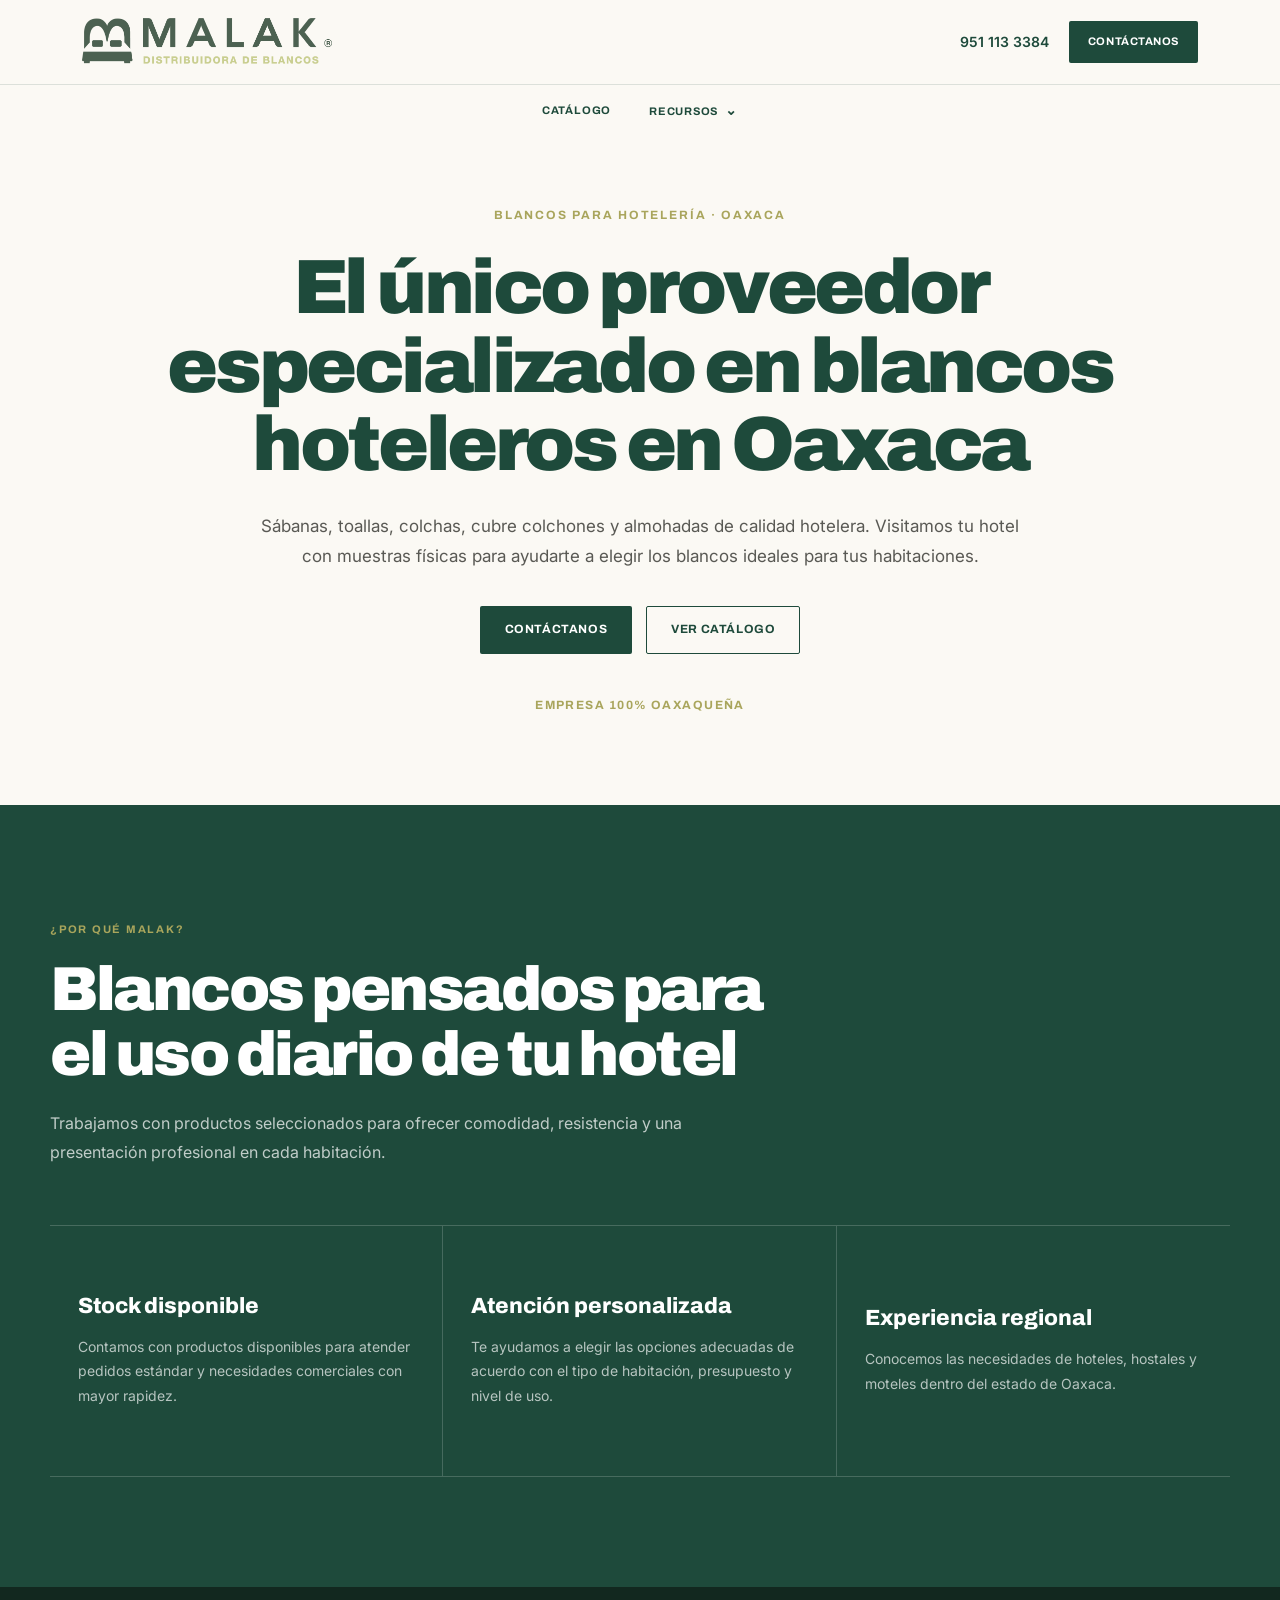
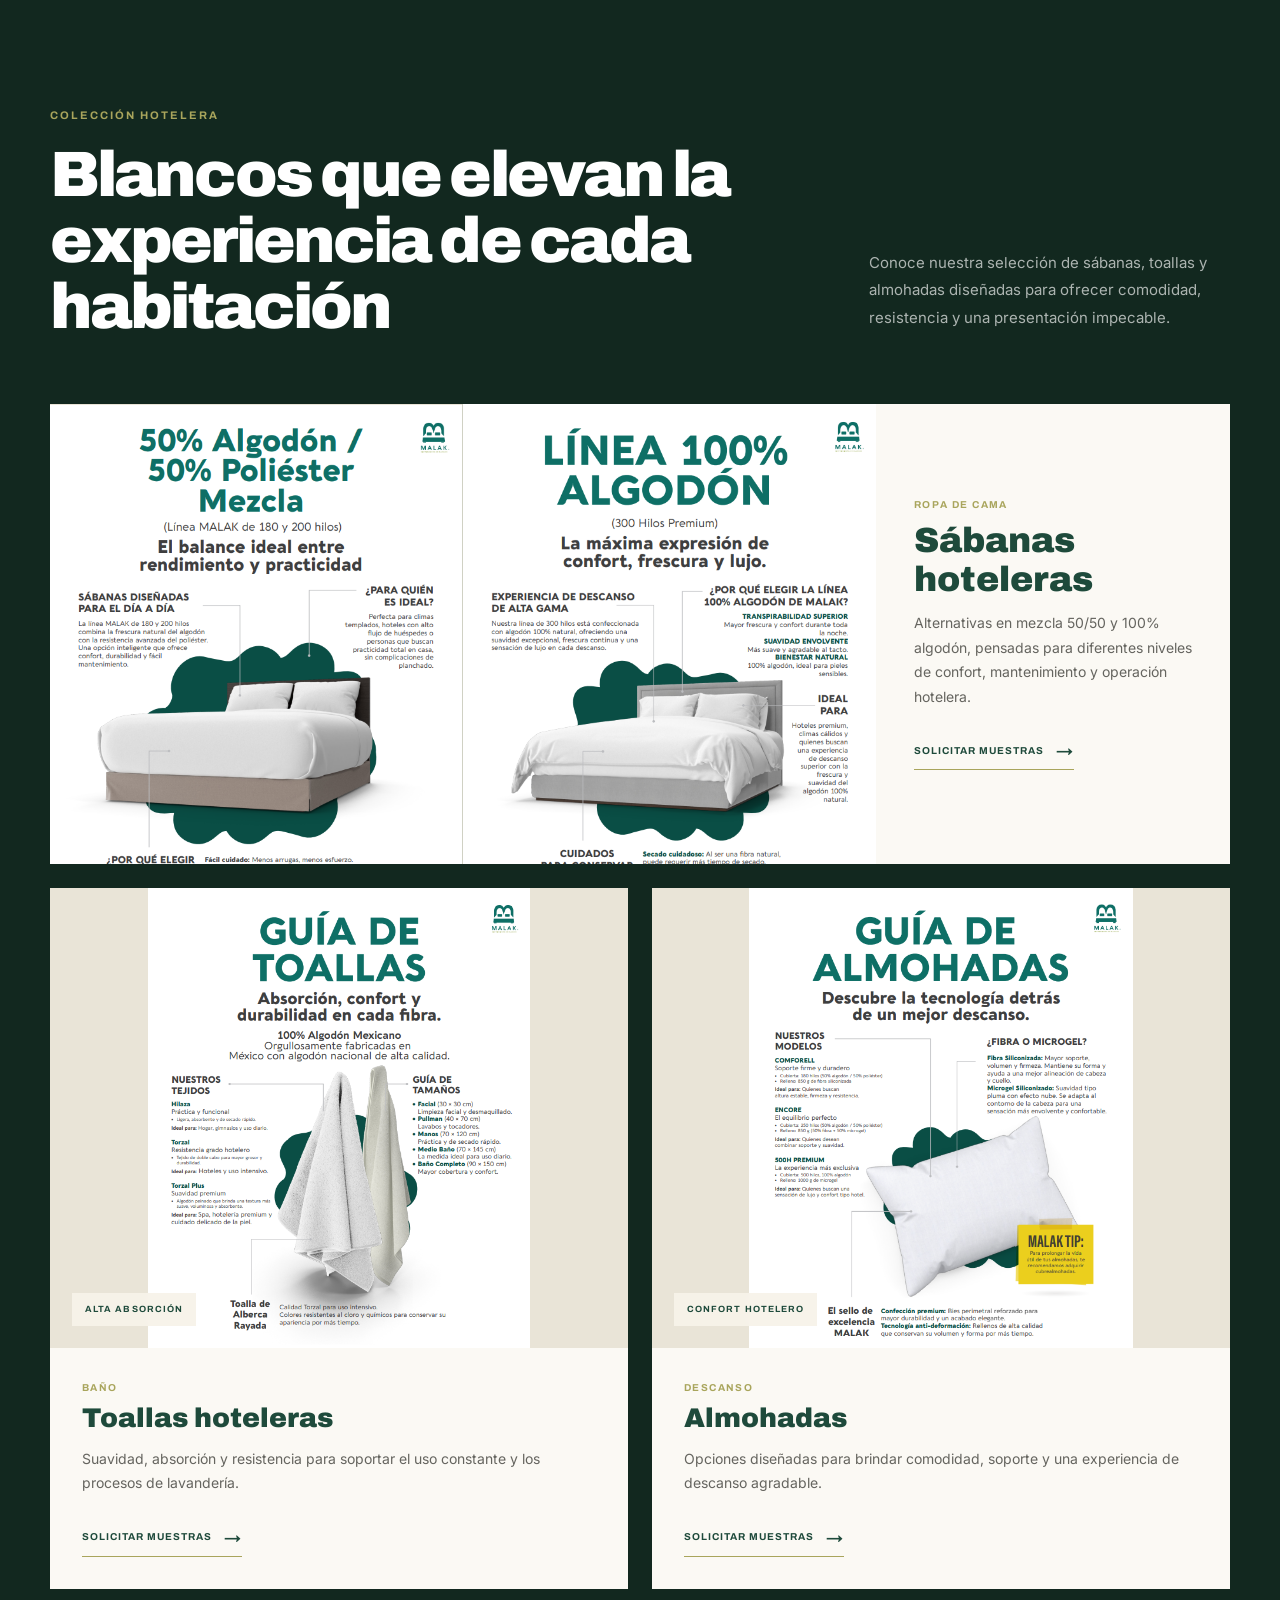
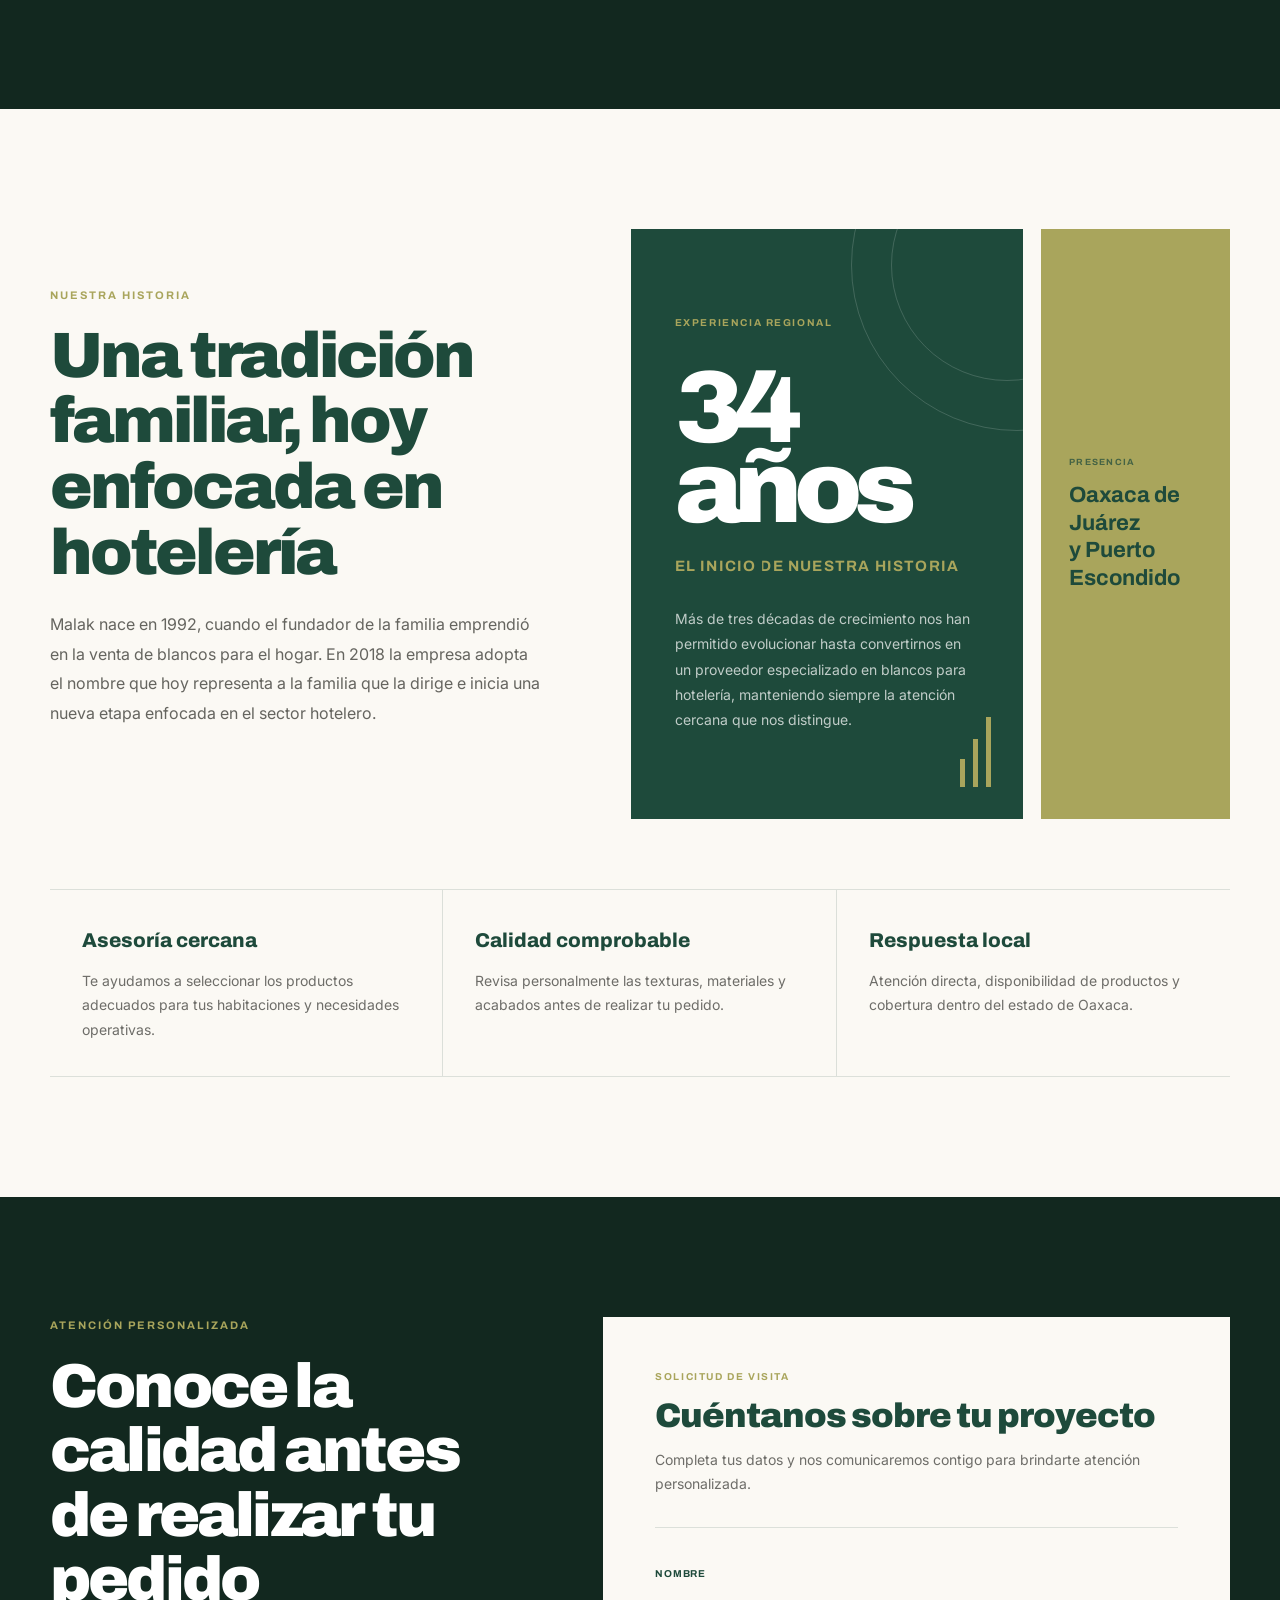
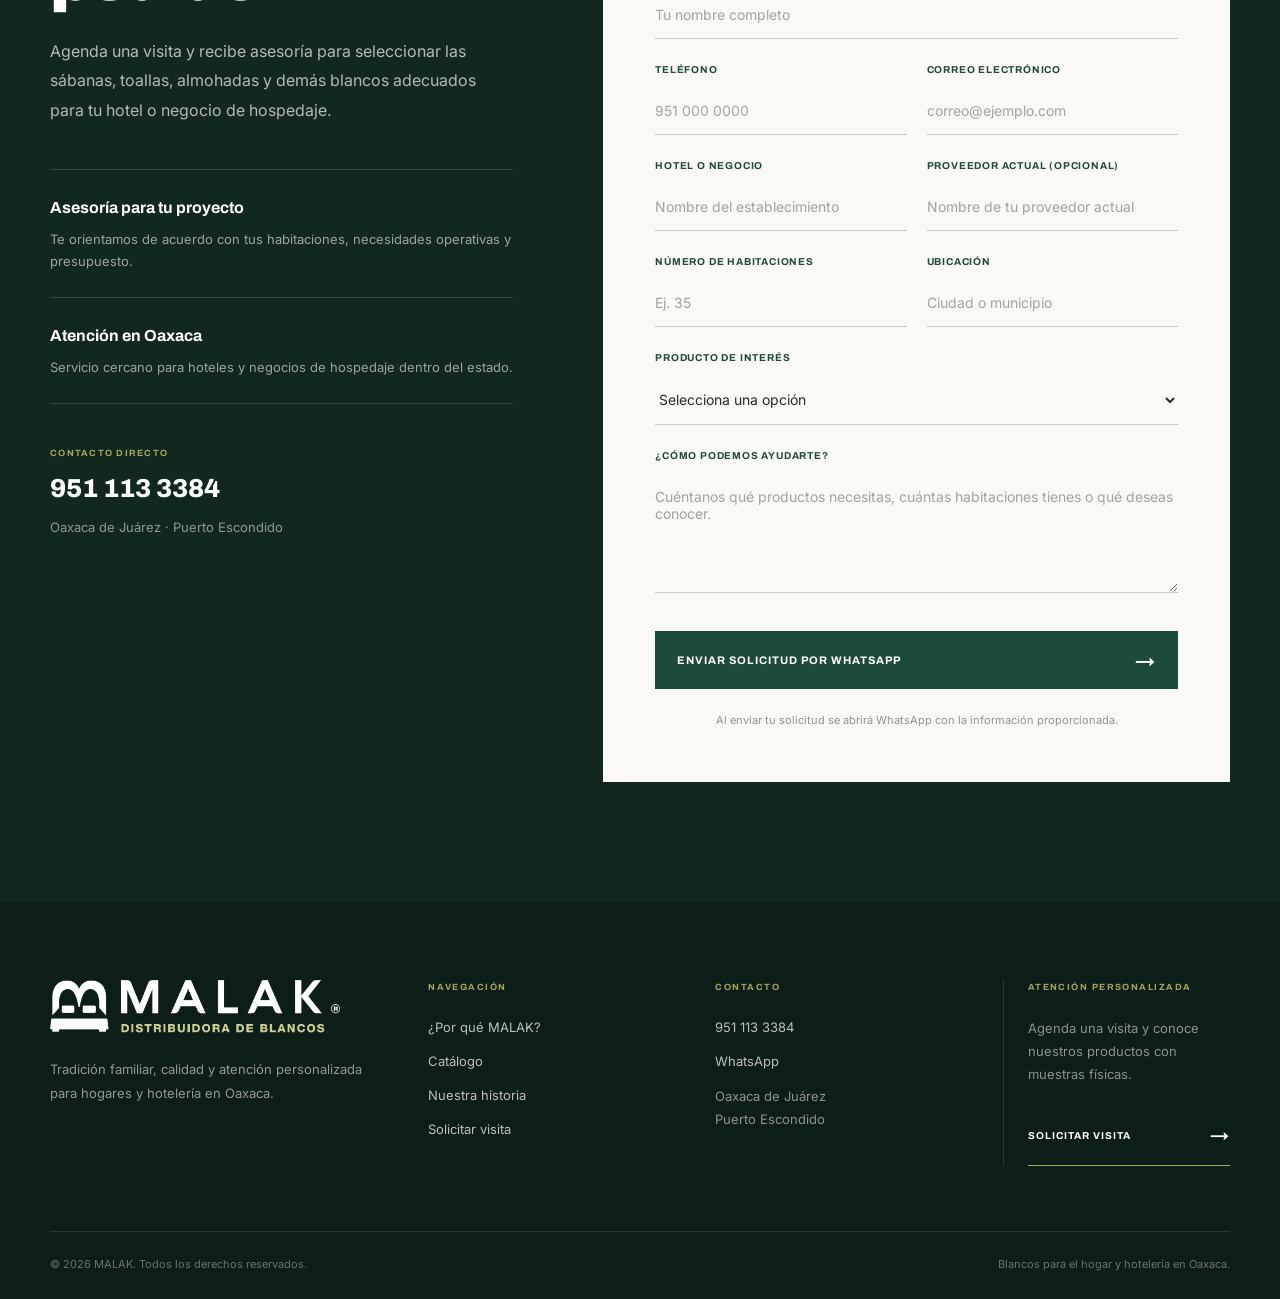
<file: index.html>
<!DOCTYPE html>
<html lang="es">
<head>
    <!-- Google Tag Manager -->
    <script>(function(w,d,s,l,i){w[l]=w[l]||[];w[l].push({'gtm.start':
    new Date().getTime(),event:'gtm.js'});var f=d.getElementsByTagName(s)[0],
    j=d.createElement(s),dl=l!='dataLayer'?'&l='+l:'';j.async=true;j.src=
    'https://www.googletagmanager.com/gtm.js?id='+i+dl;f.parentNode.insertBefore(j,f);
    })(window,document,'script','dataLayer','GTM-TBZ4X2PN');</script>
    <!-- End Google Tag Manager -->

    <!-- Facebook Pixel Code -->
    <script>
    !function(f,b,e,v,n,t,s)
    {if(f.fbq)return;n=f.fbq=function(){n.callMethod?
    n.callMethod.apply(n,arguments):n.queue.push(arguments)};
    if(!f._fbq)f._fbq=n;n.push=n;n.loaded=!0;n.version='2.0';
    n.queue=[];t=b.createElement(e);t.async=!0;
    t.src=v;s=b.getElementsByTagName(e)[0];
    s.parentNode.insertBefore(t,s)}(window,document,'script',
    'https://connect.facebook.net/en_US/fbevents.js');
    
    fbq('init', '1031245929754037');
    fbq('track', 'PageView');
    </script>
    <!-- End Facebook Pixel Code -->

    <meta charset="UTF-8">
    <meta name="viewport" content="width=device-width, initial-scale=1.0">

    <title>MALAK | Blancos para Hotelería</title>

    <link rel="preconnect" href="https://fonts.googleapis.com">

    <link
        href="https://fonts.googleapis.com/css2?family=Archivo:wght@400;600;700;900&family=Inter:wght@400;500;600;700&display=swap"
        rel="stylesheet"
    >

    <link rel="stylesheet" href="./css/styles.css?v=2">
</head>

<body>
    <!-- Google Tag Manager (noscript) -->
    <noscript><iframe src="https://www.googletagmanager.com/ns.html?id=GTM-TBZ4X2PN"
    height="0" width="0" style="display:none;visibility:hidden"></iframe></noscript>
    <!-- End Google Tag Manager (noscript) -->

    <!-- Facebook Pixel Code (noscript) -->
    <noscript>
         <img
             height="1"
             width="1"
             style="display:none"
             src="https://www.facebook.com/tr?id=1031245929754037&ev=PageView&noscript=1"
             alt=""
    >
</noscript>
<!-- End Facebook Pixel Code (noscript) -->

<header>
    <div class="header-inner">

        <div class="logo">
            <img
                src="./img/logo.png"
                alt="MALAK Distribuidora de Blancos"
                class="logo-image"
            >
        </div>

        <div class="header-cta">

            <a
    class="phone-link"
    href="https://wa.me/529511133384"
    target="_blank"
    rel="noopener noreferrer"
>
    951 113 3384
</a>

<button
    class="mobile-menu-toggle"
    type="button"
    aria-label="Abrir menú"
    aria-expanded="false"
    aria-controls="main-navigation"
>
    <span></span>
    <span></span>
    <span></span>
</button>

<a class="btn btn-primary btn-header" href="#solicitud">
    Contáctanos
</a>

        </div>

    </div>
</header>

<nav
    class="main-nav"
    id="main-navigation"
    aria-label="Navegación principal"
>

<a href="./catalogo.html" class="nav-link">
    Catálogo
</a>

    <div class="nav-dropdown">

        <button
            class="nav-dropdown-toggle"
            type="button"
            aria-expanded="false"
        >
            Recursos
            <span aria-hidden="true">⌄</span>
        </button>

        <div class="nav-dropdown-menu">

            <a
            href="./capacitacion.html"
            class="nav-dropdown-item"
        >
                <strong>Capacitación para hoteles</strong>
                <span>Guía de lavandería y cuidado de blancos</span>
            </a>

            <a
            href="calculadora-costos-malak_1.html"
            class="nav-dropdown-item"
        >
            <strong>Calculadora de costos</strong>
            <span>Calcula el costo de tus procesos de lavandería</span>
        </a>

            <a
            href="./costo-por-habitacion.html"
            class="nav-dropdown-item"
        >
            <strong>Costo por habitación</strong>
            <span>Calcula cuánto te cuesta operar cada habitación vendida</span>
        </a>

        </div>

    </div>

</nav>

<main>

        <section class="hero">
            <div class="hero-inner">

                <span class="hero-label">
                    Blancos para hotelería · Oaxaca
                </span>

                <h1>
                    El único proveedor especializado en blancos hoteleros en Oaxaca
                </h1>

                <p class="hero-description">
                    Sábanas, toallas, colchas, cubre colchones y almohadas de
                    calidad hotelera. Visitamos tu hotel con muestras físicas
                    para ayudarte a elegir los blancos ideales para tus habitaciones.
                </p>

                <div class="hero-buttons">
                    <a href="#solicitud" class="btn btn-primary">
                        Contáctanos
                    </a>

                    <a href="#catalogo" class="btn btn-secondary">
                        Ver catálogo
                    </a>
                </div>

                <p class="hero-origin">
                    Empresa 100% oaxaqueña
                </p>

            </div>
        </section>

        <section class="why-malak" id="por-que-malak">
            <div class="why-inner">
        
                <div class="section-heading reveal">
                    <span class="section-label">
                        ¿Por qué MALAK?
                    </span>
        
                    <h2>
                        Blancos pensados para el uso diario de tu hotel
                    </h2>
        
                    <p>
                        Trabajamos con productos seleccionados para ofrecer comodidad,
                        resistencia y una presentación profesional en cada habitación.
                    </p>
                </div>
        
                <div class="benefits-grid">
        
                    <article class="benefit-card reveal">
        
                        <h3>Stock disponible</h3>
        
                        <p>
                            Contamos con productos disponibles para atender pedidos
                            estándar y necesidades comerciales con mayor rapidez.
                        </p>
                    </article>
        
                    <article class="benefit-card reveal reveal-delay-1">
        
                        <h3>Atención personalizada</h3>
        
                        <p>
                            Te ayudamos a elegir las opciones adecuadas de acuerdo con
                            el tipo de habitación, presupuesto y nivel de uso.
                        </p>
                    </article>
        
                    <article class="benefit-card reveal reveal-delay-2">
        
                        <h3>Experiencia regional</h3>
        
                        <p>
                            Conocemos las necesidades de hoteles, hostales y moteles
                            dentro del estado de Oaxaca.
                        </p>
                    </article>
        
                </div>
        
            </div>
        </section>

        <section class="catalog-section" id="catalogo">

            <div class="catalog-container">
        
                <div class="catalog-heading reveal">
        
                    <div>
                        <span class="catalog-eyebrow">
                            Colección hotelera
                        </span>
        
                        <h2>
                            Blancos que elevan la experiencia de cada habitación
                        </h2>
                    </div>
        
                    <p>
                        Conoce nuestra selección de sábanas, toallas y almohadas
                        diseñadas para ofrecer comodidad, resistencia y una
                        presentación impecable.
                    </p>
        
                </div>
        
                <div class="catalog-layout">
        
                    <!-- Producto principal -->
                    <article class="product-card product-card-featured reveal">
        
                        <div class="product-images product-images-double">
        
                            <img
                                src="img/image-4.png"
                                alt="Sábanas hoteleras mezcla 50/50"
                            >
        
                            <img
                                src="img/image-3.png"
                                alt="Sábanas hoteleras de algodón"
                            >
        
                        </div>
        
                        <div class="product-content">
        
                            <div>
                                <span class="product-category">
                                    Ropa de cama
                                </span>
        
                                <h3>Sábanas hoteleras</h3>
        
                                <p>
                                    Alternativas en mezcla 50/50 y 100% algodón,
                                    pensadas para diferentes niveles de confort,
                                    mantenimiento y operación hotelera.
                                </p>
                            </div>
        
                            <a href="#solicitud" class="product-link">
                                Solicitar muestras
                                <span aria-hidden="true">→</span>
                            </a>
        
                        </div>
        
                    </article>
        
                    <!-- Toallas -->
                    <article class="product-card reveal reveal-delay-1">
        
                        <div class="product-image">
        
                            <img
                                src="img/image-2.png"
                                alt="Guía de toallas hoteleras"
                            >
        
                            <span class="product-badge">
                                Alta absorción
                            </span>
        
                        </div>
        
                        <div class="product-content">
        
                            <div>
                                <span class="product-category">
                                    Baño
                                </span>
        
                                <h3>Toallas hoteleras</h3>
        
                                <p>
                                    Suavidad, absorción y resistencia para soportar
                                    el uso constante y los procesos de lavandería.
                                </p>
                            </div>
        
                            <a href="#solicitud" class="product-link">
                                Solicitar muestras
                                <span aria-hidden="true">→</span>
                            </a>
        
                        </div>
        
                    </article>
        
                    <!-- Almohadas -->
                    <article class="product-card reveal reveal-delay-2">
        
                        <div class="product-image">
        
                            <img
                                src="img/image.png"
                                alt="Guía de almohadas hoteleras"
                            >
        
                            <span class="product-badge">
                                Confort hotelero
                            </span>
        
                        </div>
        
                        <div class="product-content">
        
                            <div>
                                <span class="product-category">
                                    Descanso
                                </span>
        
                                <h3>Almohadas</h3>
        
                                <p>
                                    Opciones diseñadas para brindar comodidad,
                                    soporte y una experiencia de descanso agradable.
                                </p>
                            </div>
        
                            <a href="#solicitud" class="product-link">
                                Solicitar muestras
                                <span aria-hidden="true">→</span>
                            </a>
        
                        </div>
        
                    </article>
        
                </div>
        
            </div>
        
        </section>

        <section class="story-section" id="historia">

            <div class="story-container">
        
                <div class="story-intro reveal">
        
                    <span class="story-eyebrow">
                        Nuestra historia
                    </span>
        
                    <h2>
                        Una tradición familiar, hoy enfocada en hotelería
                    </h2>
        
                    <p>
                        Malak nace en 1992, cuando el fundador de la familia emprendió
                        en la venta de blancos para el hogar. En 2018 la empresa adopta
                        el nombre que hoy representa a la familia que la dirige e inicia
                        una nueva etapa enfocada en el sector hotelero.
                    </p>
        
                </div>
        
                <div class="story-visual reveal reveal-delay-1">
        
                    <div class="story-main-card">
        
                        <span class="story-card-label">
                            Experiencia regional
                        </span>
        
                        <strong>34 años</strong>
        
                        <span class="story-years">
                            El inicio de nuestra historia
                        </span>
        
                        <p>
                            Más de tres décadas de crecimiento nos han permitido evolucionar
                            hasta convertirnos en un proveedor especializado en blancos para
                            hotelería, manteniendo siempre la atención cercana que nos distingue.
                        </p>
        
                        <div class="story-lines">
                            <span></span>
                            <span></span>
                            <span></span>
                        </div>
        
                    </div>
        
                    <div class="story-small-card story-location">
        
                        <span>Presencia</span>
        
                        <strong>
                            Oaxaca de Juárez<br>
                            y Puerto Escondido
                        </strong>
        
                    </div>
        
                </div>
        
            </div>
        
            <div class="story-values">

                <article class="reveal">
                    <h3>Asesoría cercana</h3>
                    <p>
                        Te ayudamos a seleccionar los productos adecuados para
                        tus habitaciones y necesidades operativas.
                    </p>
                </article>
            
                <article class="reveal reveal-delay-1">
                    <h3>Calidad comprobable</h3>
                    <p>
                        Revisa personalmente las texturas, materiales y acabados
                        antes de realizar tu pedido.
                    </p>
                </article>
            
                <article class="reveal reveal-delay-2">
                    <h3>Respuesta local</h3>
                    <p>
                        Atención directa, disponibilidad de productos y cobertura
                        dentro del estado de Oaxaca.
                    </p>
                </article>
            
            </div>
        
        </section>

        <section class="contact-section" id="solicitud">

            <div class="contact-container">
        
                <div class="contact-information reveal">
        
                    <span class="contact-eyebrow">
                        Atención personalizada
                    </span>
        
                    <h2>
                        Conoce la calidad antes de realizar tu pedido
                    </h2>
        
                    <p class="contact-description">
                        Agenda una visita y recibe asesoría para seleccionar las
                        sábanas, toallas, almohadas y demás blancos adecuados para
                        tu hotel o negocio de hospedaje.
                    </p>
        
                    <div class="contact-benefits">
        
                        <article class="contact-benefit">
        
                            <div>
                                <strong>Asesoría para tu proyecto</strong>
        
                                <p>
                                    Te orientamos de acuerdo con tus habitaciones,
                                    necesidades operativas y presupuesto.
                                </p>
                            </div>
                        </article>
        
                        <article class="contact-benefit">
        
                            <div>
                                <strong>Atención en Oaxaca</strong>
        
                                <p>
                                    Servicio cercano para hoteles y negocios de
                                    hospedaje dentro del estado.
                                </p>
                            </div>
                        </article>
        
                    </div>
        
                    <div class="contact-direct">
        
                        <span>Contacto directo</span>
        
                        <a
                        href="https://wa.me/529511133384"
                        target="_blank"
                        rel="noopener noreferrer"
                    >
                        951 113 3384
                    </a>
        
                        <p>
                            Oaxaca de Juárez · Puerto Escondido
                        </p>
        
                    </div>
        
                </div>
        
                <div class="contact-form-wrapper reveal reveal-delay-1">
        
                    <div class="form-heading">
        
                        <span>Solicitud de visita</span>
        
                        <h3>
                            Cuéntanos sobre tu proyecto
                        </h3>
        
                        <p>
                            Completa tus datos y nos comunicaremos contigo para
                            brindarte atención personalizada.
                        </p>
        
                    </div>
        
                    <form class="contact-form" id="contact-form">
        
                        <div class="form-group form-group-full">
                            <label for="nombre">
                                Nombre
                            </label>
        
                            <input
                                type="text"
                                id="nombre"
                                name="nombre"
                                placeholder="Tu nombre completo"
                                required
                            >
                        </div>
        
                        <div class="form-grid">
        
                            <div class="form-group">
                                <label for="telefono">
                                    Teléfono
                                </label>
        
                                <input
                                    type="tel"
                                    id="telefono"
                                    name="telefono"
                                    placeholder="951 000 0000"
                                    required
                                >
                            </div>
        
                            <div class="form-group">
                                <label for="correo">
                                    Correo electrónico
                                </label>
        
                                <input
                                    type="email"
                                    id="correo"
                                    name="correo"
                                    placeholder="correo@ejemplo.com"
                                >
                            </div>
        
                        </div>
        
                        <div class="form-grid">

                            <div class="form-group">
                                <label for="negocio">
                                    Hotel o negocio
                                </label>
                        
                                <input
                                    type="text"
                                    id="negocio"
                                    name="negocio"
                                    placeholder="Nombre del establecimiento"
                                >
                            </div>
                        
                            <div class="form-group">
                                <label for="proveedor">
                                    Proveedor actual (opcional)
                                </label>
                        
                                <input
                                    type="text"
                                    id="proveedor"
                                    name="proveedor"
                                    placeholder="Nombre de tu proveedor actual"
                                >
                            </div>
                        
                        </div>
                        
                        <div class="form-grid">
                        
                            <div class="form-group">
                                <label for="habitaciones">
                                    Número de habitaciones
                                </label>
                        
                                <input
                                    type="number"
                                    id="habitaciones"
                                    name="habitaciones"
                                    placeholder="Ej. 35"
                                    min="1"
                                >
                            </div>
                        
                            <div class="form-group">
                                <label for="ubicacion">
                                    Ubicación
                                </label>
                        
                                <input
                                    type="text"
                                    id="ubicacion"
                                    name="ubicacion"
                                    placeholder="Ciudad o municipio"
                                >
                            </div>
                        
                        </div>
        
                        <div class="form-group form-group-full">
                            <label for="interes">
                                Producto de interés
                            </label>
        
                            <select id="interes" name="interes" required>
                                <option value="" selected disabled>
                                    Selecciona una opción
                                </option>
        
                                <option value="Sábanas hoteleras">
                                    Sábanas hoteleras
                                </option>
        
                                <option value="Toallas hoteleras">
                                    Toallas hoteleras
                                </option>
        
                                <option value="Almohadas">
                                    Almohadas
                                </option>
        
                                <option value="Blancos para habitación">
                                    Blancos para habitación
                                </option>
        
                                <option value="Proyecto completo">
                                    Proyecto completo
                                </option>
        
                                <option value="Otros productos">
                                    Otros productos
                                </option>
                            </select>
                        </div>
        
                        <div class="form-group form-group-full">
                            <label for="mensaje">
                                ¿Cómo podemos ayudarte?
                            </label>
        
                            <textarea
                                id="mensaje"
                                name="mensaje"
                                rows="5"
                                placeholder="Cuéntanos qué productos necesitas, cuántas habitaciones tienes o qué deseas conocer."
                            ></textarea>
                        </div>
        
                        <button type="submit" class="form-submit">
                            <span>Enviar solicitud por WhatsApp</span>
                            <span aria-hidden="true">→</span>
                        </button>
        
                        <p class="form-notice">
                            Al enviar tu solicitud se abrirá WhatsApp con la
                            información proporcionada.
                        </p>
        
                    </form>
        
                </div>
        
            </div>
        
        </section>

    </main>

    <footer class="site-footer">

        <div class="footer-container reveal">
    
            <div class="footer-brand">
    
                <div class="footer-logo">
                    <img
                        src="./img/MALAK3.png"
                        alt="MALAK Distribuidora de Blancos"
                        class="footer-logo-image"
                    >
                </div>
    
                <p>
                    Tradición familiar, calidad y atención personalizada
                    para hogares y hotelería en Oaxaca.
                </p>
    
            </div>
    
            <div class="footer-column">
    
                <span class="footer-title">Navegación</span>
    
                <a href="#por-que-malak">¿Por qué MALAK?</a>
                <a href="./catalogo.html">Catálogo</a>
                <a href="#historia">Nuestra historia</a>
                <a href="#solicitud">Solicitar visita</a>
    
            </div>
    
            <div class="footer-column">
    
                <span class="footer-title">Contacto</span>
    
                <a
                href="https://wa.me/529511133384"
                target="_blank"
                rel="noopener noreferrer"
            >
                951 113 3384
            </a>
    
                <a
                    href="https://wa.me/529511133384"
                    target="_blank"
                    rel="noopener noreferrer"
                >
                    WhatsApp
                </a>
    
                <p>
                    Oaxaca de Juárez<br>
                    Puerto Escondido
                </p>
    
            </div>
    
            <div class="footer-column footer-cta-column">
    
                <span class="footer-title">
                    Atención personalizada
                </span>
    
                <p>
                    Agenda una visita y conoce nuestros productos con
                    muestras físicas.
                </p>
    
                <a href="#solicitud" class="footer-button">
                    Solicitar visita
                    <span aria-hidden="true">→</span>
                </a>
    
            </div>
    
        </div>
    
        <div class="footer-bottom">
    
            <p>
                © <span id="current-year"></span> MALAK. Todos los derechos reservados.
            </p>
    
            <p>
                Blancos para el hogar y hotelería en Oaxaca.
            </p>
    
        </div>
    
    </footer>

    <div class="image-modal" id="imageModal">

        <span class="image-modal-close">&times;</span>
    
        <img
            class="image-modal-content"
            id="modalImage"
            alt=""
        >
    
    </div>

    <script src="./js/main.js?v=3"></script>

</body>
</html>
</file>
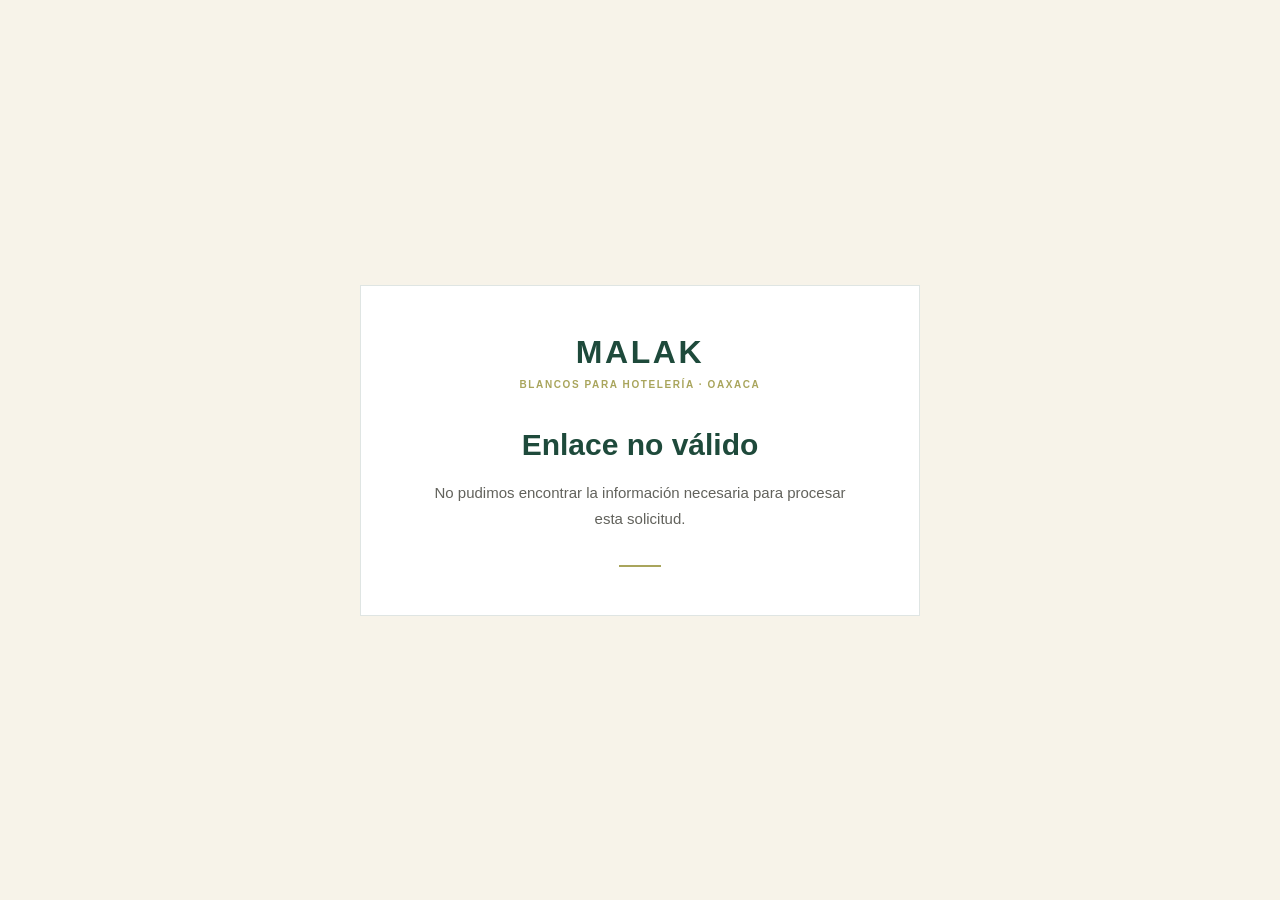
<file: baja-email.html>
<!DOCTYPE html>
<html lang="es">
<head>
  <meta charset="UTF-8">

  <meta
    name="viewport"
    content="width=device-width, initial-scale=1.0"
  >

  <title>Baja de correo | MALAK</title>

  <style>
    :root {
      --green: #1e4a3b;
      --green-dark: #12281f;
      --gold: #a9a55c;
      --cream: #f7f3e9;
      --cream-light: #fbf9f4;
      --charcoal: #2b2b26;
      --white: #ffffff;
      --line: rgba(30, 74, 59, .14);
    }

    * {
      box-sizing: border-box;
    }

    body {
      margin: 0;
      min-height: 100vh;
      display: flex;
      align-items: center;
      justify-content: center;
      padding: 24px;
      background: var(--cream);
      font-family: Arial, Helvetica, sans-serif;
      color: var(--charcoal);
    }

    .card {
      width: 100%;
      max-width: 560px;
      background: var(--white);
      border: 1px solid var(--line);
      padding: 48px 36px;
      text-align: center;
    }

    .logo {
      margin-bottom: 8px;
      font-size: 32px;
      font-weight: 800;
      letter-spacing: .08em;
      color: var(--green);
    }

    .subtitle {
      margin-bottom: 38px;
      font-size: 10px;
      font-weight: 700;
      letter-spacing: .16em;
      text-transform: uppercase;
      color: var(--gold);
    }

    h1 {
      margin: 0 0 18px;
      font-size: 30px;
      line-height: 1.15;
      color: var(--green);
    }

    p {
      margin: 0 auto 28px;
      max-width: 430px;
      font-size: 15px;
      line-height: 1.75;
      color: #62625c;
    }

    button {
      border: 0;
      padding: 16px 24px;
      background: var(--green);
      color: var(--white);
      font-size: 12px;
      font-weight: 700;
      letter-spacing: .07em;
      text-transform: uppercase;
      cursor: pointer;
    }

    button:hover {
      background: var(--green-dark);
    }

    .line {
      width: 42px;
      height: 2px;
      margin: 32px auto 0;
      background: var(--gold);
    }

    .hidden {
      display: none;
    }
  </style>
</head>

<body>

  <main class="card">

    <div class="logo">
      MALAK
    </div>

    <div class="subtitle">
      Blancos para hotelería · Oaxaca
    </div>


    <section id="confirmar">

      <h1>
        ¿Deseas dejar de recibir nuestros correos?
      </h1>

      <p>
        Al confirmar, dejarás de recibir promociones y novedades
        de MALAK por correo electrónico.
        Tus preferencias de WhatsApp no cambiarán.
      </p>

      <form
        id="unsubscribe-form"
        method="POST"
      >

        <button type="submit">
          Confirmar baja
        </button>

      </form>

    </section>


    <section
      id="exito"
      class="hidden"
    >

      <h1>
        Baja confirmada
      </h1>

      <p>
        Ya no recibirás promociones por correo electrónico de MALAK.
        Tus demás preferencias permanecen sin cambios.
      </p>

    </section>


    <section
      id="ya-baja"
      class="hidden"
    >

      <h1>
        Ya estás dado de baja
      </h1>

      <p>
        Tu correo ya no se encuentra suscrito a las promociones
        y novedades de MALAK.
      </p>

    </section>


    <section
      id="error"
      class="hidden"
    >

      <h1>
        Enlace no válido
      </h1>

      <p>
        No pudimos encontrar la información necesaria para
        procesar esta solicitud.
      </p>

    </section>


    <div class="line"></div>

  </main>


  <script>

    const params =
      new URLSearchParams(
        window.location.search
      );


    const token =
      params.get("token");


    const estado =
      params.get("estado");


    const confirmar =
      document.getElementById("confirmar");

    const exito =
      document.getElementById("exito");

    const yaBaja =
      document.getElementById("ya-baja");

    const error =
      document.getElementById("error");

    const form =
      document.getElementById("unsubscribe-form");


    function ocultarTodo() {

      confirmar.classList.add("hidden");

      exito.classList.add("hidden");

      yaBaja.classList.add("hidden");

      error.classList.add("hidden");

    }


    if (estado === "ok") {

      ocultarTodo();

      exito.classList.remove("hidden");

    }

    else if (estado === "ya") {

      ocultarTodo();

      yaBaja.classList.remove("hidden");

    }

    else if (estado === "error") {

      ocultarTodo();

      error.classList.remove("hidden");

    }

    else if (!token) {

      ocultarTodo();

      error.classList.remove("hidden");

    }

    else {

      form.action =
        "https://xxeoeqxtkiorhzpgwmlr.supabase.co/functions/v1/baja-email-malak?token="
        + encodeURIComponent(token);

    }

  </script>

</body>
</html>
</file>
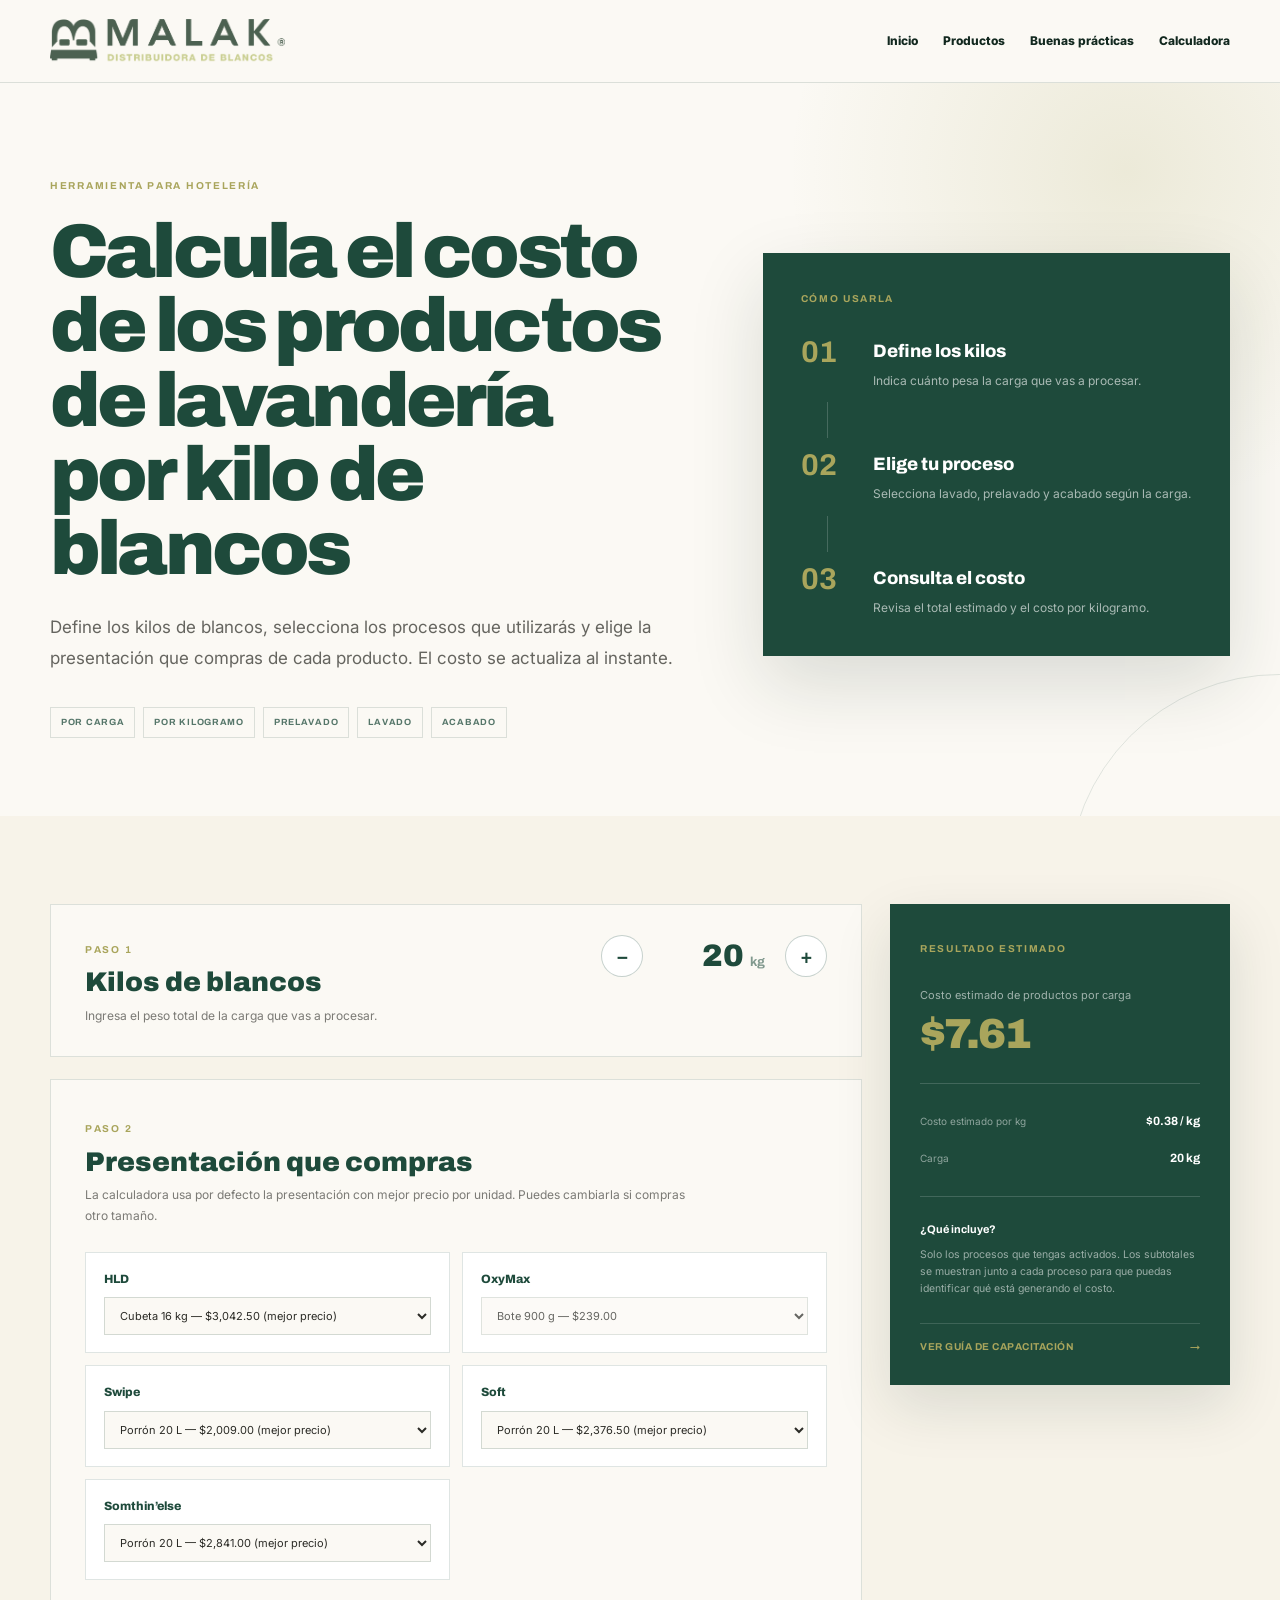
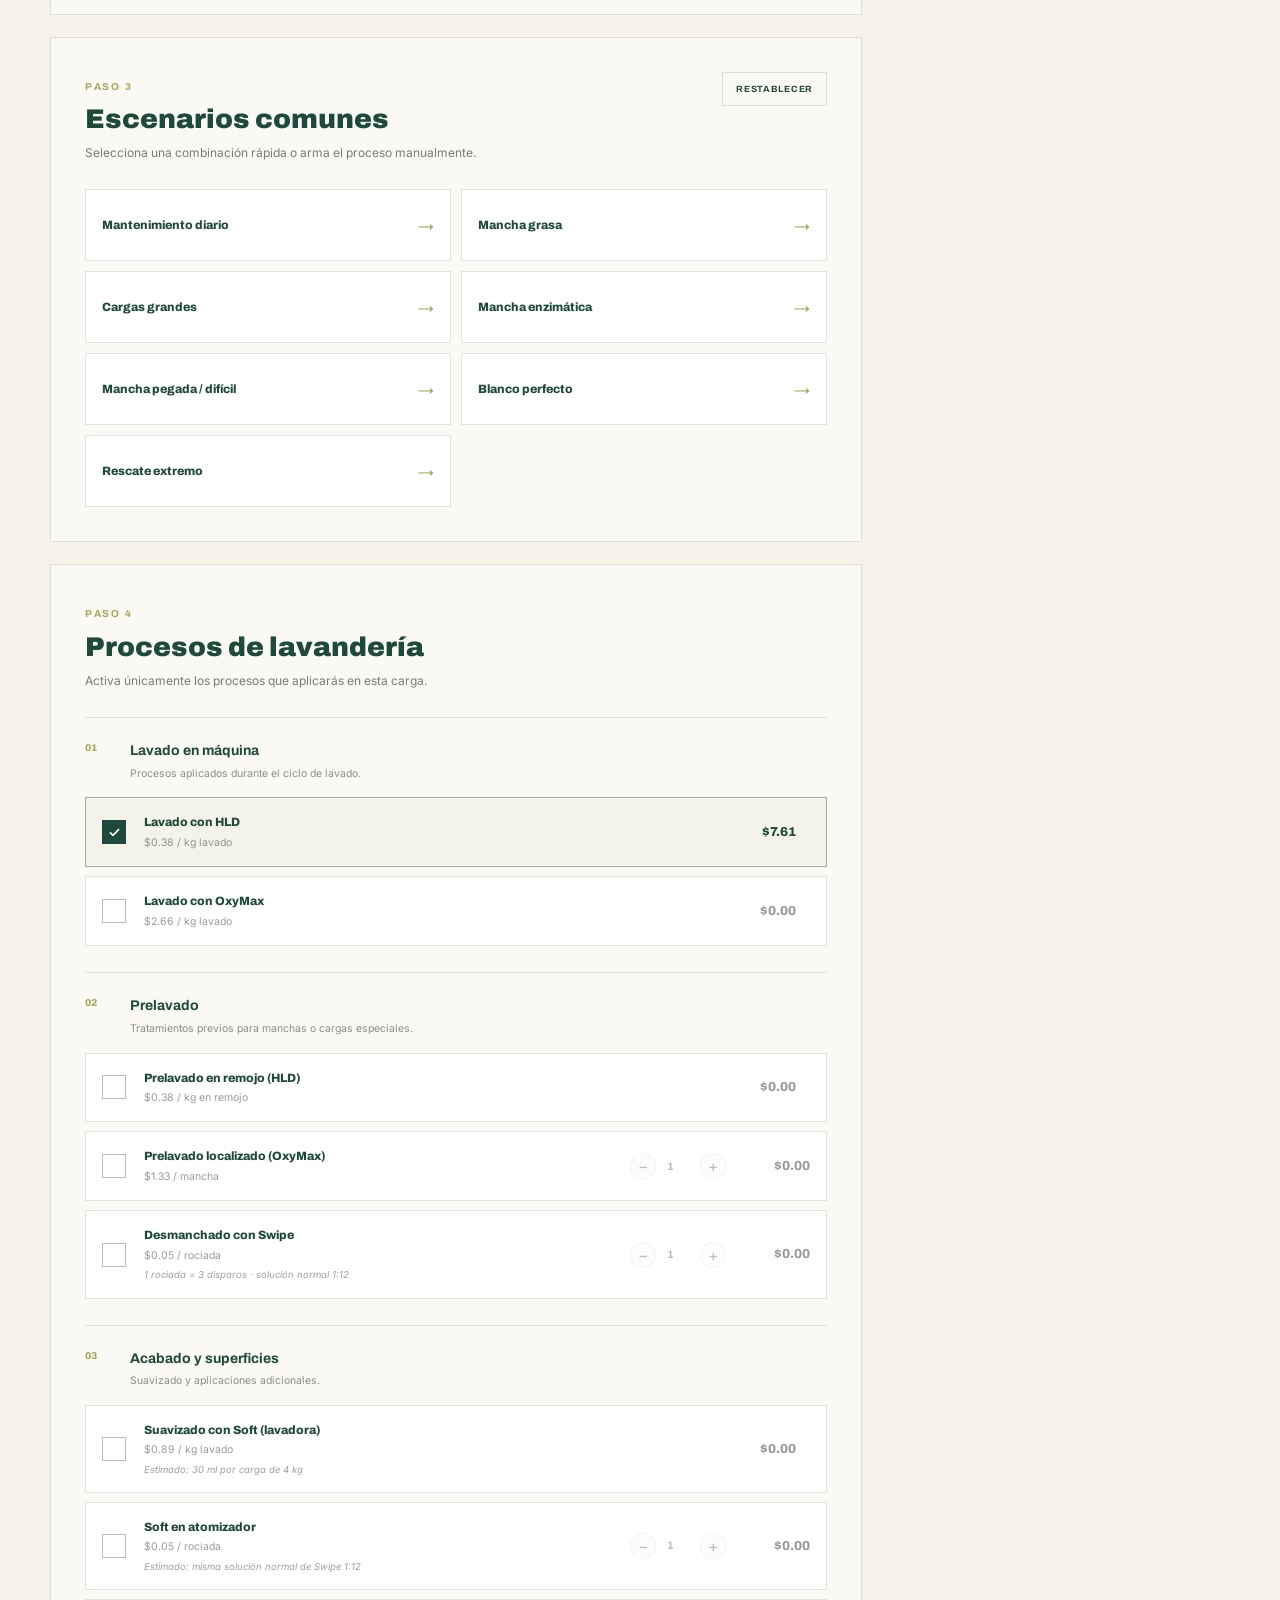
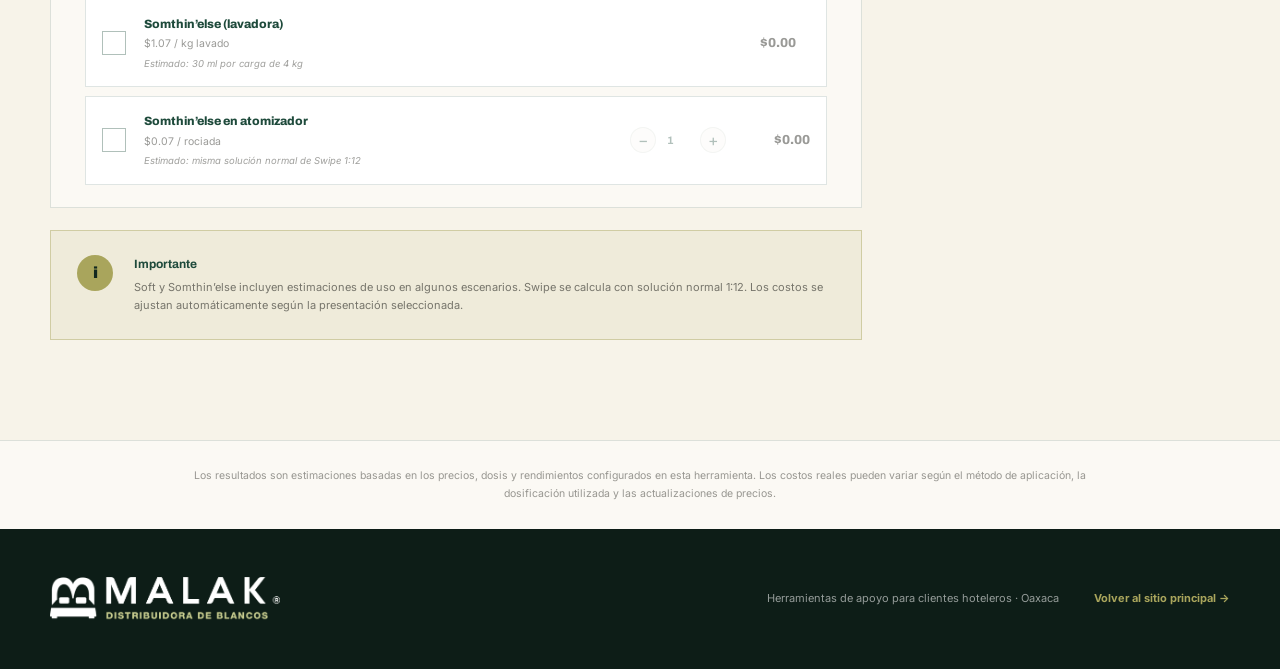
<file: calculadora-costos-malak_1.html>
<!DOCTYPE html>
<html lang="es">
<head>
    <meta charset="UTF-8">
    <meta name="viewport" content="width=device-width, initial-scale=1.0, viewport-fit=cover">
    <title>Calculadora de Costos de Lavandería | MALAK</title>

    <link rel="preconnect" href="https://fonts.googleapis.com">
    <link href="https://fonts.googleapis.com/css2?family=Archivo:wght@400;600;700;800;900&family=Inter:wght@400;500;600;700&display=swap" rel="stylesheet">
    <link rel="stylesheet" href="./css/calculadora.css">
</head>

<body>

    <header class="site-header">
    <div class="header-inner">
        <a aria-label="Ir al inicio" class="brand" href="./index.html">
            <img alt="MALAK Distribuidora de Blancos" src="./img/logo.png">
        </a>

        <nav class="main-nav" id="mainNav" aria-label="Navegación de recursos">
            <a href="./index.html">Inicio</a>
            <a href="./capacitacion.html#productos">Productos</a>
            <a href="./capacitacion.html#buenas-practicas">Buenas prácticas</a>
            <a href="./calculadora-costos-malak_1.html">Calculadora</a>
        </nav>

        <button aria-expanded="false" aria-label="Abrir menú" class="menu-toggle" type="button">
            <span></span><span></span><span></span>
        </button>
    </div>
</header>
<main>

<section class="calculator-hero">
    <div class="calculator-shell calculator-hero-grid">

        <div class="calculator-hero-copy">
            <span class="calculator-eyebrow">Herramienta para hotelería</span>

            <h1>Calcula el costo de los productos de lavandería por kilo de blancos</h1>

            <p class="calculator-hero-lead">
                Define los kilos de blancos, selecciona los procesos que utilizarás
                y elige la presentación que compras de cada producto.
                El costo se actualiza al instante.
            </p>

            <div class="calculator-hero-tags">
                <span>Por carga</span>
                <span>Por kilogramo</span>
                <span>Prelavado</span>
                <span>Lavado</span>
                <span>Acabado</span>
            </div>
        </div>

        <aside class="calculator-hero-card">
            <span class="calculator-panel-label">Cómo usarla</span>

            <div class="calculator-route-step">
                <strong>01</strong>
                <div>
                    <span>Define los kilos</span>
                    <p>Indica cuánto pesa la carga que vas a procesar.</p>
                </div>
            </div>

            <div class="calculator-route-line"></div>

            <div class="calculator-route-step">
                <strong>02</strong>
                <div>
                    <span>Elige tu proceso</span>
                    <p>Selecciona lavado, prelavado y acabado según la carga.</p>
                </div>
            </div>

            <div class="calculator-route-line"></div>

            <div class="calculator-route-step">
                <strong>03</strong>
                <div>
                    <span>Consulta el costo</span>
                    <p>Revisa el total estimado y el costo por kilogramo.</p>
                </div>
            </div>
        </aside>

    </div>
</section>

<section class="calculator-section" id="calculadora">
    <div class="calculator-shell calculator-layout">

        <div class="calculator-main">

            <section class="calculator-panel calculator-kilos-panel">
                <div class="panel-heading">
                    <div>
                        <span class="panel-kicker">Paso 1</span>
                        <h2>Kilos de blancos</h2>
                        <p>Ingresa el peso total de la carga que vas a procesar.</p>
                    </div>

                    <div class="kg-stepper">
                        <button type="button" id="kgMinus" aria-label="Restar kilos">−</button>

                        <div class="kg-input-wrap">
                            <input id="kgInput" type="number" min="0" step="any" value="20" inputmode="decimal" aria-label="Kilos de blancos">
                            <span>kg</span>
                        </div>

                        <button type="button" id="kgPlus" aria-label="Sumar kilos">+</button>
                    </div>
                </div>
            </section>

            <section class="calculator-panel">
                <div class="panel-heading">
                    <div>
                        <span class="panel-kicker">Paso 2</span>
                        <h2>Presentación que compras</h2>
                        <p>
                            La calculadora usa por defecto la presentación con mejor precio
                            por unidad. Puedes cambiarla si compras otro tamaño.
                        </p>
                    </div>
                </div>

                <div class="size-grid" id="sizeGrid"></div>
            </section>

            <section class="calculator-panel">
                <div class="panel-heading">
                    <div>
                        <span class="panel-kicker">Paso 3</span>
                        <h2>Escenarios comunes</h2>
                        <p>Selecciona una combinación rápida o arma el proceso manualmente.</p>
                    </div>

                    <button type="button" id="resetCalculator" class="reset-button">
                        Restablecer
                    </button>
                </div>

                <div class="preset-grid" id="presetRow"></div>
            </section>

            <section class="calculator-panel calculator-process-panel">
                <div class="panel-heading">
                    <div>
                        <span class="panel-kicker">Paso 4</span>
                        <h2>Procesos de lavandería</h2>
                        <p>Activa únicamente los procesos que aplicarás en esta carga.</p>
                    </div>
                </div>

                <div class="process-group">
                    <div class="process-group-heading">
                        <span>01</span>
                        <div>
                            <strong>Lavado en máquina</strong>
                            <p>Procesos aplicados durante el ciclo de lavado.</p>
                        </div>
                    </div>
                    <div id="rows-lavado" class="process-list"></div>
                </div>

                <div class="process-group">
                    <div class="process-group-heading">
                        <span>02</span>
                        <div>
                            <strong>Prelavado</strong>
                            <p>Tratamientos previos para manchas o cargas especiales.</p>
                        </div>
                    </div>
                    <div id="rows-prelavado" class="process-list"></div>
                </div>

                <div class="process-group">
                    <div class="process-group-heading">
                        <span>03</span>
                        <div>
                            <strong>Acabado y superficies</strong>
                            <p>Suavizado y aplicaciones adicionales.</p>
                        </div>
                    </div>
                    <div id="rows-acabado" class="process-list"></div>
                </div>
            </section>

            <aside class="calculator-note">
                <div class="calculator-note-icon">i</div>
                <div>
                    <strong>Importante</strong>
                    <p>
                        Soft y Somthin’else incluyen estimaciones de uso en algunos escenarios.
                        Swipe se calcula con solución normal 1:12. Los costos se ajustan
                        automáticamente según la presentación seleccionada.
                    </p>
                </div>
            </aside>

        </div>

        <aside class="calculator-summary">
            <div class="summary-card">

                <span class="summary-kicker">Resultado estimado</span>

                <div class="summary-main">
                    <span>Costo estimado de productos por carga</span>
                    <strong id="totalValue">$0.00</strong>
                </div>

                <div class="summary-divider"></div>

                <div class="summary-stats">
                    <div>
                        <span>Costo estimado por kg</span>
                        <strong id="perKgValue">$0.00 / kg</strong>
                    </div>

                    <div>
                        <span>Carga</span>
                        <strong id="kgEcho">0 kg</strong>
                    </div>
                </div>

                <div class="summary-help">
                    <strong>¿Qué incluye?</strong>
                    <p>
                        Solo los procesos que tengas activados. Los subtotales se muestran
                        junto a cada proceso para que puedas identificar qué está generando el costo.
                    </p>
                </div>

                <a href="./capacitacion.html" class="summary-link">
                    Ver guía de capacitación
                    <span aria-hidden="true">→</span>
                </a>

            </div>
        </aside>

    </div>
</section>

<section class="calculator-disclaimer">
    <div class="calculator-shell">
        <p>
            Los resultados son estimaciones basadas en los precios, dosis y rendimientos
            configurados en esta herramienta. Los costos reales pueden variar según el
            método de aplicación, la dosificación utilizada y las actualizaciones de precios.
        </p>
    </div>
</section>

</main>

<footer class="resource-footer">
    <div class="resource-footer-inner">
        <img src="./img/MALAK3.png"
             alt="MALAK Distribuidora de Blancos"
             class="resource-footer-logo">

        <p>Herramientas de apoyo para clientes hoteleros · Oaxaca</p>

        <a href="./index.html">Volver al sitio principal →</a>
    </div>
</footer>

<script src="./js/calculadora.js"></script>

</body>
</html>
</file>
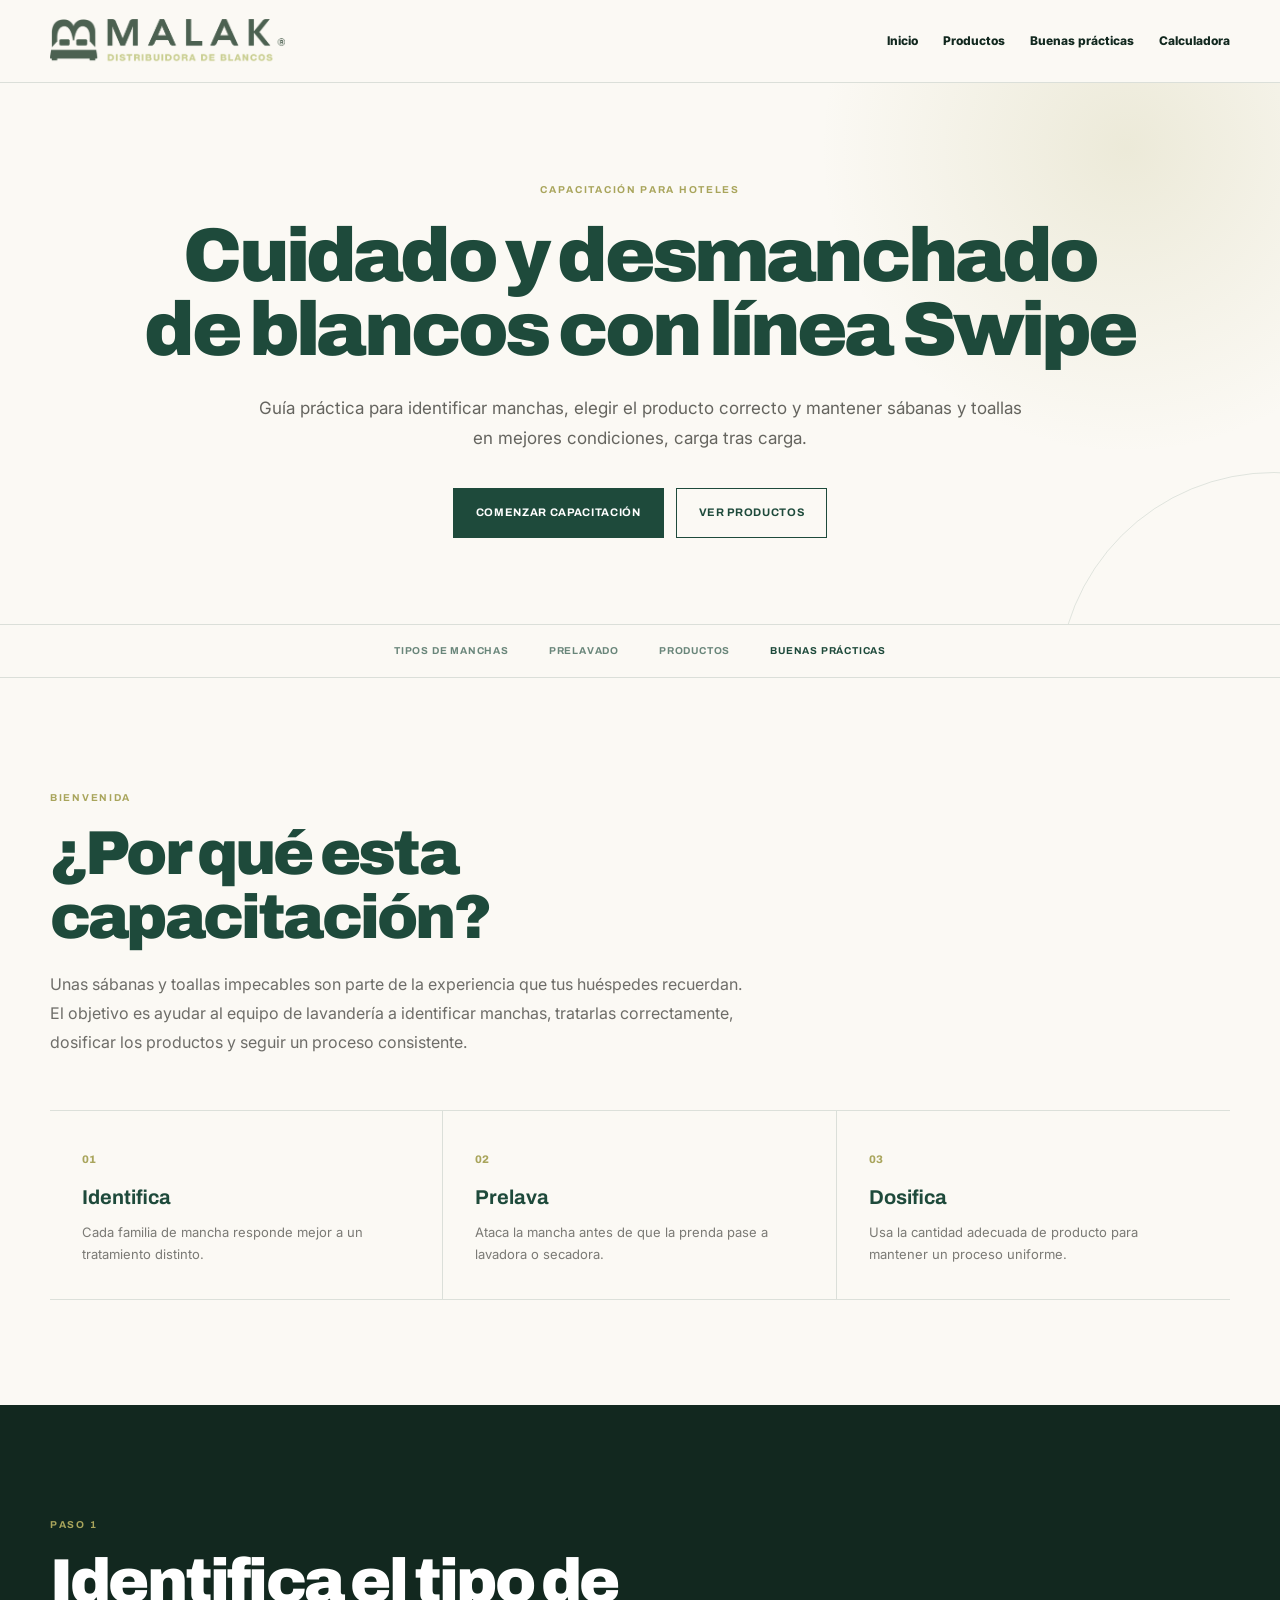
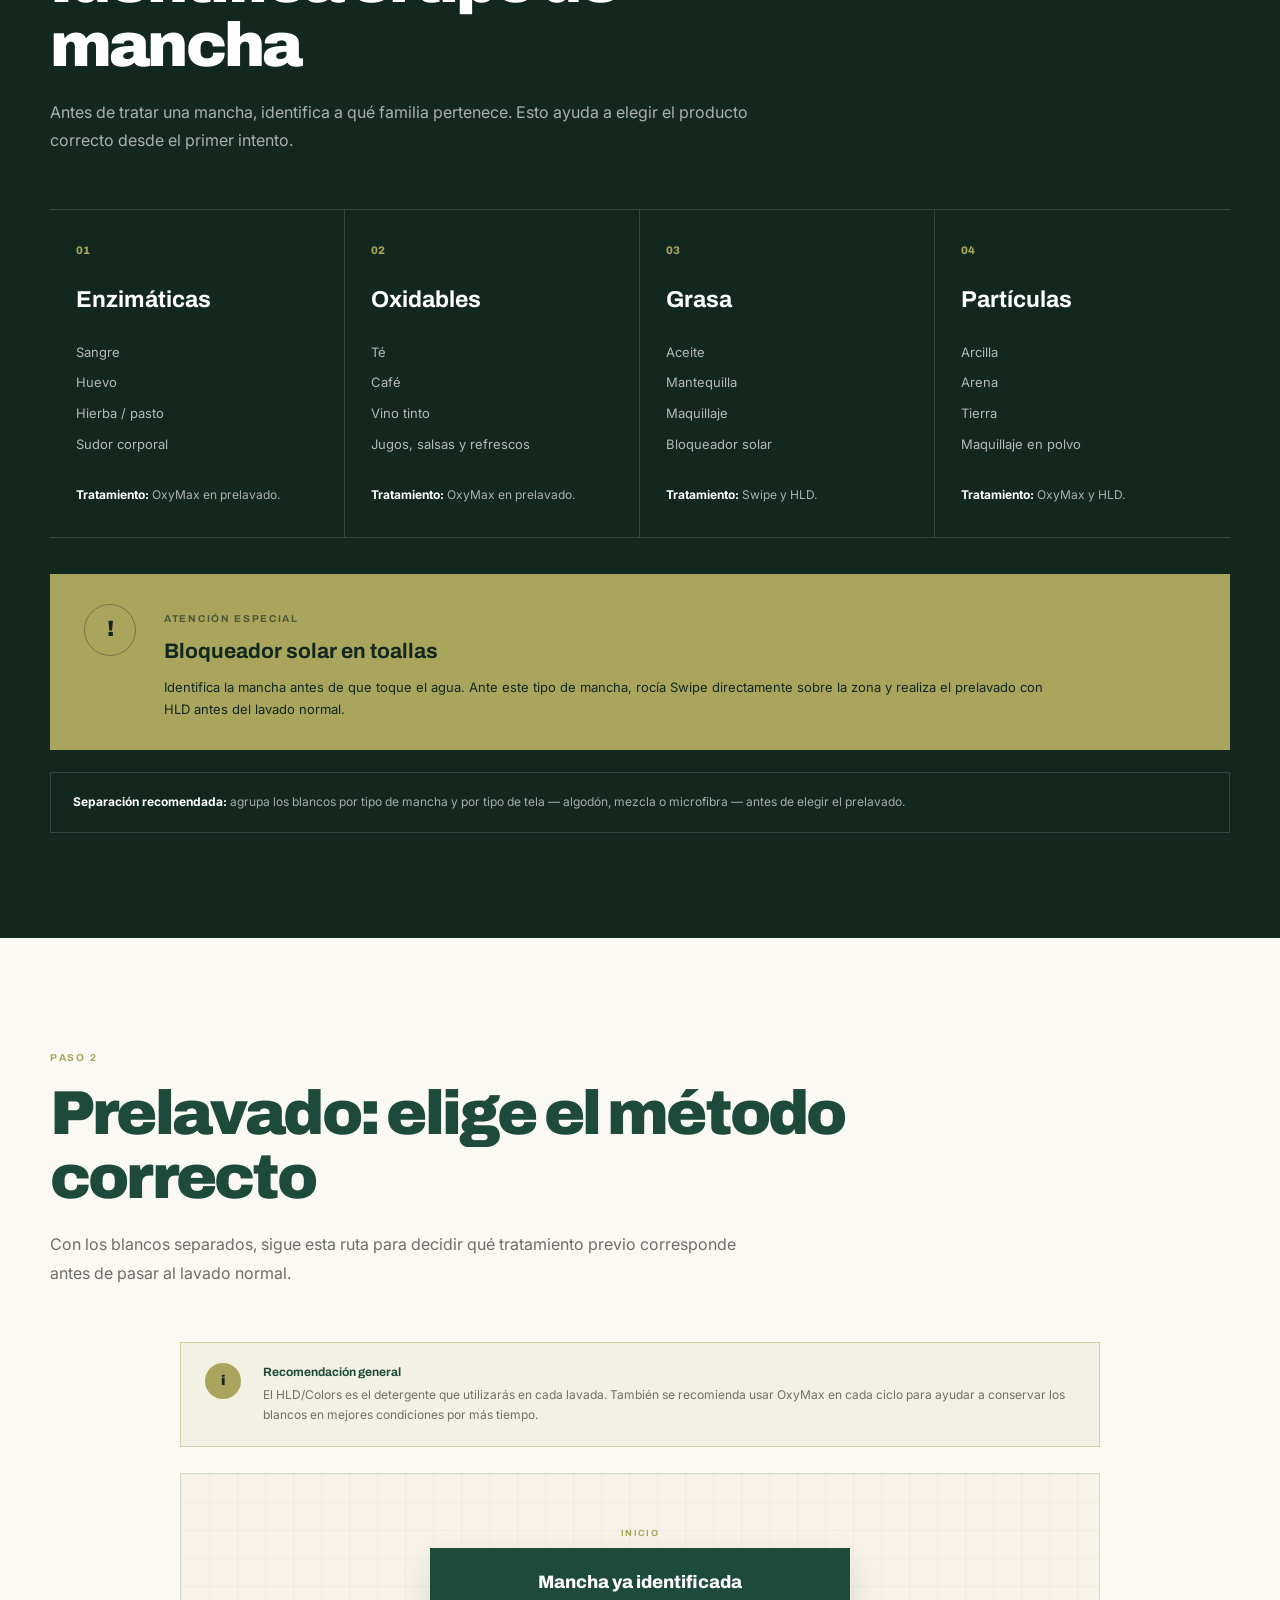
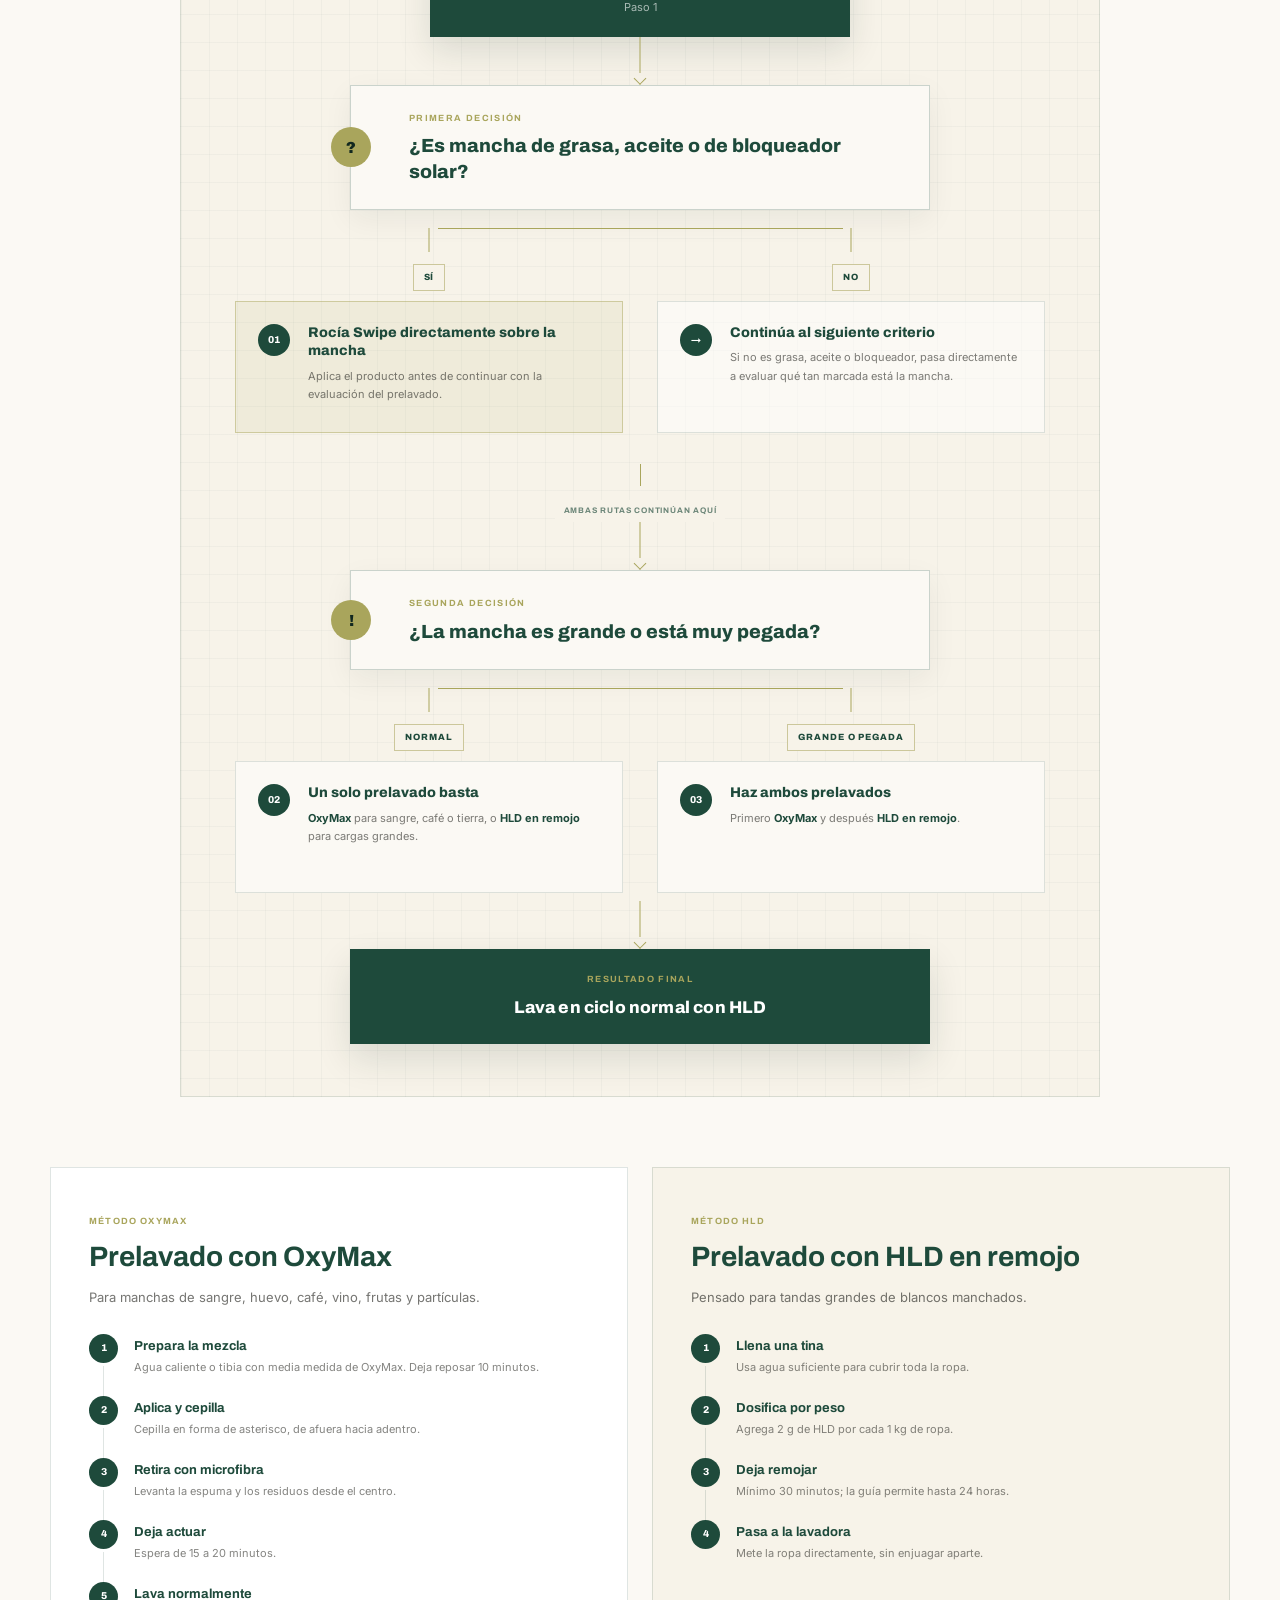
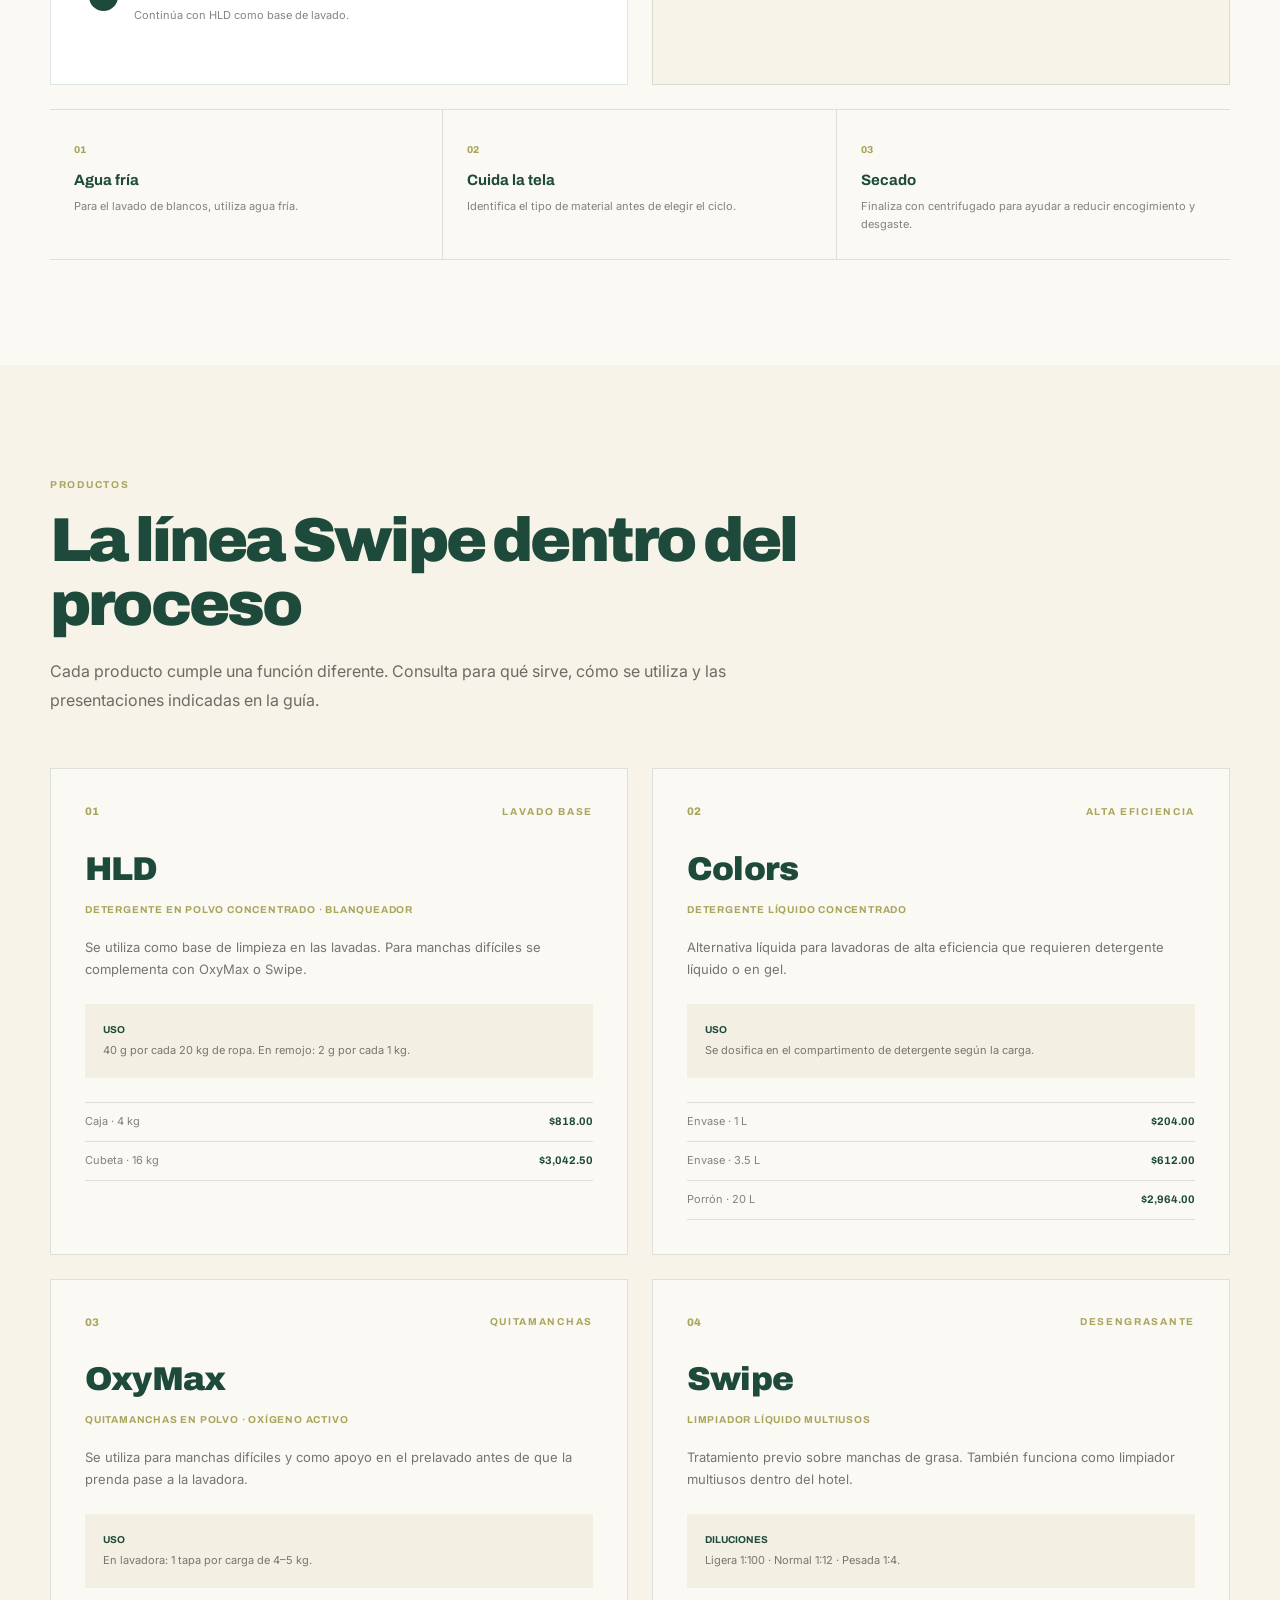
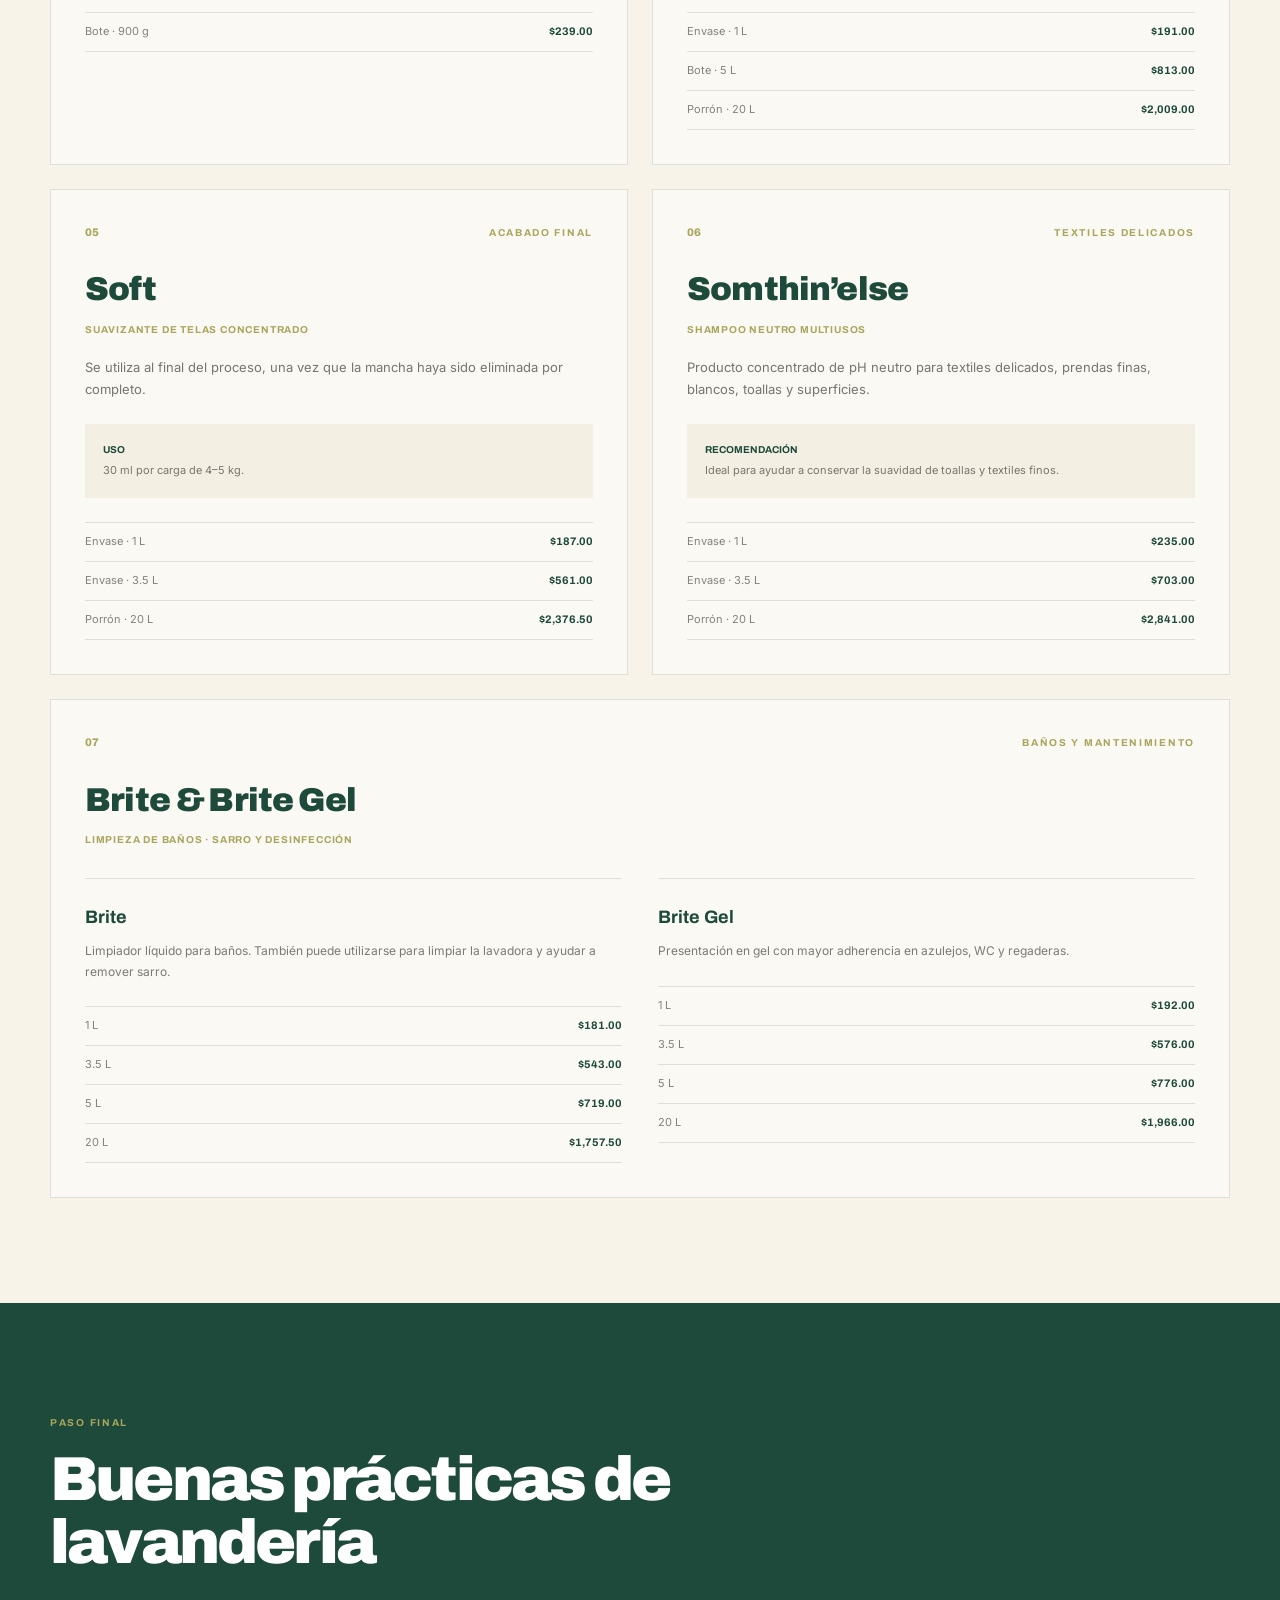
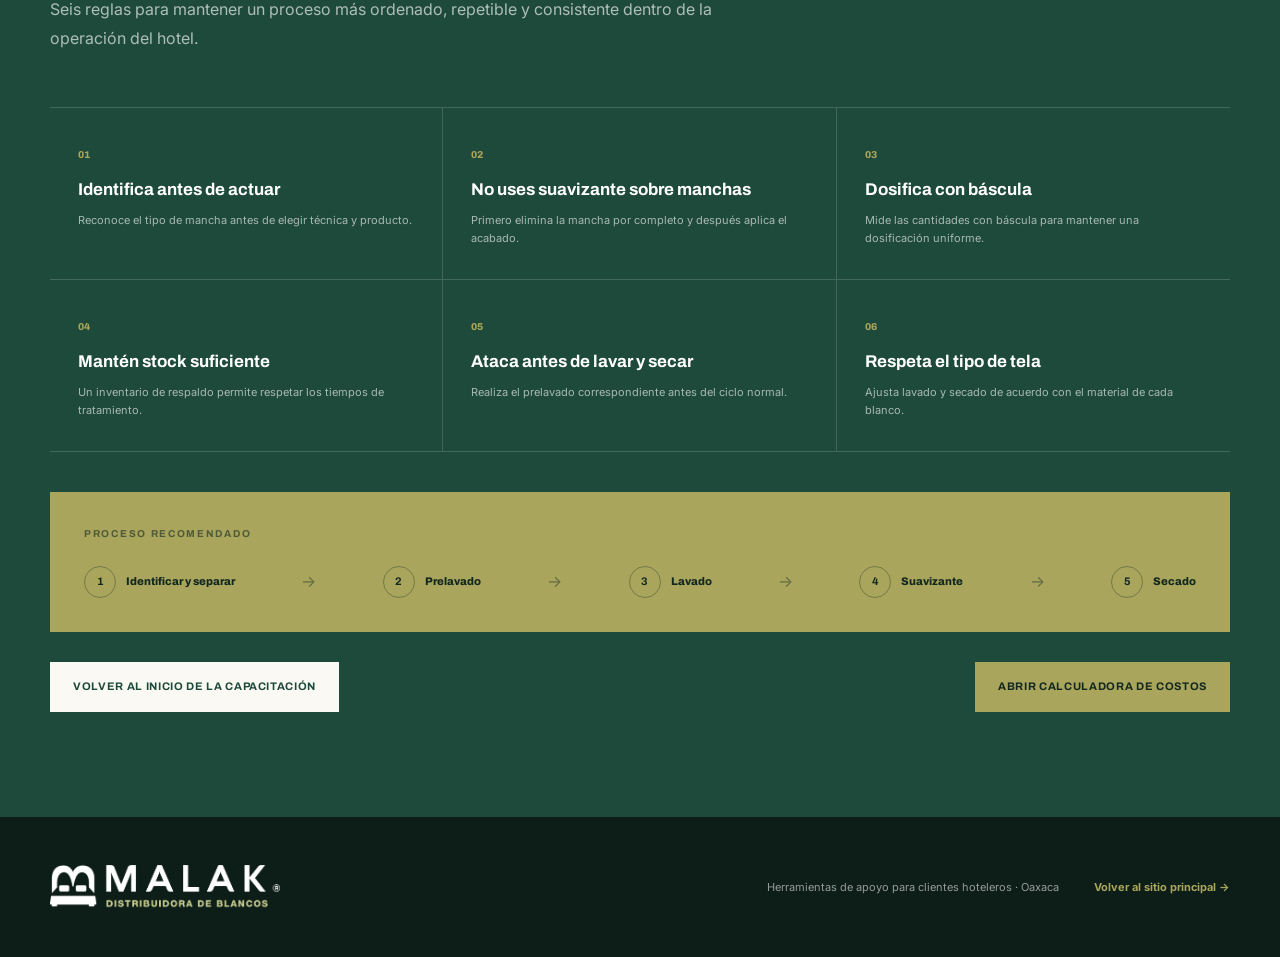
<file: capacitacion.html>
<!DOCTYPE html>
<html lang="es">
<head>
    <meta charset="UTF-8">
    <meta name="viewport" content="width=device-width, initial-scale=1.0">

    <title>Capacitación para Hoteles | MALAK</title>

    <link rel="preconnect" href="https://fonts.googleapis.com">
    <link
        href="https://fonts.googleapis.com/css2?family=Archivo:wght@400;600;700;800;900&family=Inter:wght@400;500;600;700&display=swap"
        rel="stylesheet"
    >

    <link rel="stylesheet" href="./css/capacitacion.css">
</head>

<body>

    <header class="site-header">
    <div class="header-inner">
        <a aria-label="Ir al inicio" class="brand" href="./index.html">
            <img alt="MALAK Distribuidora de Blancos" src="./img/logo.png">
        </a>

        <nav class="main-nav" id="mainNav" aria-label="Navegación de recursos">
            <a href="./index.html">Inicio</a>
            <a href="./capacitacion.html#productos">Productos</a>
            <a href="./capacitacion.html#buenas-practicas">Buenas prácticas</a>
            <a href="./calculadora-costos-malak_1.html">Calculadora</a>
        </nav>

        <button aria-expanded="false" aria-label="Abrir menú" class="menu-toggle" type="button">
            <span></span><span></span><span></span>
        </button>
    </div>
</header>

<main>

    <section class="training-hero">
        <div class="training-shell training-hero-grid">

            <div class="training-hero-copy">
                <span class="training-eyebrow">
                    Capacitación para hoteles
                </span>

                <h1>
                    Cuidado y desmanchado de blancos con línea Swipe
                </h1>

                <p class="training-hero-lead">
                    Guía práctica para identificar manchas, elegir el producto correcto
                    y mantener sábanas y toallas en mejores condiciones, carga tras carga.
                </p>

                <div class="training-hero-actions">
                    <a href="#manchas" class="training-btn training-btn-primary">
                        Comenzar capacitación
                    </a>

                    <a href="#productos" class="training-btn training-btn-secondary">
                        Ver productos
                    </a>
                </div>

                <div class="training-hero-meta">
                    <span>Identificación</span>
                    <span>Prelavado</span>
                    <span>Lavado</span>
                    <span>Acabado</span>
                </div>
            </div>

            <div class="training-hero-panel">
                <span class="training-panel-label">Ruta de aprendizaje</span>

                <div class="training-route-step">
                    <strong>01</strong>
                    <div>
                        <span>Identifica y separa</span>
                        <p>Reconoce la familia de la mancha y el tipo de tela.</p>
                    </div>
                </div>

                <div class="training-route-line"></div>

                <div class="training-route-step">
                    <strong>02</strong>
                    <div>
                        <span>Prelava correctamente</span>
                        <p>Elige OxyMax, HLD o Swipe según el caso.</p>
                    </div>
                </div>

                <div class="training-route-line"></div>

                <div class="training-route-step">
                    <strong>03</strong>
                    <div>
                        <span>Sigue el proceso</span>
                        <p>Respeta el orden para evitar fijar la mancha.</p>
                    </div>
                </div>
            </div>

        </div>
    </section>

    <nav class="training-section-nav" aria-label="Secciones de la capacitación">
        <div class="training-shell training-section-nav-inner">
            <a href="#manchas">Tipos de manchas</a>
            <a href="#prelavado">Prelavado</a>
            <a href="#productos">Productos</a>
            <a href="#buenas-practicas">Buenas prácticas</a>
        </div>
    </nav>

    <section class="training-intro">
        <div class="training-shell">

            <div class="training-section-heading">
                <span class="training-kicker">Bienvenida</span>
                <h2>¿Por qué esta capacitación?</h2>
                <p>
                    Unas sábanas y toallas impecables son parte de la experiencia
                    que tus huéspedes recuerdan. El objetivo es ayudar al equipo de
                    lavandería a identificar manchas, tratarlas correctamente,
                    dosificar los productos y seguir un proceso consistente.
                </p>
            </div>

            <div class="training-pillars">
                <article>
                    <span>01</span>
                    <h3>Identifica</h3>
                    <p>
                        Cada familia de mancha responde mejor a un tratamiento distinto.
                    </p>
                </article>

                <article>
                    <span>02</span>
                    <h3>Prelava</h3>
                    <p>
                        Ataca la mancha antes de que la prenda pase a lavadora o secadora.
                    </p>
                </article>

                <article>
                    <span>03</span>
                    <h3>Dosifica</h3>
                    <p>
                        Usa la cantidad adecuada de producto para mantener un proceso uniforme.
                    </p>
                </article>
            </div>

        </div>
    </section>

    <section class="training-section training-section-dark" id="manchas">
        <div class="training-shell">

            <div class="training-section-heading training-section-heading-light">
                <span class="training-kicker">Paso 1</span>
                <h2>Identifica el tipo de mancha</h2>
                <p>
                    Antes de tratar una mancha, identifica a qué familia pertenece.
                    Esto ayuda a elegir el producto correcto desde el primer intento.
                </p>
            </div>

            <div class="stain-grid">

                <article class="stain-card">
                    <span class="stain-number">01</span>
                    <h3>Enzimáticas</h3>
                    <ul>
                        <li>Sangre</li>
                        <li>Huevo</li>
                        <li>Hierba / pasto</li>
                        <li>Sudor corporal</li>
                    </ul>
                    <p>
                        <strong>Tratamiento:</strong> OxyMax en prelavado.
                    </p>
                </article>

                <article class="stain-card">
                    <span class="stain-number">02</span>
                    <h3>Oxidables</h3>
                    <ul>
                        <li>Té</li>
                        <li>Café</li>
                        <li>Vino tinto</li>
                        <li>Jugos, salsas y refrescos</li>
                    </ul>
                    <p>
                        <strong>Tratamiento:</strong> OxyMax en prelavado.
                    </p>
                </article>

                <article class="stain-card">
                    <span class="stain-number">03</span>
                    <h3>Grasa</h3>
                    <ul>
                        <li>Aceite</li>
                        <li>Mantequilla</li>
                        <li>Maquillaje</li>
                        <li>Bloqueador solar</li>
                    </ul>
                    <p>
                        <strong>Tratamiento:</strong> Swipe y HLD.
                    </p>
                </article>

                <article class="stain-card">
                    <span class="stain-number">04</span>
                    <h3>Partículas</h3>
                    <ul>
                        <li>Arcilla</li>
                        <li>Arena</li>
                        <li>Tierra</li>
                        <li>Maquillaje en polvo</li>
                    </ul>
                    <p>
                        <strong>Tratamiento:</strong> OxyMax y HLD.
                    </p>
                </article>

            </div>

            <aside class="training-alert">
                <div class="training-alert-icon">!</div>

                <div>
                    <span class="training-alert-label">
                        Atención especial
                    </span>

                    <h3>Bloqueador solar en toallas</h3>

                    <p>
                        Identifica la mancha antes de que toque el agua. Ante este tipo de mancha, rocía Swipe directamente sobre la zona
                        y realiza el prelavado con HLD antes del lavado normal.
                    </p>
                </div>
            </aside>

            <div class="training-note">
                <strong>Separación recomendada:</strong>
                agrupa los blancos por tipo de mancha y por tipo de tela
                — algodón, mezcla o microfibra — antes de elegir el prelavado.
            </div>

        </div>
    </section>

    <section class="training-section" id="prelavado">
        <div class="training-shell">

            <div class="training-section-heading">
                <span class="training-kicker">Paso 2</span>
                <h2>Prelavado: elige el método correcto</h2>
                <p>
                    Con los blancos separados, sigue esta ruta para decidir qué
                    tratamiento previo corresponde antes de pasar al lavado normal.
                </p>
            </div>

            <div class="prewash-advice">
                <div class="prewash-advice-mark">i</div>
                <div>
                    <strong>Recomendación general</strong>
                    <p>
                        El HLD/Colors es el detergente que utilizarás en cada lavada.
                        También se recomienda usar OxyMax en cada ciclo para ayudar a conservar
                        los blancos en mejores condiciones por más tiempo.
                    </p>
                </div>
            </div>

            <div class="prewash-flow" aria-label="Diagrama para elegir el prelavado correcto">

                <div class="flow-stage">
                    <span class="flow-stage-label">Inicio</span>
                    <div class="flow-start-card">
                        <strong>Mancha ya identificada</strong>
                        <span>Paso 1</span>
                    </div>
                </div>

                <div class="flow-down" aria-hidden="true"><span></span></div>

                <div class="flow-question-card">
                    <span class="flow-question-icon">?</span>
                    <div>
                        <span class="flow-question-kicker">Primera decisión</span>
                        <h3>¿Es mancha de grasa, aceite o de bloqueador solar?</h3>
                    </div>
                </div>

                <div class="flow-branch-grid flow-branch-grid-first">
                    <article class="flow-branch">
                        <span class="flow-branch-label">Sí</span>
                        <div class="flow-action-card flow-action-card-highlight">
                            <span class="flow-card-number">01</span>
                            <div>
                                <h4>Rocía Swipe directamente sobre la mancha</h4>
                                <p>
                                    Aplica el producto antes de continuar con la evaluación
                                    del prelavado.
                                </p>
                            </div>
                        </div>
                    </article>

                    <article class="flow-branch">
                        <span class="flow-branch-label">No</span>
                        <div class="flow-action-card flow-action-card-muted">
                            <span class="flow-card-number">→</span>
                            <div>
                                <h4>Continúa al siguiente criterio</h4>
                                <p>
                                    Si no es grasa, aceite o bloqueador, pasa directamente
                                    a evaluar qué tan marcada está la mancha.
                                </p>
                            </div>
                        </div>
                    </article>
                </div>

                <div class="flow-merge">
                    <span>Ambas rutas continúan aquí</span>
                </div>

                <div class="flow-down" aria-hidden="true"><span></span></div>

                <div class="flow-question-card flow-question-card-second">
                    <span class="flow-question-icon">!</span>
                    <div>
                        <span class="flow-question-kicker">Segunda decisión</span>
                        <h3>¿La mancha es grande o está muy pegada?</h3>
                    </div>
                </div>

                <div class="flow-branch-grid">
                    <article class="flow-branch">
                        <span class="flow-branch-label">Normal</span>
                        <div class="flow-result-card">
                            <span class="flow-card-number">02</span>
                            <div>
                                <h4>Un solo prelavado basta</h4>
                                <p>
                                    <strong>OxyMax</strong> para sangre, café o tierra,
                                    o <strong>HLD en remojo</strong> para cargas grandes.
                                </p>
                            </div>
                        </div>
                    </article>

                    <article class="flow-branch">
                        <span class="flow-branch-label">Grande o pegada</span>
                        <div class="flow-result-card">
                            <span class="flow-card-number">03</span>
                            <div>
                                <h4>Haz ambos prelavados</h4>
                                <p>
                                    Primero <strong>OxyMax</strong> y después
                                    <strong>HLD en remojo</strong>.
                                </p>
                            </div>
                        </div>
                    </article>
                </div>

                <div class="flow-down flow-down-final" aria-hidden="true"><span></span></div>

                <div class="flow-final-card">
                    <span class="flow-final-kicker">Resultado final</span>
                    <strong>Lava en ciclo normal con HLD</strong>
                </div>

            </div>

            <div class="method-grid">

                <article class="method-card">
                    <span class="method-tag">Método OxyMax</span>
                    <h3>Prelavado con OxyMax</h3>
                    <p>
                        Para manchas de sangre, huevo, café, vino, frutas y partículas.
                    </p>

                    <ol class="method-steps">
                        <li>
                            <strong>Prepara la mezcla</strong>
                            <span>
                                Agua caliente o tibia con media medida de OxyMax.
                                Deja reposar 10 minutos.
                            </span>
                        </li>

                        <li>
                            <strong>Aplica y cepilla</strong>
                            <span>
                                Cepilla en forma de asterisco, de afuera hacia adentro.
                            </span>
                        </li>

                        <li>
                            <strong>Retira con microfibra</strong>
                            <span>
                                Levanta la espuma y los residuos desde el centro.
                            </span>
                        </li>

                        <li>
                            <strong>Deja actuar</strong>
                            <span>Espera de 15 a 20 minutos.</span>
                        </li>

                        <li>
                            <strong>Lava normalmente</strong>
                            <span>Continúa con HLD como base de lavado.</span>
                        </li>
                    </ol>
                </article>

                <article class="method-card method-card-accent">
                    <span class="method-tag">Método HLD</span>
                    <h3>Prelavado con HLD en remojo</h3>
                    <p>
                        Pensado para tandas grandes de blancos manchados.
                    </p>

                    <ol class="method-steps">
                        <li>
                            <strong>Llena una tina</strong>
                            <span>Usa agua suficiente para cubrir toda la ropa.</span>
                        </li>

                        <li>
                            <strong>Dosifica por peso</strong>
                            <span>Agrega 2 g de HLD por cada 1 kg de ropa.</span>
                        </li>

                        <li>
                            <strong>Deja remojar</strong>
                            <span>Mínimo 30 minutos; la guía permite hasta 24 horas.</span>
                        </li>

                        <li>
                            <strong>Pasa a la lavadora</strong>
                            <span>Mete la ropa directamente, sin enjuagar aparte.</span>
                        </li>
                    </ol>
                </article>

            </div>

            <div class="fabric-rules">
                <article>
                    <span>01</span>
                    <strong>Agua fría</strong>
                    <p>Para el lavado de blancos, utiliza agua fría.</p>
                </article>

                <article>
                    <span>02</span>
                    <strong>Cuida la tela</strong>
                    <p>Identifica el tipo de material antes de elegir el ciclo.</p>
                </article>

                <article>
                    <span>03</span>
                    <strong>Secado</strong>
                    <p>Finaliza con centrifugado para ayudar a reducir encogimiento y desgaste.</p>
                </article>
            </div>

        </div>
    </section>

    <section class="training-section training-products" id="productos">
        <div class="training-shell">

            <div class="training-section-heading">
                <span class="training-kicker">Productos</span>
                <h2>La línea Swipe dentro del proceso</h2>
                <p>
                    Cada producto cumple una función diferente. Consulta para qué sirve,
                    cómo se utiliza y las presentaciones indicadas en la guía.
                </p>
            </div>

            <div class="product-training-grid">

                <article class="training-product-card">
                    <div class="training-product-top">
                        <span class="training-product-index">01</span>
                        <span class="training-product-type">Lavado base</span>
                    </div>

                    <h3>HLD</h3>
                    <p class="training-product-subtitle">
                        Detergente en polvo concentrado · blanqueador
                    </p>

                    <p>
                        Se utiliza como base de limpieza en las lavadas.
                        Para manchas difíciles se complementa con OxyMax o Swipe.
                    </p>

                    <div class="training-product-use">
                        <strong>Uso</strong>
                        <p>40 g por cada 20 kg de ropa. En remojo: 2 g por cada 1 kg.</p>
                    </div>

                    <div class="training-price-list">
                        <div><span>Caja · 4 kg</span><strong>$818.00</strong></div>
                        <div><span>Cubeta · 16 kg</span><strong>$3,042.50</strong></div>
                    </div>
                </article>

                <article class="training-product-card">
                    <div class="training-product-top">
                        <span class="training-product-index">02</span>
                        <span class="training-product-type">Alta eficiencia</span>
                    </div>

                    <h3>Colors</h3>
                    <p class="training-product-subtitle">
                        Detergente líquido concentrado
                    </p>

                    <p>
                        Alternativa líquida para lavadoras de alta eficiencia
                        que requieren detergente líquido o en gel.
                    </p>

                    <div class="training-product-use">
                        <strong>Uso</strong>
                        <p>Se dosifica en el compartimento de detergente según la carga.</p>
                    </div>

                    <div class="training-price-list">
                        <div><span>Envase · 1 L</span><strong>$204.00</strong></div>
                        <div><span>Envase · 3.5 L</span><strong>$612.00</strong></div>
                        <div><span>Porrón · 20 L</span><strong>$2,964.00</strong></div>
                    </div>
                </article>

                <article class="training-product-card">
                    <div class="training-product-top">
                        <span class="training-product-index">03</span>
                        <span class="training-product-type">Quitamanchas</span>
                    </div>

                    <h3>OxyMax</h3>
                    <p class="training-product-subtitle">
                        Quitamanchas en polvo · oxígeno activo
                    </p>

                    <p>
                        Se utiliza para manchas difíciles y como apoyo en el prelavado
                        antes de que la prenda pase a la lavadora.
                    </p>

                    <div class="training-product-use">
                        <strong>Uso</strong>
                        <p>En lavadora: 1 tapa por carga de 4–5 kg.</p>
                    </div>

                    <div class="training-price-list">
                        <div><span>Bote · 900 g</span><strong>$239.00</strong></div>
                    </div>
                </article>

                <article class="training-product-card">
                    <div class="training-product-top">
                        <span class="training-product-index">04</span>
                        <span class="training-product-type">Desengrasante</span>
                    </div>

                    <h3>Swipe</h3>
                    <p class="training-product-subtitle">
                        Limpiador líquido multiusos
                    </p>

                    <p>
                        Tratamiento previo sobre manchas de grasa.
                        También funciona como limpiador multiusos dentro del hotel.
                    </p>

                    <div class="training-product-use">
                        <strong>Diluciones</strong>
                        <p>Ligera 1:100 · Normal 1:12 · Pesada 1:4.</p>
                    </div>

                    <div class="training-price-list">
                        <div><span>Envase · 1 L</span><strong>$191.00</strong></div>
                        <div><span>Bote · 5 L</span><strong>$813.00</strong></div>
                        <div><span>Porrón · 20 L</span><strong>$2,009.00</strong></div>
                    </div>
                </article>

                <article class="training-product-card">
                    <div class="training-product-top">
                        <span class="training-product-index">05</span>
                        <span class="training-product-type">Acabado final</span>
                    </div>

                    <h3>Soft</h3>
                    <p class="training-product-subtitle">
                        Suavizante de telas concentrado
                    </p>

                    <p>
                        Se utiliza al final del proceso, una vez que la mancha
                        haya sido eliminada por completo.
                    </p>

                    <div class="training-product-use">
                        <strong>Uso</strong>
                        <p>30 ml por carga de 4–5 kg.</p>
                    </div>

                    <div class="training-price-list">
                        <div><span>Envase · 1 L</span><strong>$187.00</strong></div>
                        <div><span>Envase · 3.5 L</span><strong>$561.00</strong></div>
                        <div><span>Porrón · 20 L</span><strong>$2,376.50</strong></div>
                    </div>
                </article>

                <article class="training-product-card">
                    <div class="training-product-top">
                        <span class="training-product-index">06</span>
                        <span class="training-product-type">Textiles delicados</span>
                    </div>

                    <h3>Somthin’else</h3>
                    <p class="training-product-subtitle">
                        Shampoo neutro multiusos
                    </p>

                    <p>
                        Producto concentrado de pH neutro para textiles delicados,
                        prendas finas, blancos, toallas y superficies.
                    </p>

                    <div class="training-product-use">
                        <strong>Recomendación</strong>
                        <p>Ideal para ayudar a conservar la suavidad de toallas y textiles finos.</p>
                    </div>

                    <div class="training-price-list">
                        <div><span>Envase · 1 L</span><strong>$235.00</strong></div>
                        <div><span>Envase · 3.5 L</span><strong>$703.00</strong></div>
                        <div><span>Porrón · 20 L</span><strong>$2,841.00</strong></div>
                    </div>
                </article>

                <article class="training-product-card training-product-card-wide">
                    <div class="training-product-top">
                        <span class="training-product-index">07</span>
                        <span class="training-product-type">Baños y mantenimiento</span>
                    </div>

                    <h3>Brite &amp; Brite Gel</h3>
                    <p class="training-product-subtitle">
                        Limpieza de baños · sarro y desinfección
                    </p>

                    <div class="brite-grid">
                        <div>
                            <h4>Brite</h4>
                            <p>
                                Limpiador líquido para baños. También puede utilizarse
                                para limpiar la lavadora y ayudar a remover sarro.
                            </p>

                            <div class="training-price-list">
                                <div><span>1 L</span><strong>$181.00</strong></div>
                                <div><span>3.5 L</span><strong>$543.00</strong></div>
                                <div><span>5 L</span><strong>$719.00</strong></div>
                                <div><span>20 L</span><strong>$1,757.50</strong></div>
                            </div>
                        </div>

                        <div>
                            <h4>Brite Gel</h4>
                            <p>
                                Presentación en gel con mayor adherencia en azulejos,
                                WC y regaderas.
                            </p>

                            <div class="training-price-list">
                                <div><span>1 L</span><strong>$192.00</strong></div>
                                <div><span>3.5 L</span><strong>$576.00</strong></div>
                                <div><span>5 L</span><strong>$776.00</strong></div>
                                <div><span>20 L</span><strong>$1,966.00</strong></div>
                            </div>
                        </div>
                    </div>
                </article>

            </div>

        </div>
    </section>

    <section class="training-section training-final" id="buenas-practicas">
        <div class="training-shell">

            <div class="training-section-heading training-section-heading-light">
                <span class="training-kicker">Paso final</span>
                <h2>Buenas prácticas de lavandería</h2>
                <p>
                    Seis reglas para mantener un proceso más ordenado, repetible
                    y consistente dentro de la operación del hotel.
                </p>
            </div>

            <div class="best-practices-grid">

                <article>
                    <span>01</span>
                    <h3>Identifica antes de actuar</h3>
                    <p>Reconoce el tipo de mancha antes de elegir técnica y producto.</p>
                </article>

                <article>
                    <span>02</span>
                    <h3>No uses suavizante sobre manchas</h3>
                    <p>Primero elimina la mancha por completo y después aplica el acabado.</p>
                </article>

                <article>
                    <span>03</span>
                    <h3>Dosifica con báscula</h3>
                    <p>Mide las cantidades con báscula para mantener una dosificación uniforme.</p>
                </article>

                <article>
                    <span>04</span>
                    <h3>Mantén stock suficiente</h3>
                    <p>Un inventario de respaldo permite respetar los tiempos de tratamiento.</p>
                </article>

                <article>
                    <span>05</span>
                    <h3>Ataca antes de lavar y secar</h3>
                    <p>Realiza el prelavado correspondiente antes del ciclo normal.</p>
                </article>

                <article>
                    <span>06</span>
                    <h3>Respeta el tipo de tela</h3>
                    <p>Ajusta lavado y secado de acuerdo con el material de cada blanco.</p>
                </article>

            </div>

            <div class="process-summary">
                <span class="process-summary-label">Proceso recomendado</span>

                <div class="process-summary-steps">
                    <div><strong>1</strong><span>Identificar y separar</span></div>
                    <i>→</i>
                    <div><strong>2</strong><span>Prelavado</span></div>
                    <i>→</i>
                    <div><strong>3</strong><span>Lavado</span></div>
                    <i>→</i>
                    <div><strong>4</strong><span>Suavizante</span></div>
                    <i>→</i>
                    <div><strong>5</strong><span>Secado</span></div>
                </div>
            </div>

            <div class="training-end-actions">
                <a href="#manchas" class="training-btn training-btn-light">
                    Volver al inicio de la capacitación
                </a>

                <a
                    href="./calculadora-costos-malak_1.html"
                    class="training-btn training-btn-gold"
                >
                    Abrir calculadora de costos
                </a>
            </div>

        </div>
    </section>

</main>

<footer class="resource-footer">
    <div class="resource-footer-inner">
        <img src="./img/MALAK3.png"
             alt="MALAK Distribuidora de Blancos"
             class="resource-footer-logo">

        <p>Herramientas de apoyo para clientes hoteleros · Oaxaca</p>

        <a href="./index.html">Volver al sitio principal →</a>
    </div>
</footer>

<script src="./js/capacitacion.js"></script>

</body>
</html>
</file>
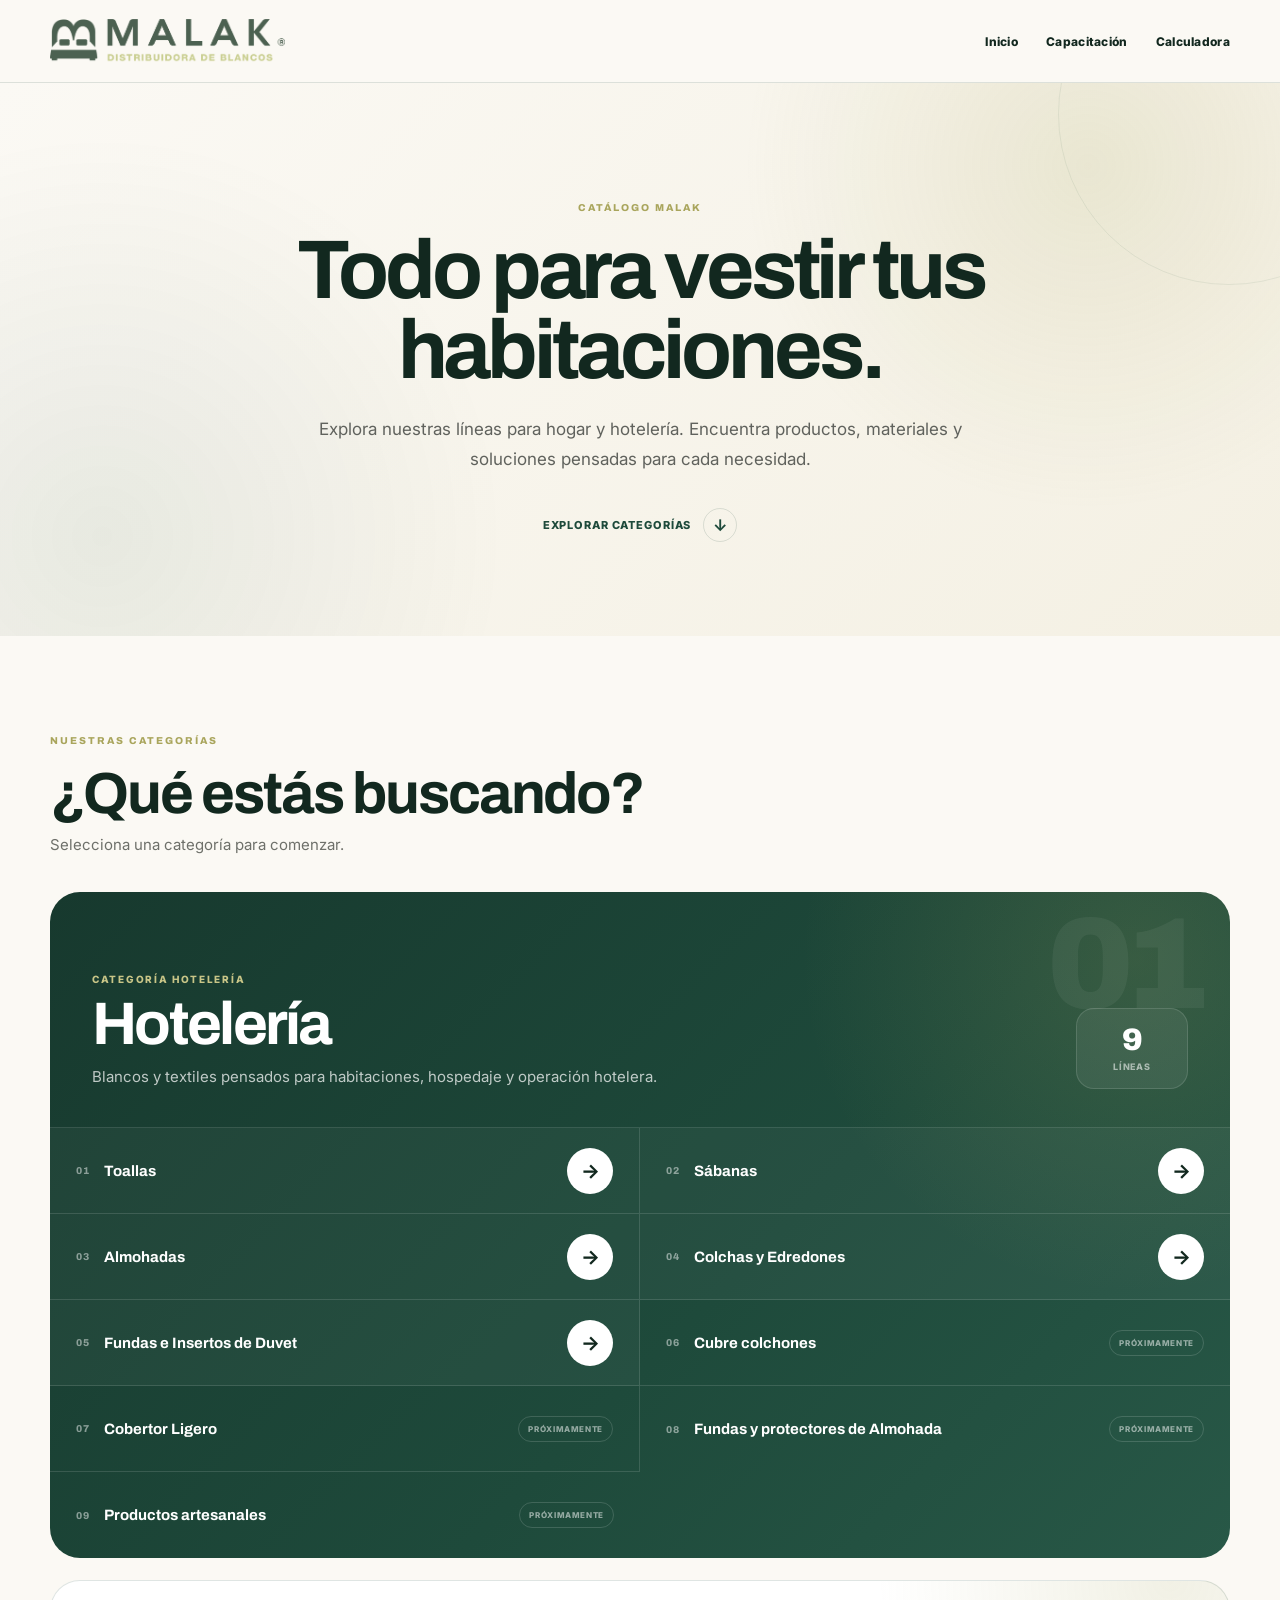
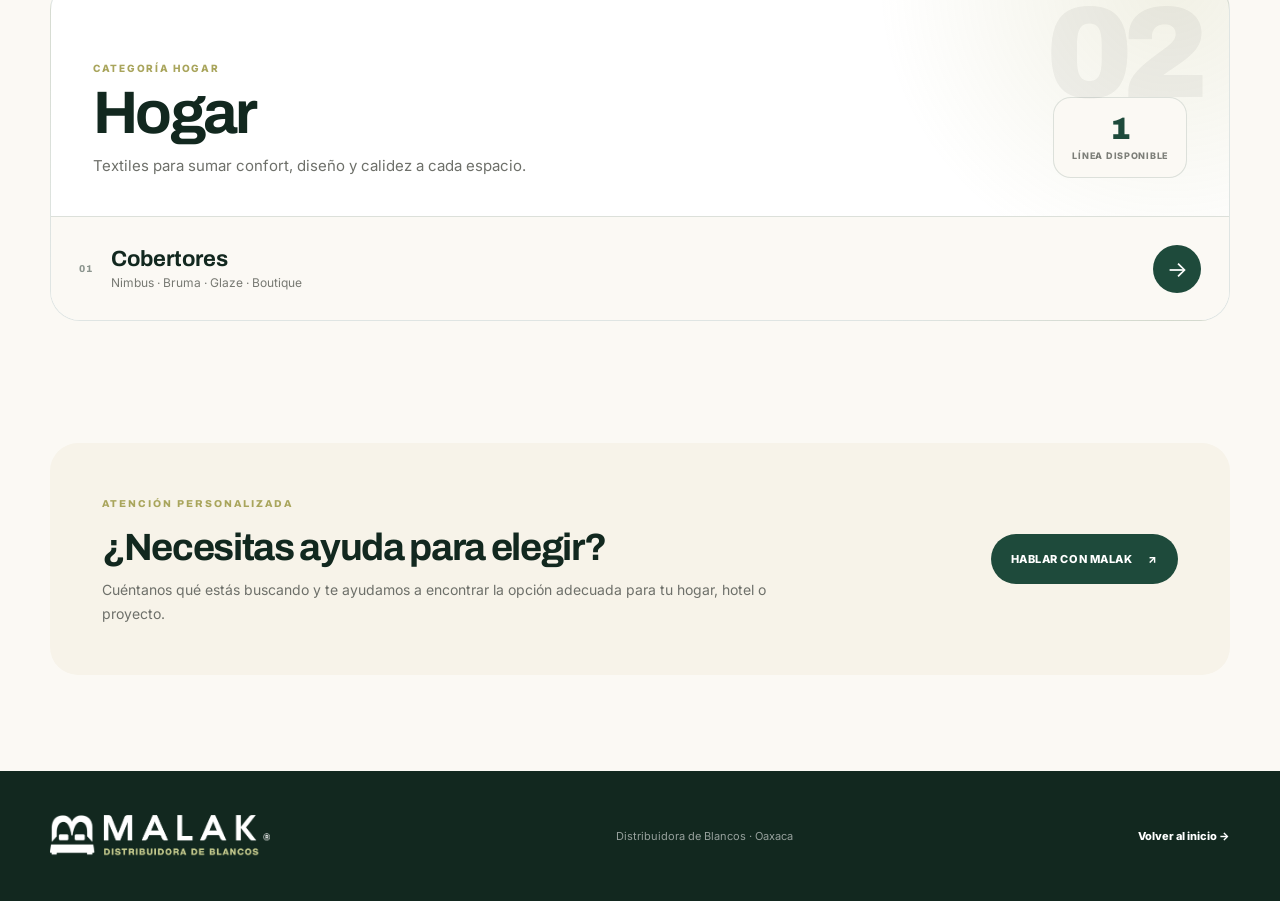
<file: catalogo.html>
<!DOCTYPE html>
<html lang="es">
<head>
  <meta charset="UTF-8">
  <meta name="viewport" content="width=device-width, initial-scale=1.0, viewport-fit=cover">
  <meta name="description" content="Explora el catálogo MALAK para hogar y hotelería. Cobertores y soluciones textiles para habitaciones, hospedaje y operación hotelera.">
  <title>Catálogo | MALAK</title>

  <link rel="preconnect" href="https://fonts.googleapis.com">
  <link href="https://fonts.googleapis.com/css2?family=Archivo:wght@400;600;700;800;900&family=Inter:wght@400;500;600;700&display=swap" rel="stylesheet">
  <link rel="stylesheet" href="./css/catalogo-home.css">
</head>

<body>

<header class="catalog-header">
  <div class="catalog-header-inner">

    <a href="./index.html" class="catalog-brand" aria-label="Ir al inicio de MALAK">
      <img src="./img/logo.png" alt="MALAK Distribuidora de Blancos" class="catalog-logo">
    </a>

    <nav class="catalog-nav" id="catalogNav" aria-label="Navegación principal">
      <a href="./index.html">Inicio</a>
      <a href="./capacitacion.html">Capacitación</a>
      <a href="./calculadora-costos-malak_1.html">Calculadora</a>
    </nav>

    <button class="catalog-menu-toggle" type="button" aria-label="Abrir menú" aria-expanded="false">
      <span></span>
      <span></span>
      <span></span>
    </button>

  </div>
</header>

<main>

<section class="catalog-hero">
  <div class="catalog-shell catalog-hero-inner">
    <span class="eyebrow">Catálogo MALAK</span>

    <h1>Todo para vestir tus habitaciones.</h1>

    <p>
      Explora nuestras líneas para hogar y hotelería.
      Encuentra productos, materiales y soluciones pensadas para cada necesidad.
    </p>

    <a href="#categorias" class="hero-arrow" aria-label="Ver categorías">
      <span>Explorar categorías</span>
      <strong aria-hidden="true">↓</strong>
    </a>
  </div>
</section>

<section class="catalog-categories" id="categorias">
  <div class="catalog-shell">

    <div class="section-heading">
      <span class="eyebrow">Nuestras categorías</span>
      <h2>¿Qué estás buscando?</h2>
      <p>
        Selecciona una categoría para comenzar.
      </p>
    </div>

    <article class="mega-category mega-category-hotel">
      <div class="mega-category-top">

        <div class="mega-number" aria-hidden="true">01</div>

        <div class="mega-copy">
          <span class="category-kicker">Categoría Hotelería</span>
          <h3>Hotelería</h3>
          <p>
            Blancos y textiles pensados para habitaciones, hospedaje
            y operación hotelera.
          </p>
        </div>

        <div class="mega-badge">
          <span>9</span>
          <small>líneas</small>
        </div>
      </div>

      <div class="hotel-products">

        <a href="./catalogo-toallas.html" class="hotel-item hotel-item-active">
          <div>
            <span class="item-index">01</span>
            <strong>Toallas</strong>
          </div>
        
          <span class="hotel-arrow">→</span>
        </a>

        <a href="./catalogo-sabanas.html" class="hotel-item hotel-item-active">
          <div>
            <span class="item-index">02</span>
            <strong>Sábanas</strong>
          </div>
        
          <span class="hotel-arrow">→</span>
        </a>

        <a href="./catalogo-almohadas.html" class="hotel-item hotel-item-active">
          <div>
            <span class="item-index">03</span>
            <strong>Almohadas</strong>
          </div>
        
          <span class="hotel-arrow">→</span>
        </a>

        <a href="./catalogo-colchas-edredones.html" class="hotel-item hotel-item-active">
          <div>
            <span class="item-index">04</span>
            <strong>Colchas y Edredones</strong>
          </div>
        
          <span class="hotel-arrow">→</span>
        </a>

        <a href="./catalogo-duvet.html" class="hotel-item hotel-item-active">
          <div>
            <span class="item-index">05</span>
            <strong>Fundas e Insertos de Duvet</strong>
          </div>
        
          <span class="hotel-arrow">→</span>
        </a>

        <div class="hotel-item">
          <div>
            <span class="item-index">06</span>
            <strong>Cubre colchones</strong>
          </div>
          <small>Próximamente</small>
        </div>

        <div class="hotel-item">
          <div>
            <span class="item-index">07</span>
            <strong>Cobertor Ligero</strong>
          </div>
          <small>Próximamente</small>
        </div>

        <div class="hotel-item">
          <div>
            <span class="item-index">08</span>
            <strong>Fundas y protectores de Almohada</strong>
          </div>
          <small>Próximamente</small>
        </div>

        <div class="hotel-item">
          <div>
            <span class="item-index">09</span>
            <strong>Productos artesanales</strong>
          </div>
          <small>Próximamente</small>
        </div>

      </div>
    </article>

    <article class="mega-category mega-category-home">
      <div class="mega-category-top">

        <div class="mega-number" aria-hidden="true">02</div>

        <div class="mega-copy">
          <span class="category-kicker">Categoría Hogar</span>
          <h3>Hogar</h3>
          <p>
            Textiles para sumar confort, diseño y calidez a cada espacio.
          </p>
        </div>

        <div class="mega-badge">
          <span>1</span>
          <small>línea disponible</small>
        </div>
      </div>

      <a href="./catalogo-cobertores.html" class="home-product-link">
        <div>
          <span class="item-index">01</span>
          <div>
            <strong>Cobertores</strong>
            <small>Nimbus · Bruma · Glaze · Boutique</small>
          </div>
        </div>

        <span class="home-arrow" aria-hidden="true">→</span>
      </a>
    </article>

  </div>
</section>

<section class="catalog-help">
  <div class="catalog-shell">
    <div class="help-card">

      <div>
        <span class="eyebrow">Atención personalizada</span>
        <h2>¿Necesitas ayuda para elegir?</h2>
        <p>
          Cuéntanos qué estás buscando y te ayudamos a encontrar la opción adecuada
          para tu hogar, hotel o proyecto.
        </p>
      </div>

      <a href="https://wa.me/529511133384" target="_blank" rel="noopener" class="whatsapp-button">
        Hablar con MALAK
        <span aria-hidden="true">↗</span>
      </a>

    </div>
  </div>
</section>

</main>

<footer class="catalog-footer">
  <div class="catalog-shell catalog-footer-inner">
    <img src="./img/MALAK3.png" alt="MALAK Distribuidora de Blancos" class="catalog-footer-logo">
    <p>Distribuidora de Blancos · Oaxaca</p>
    <a href="./index.html">Volver al inicio →</a>
  </div>
</footer>

<script src="./js/catalogo-home.js"></script>
</body>
</html>
</file>
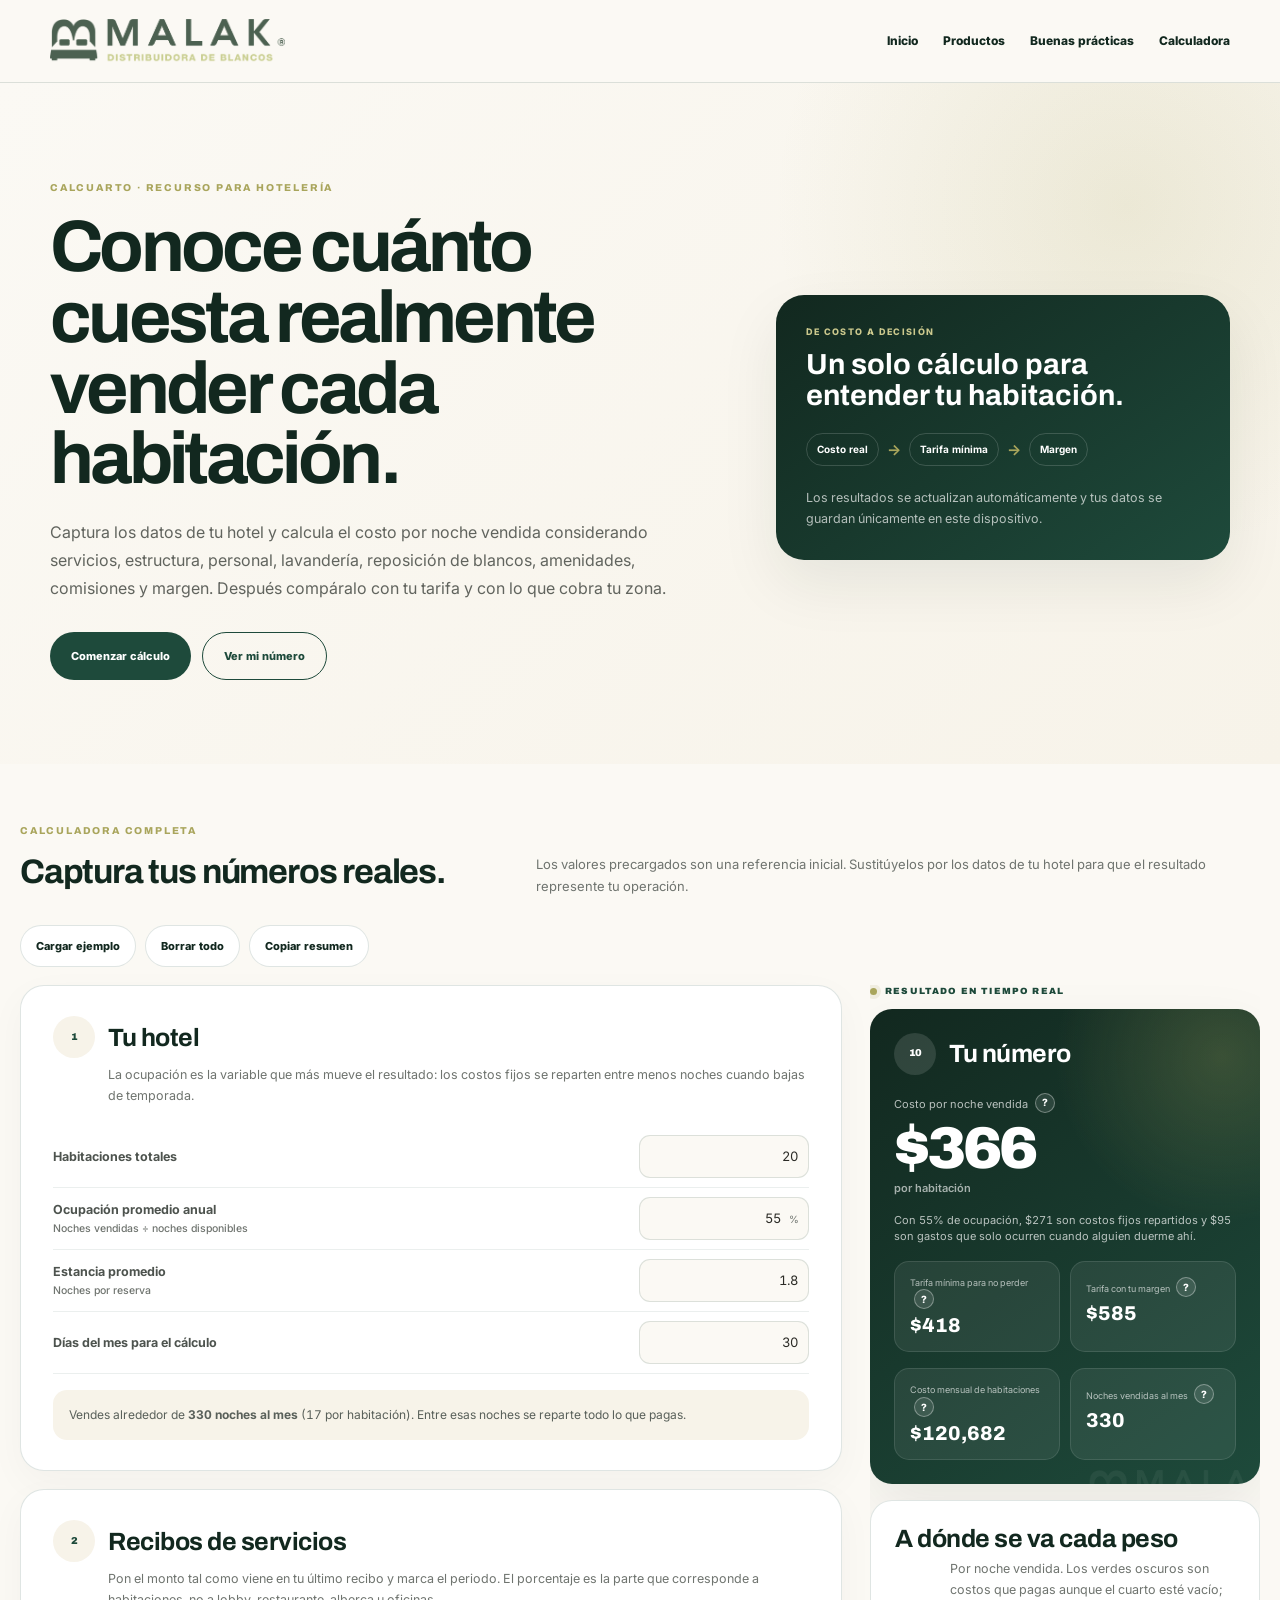
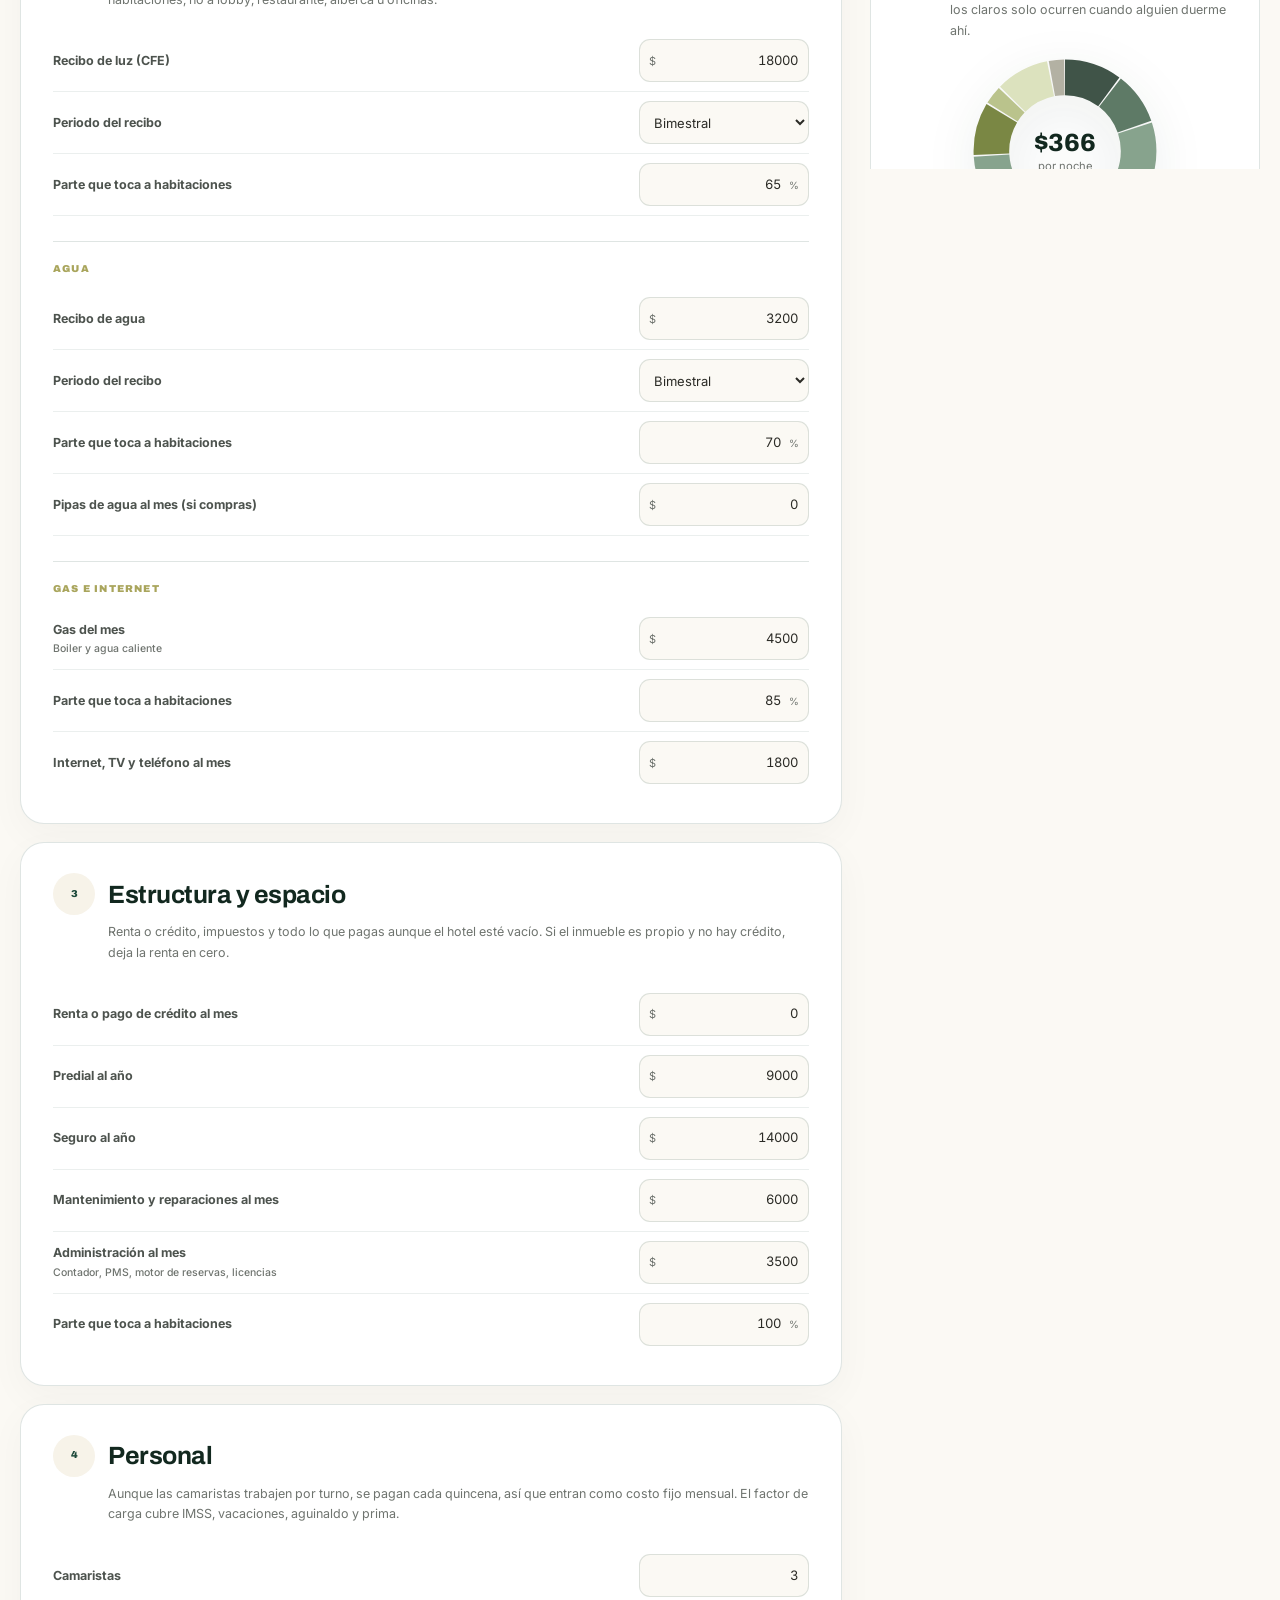
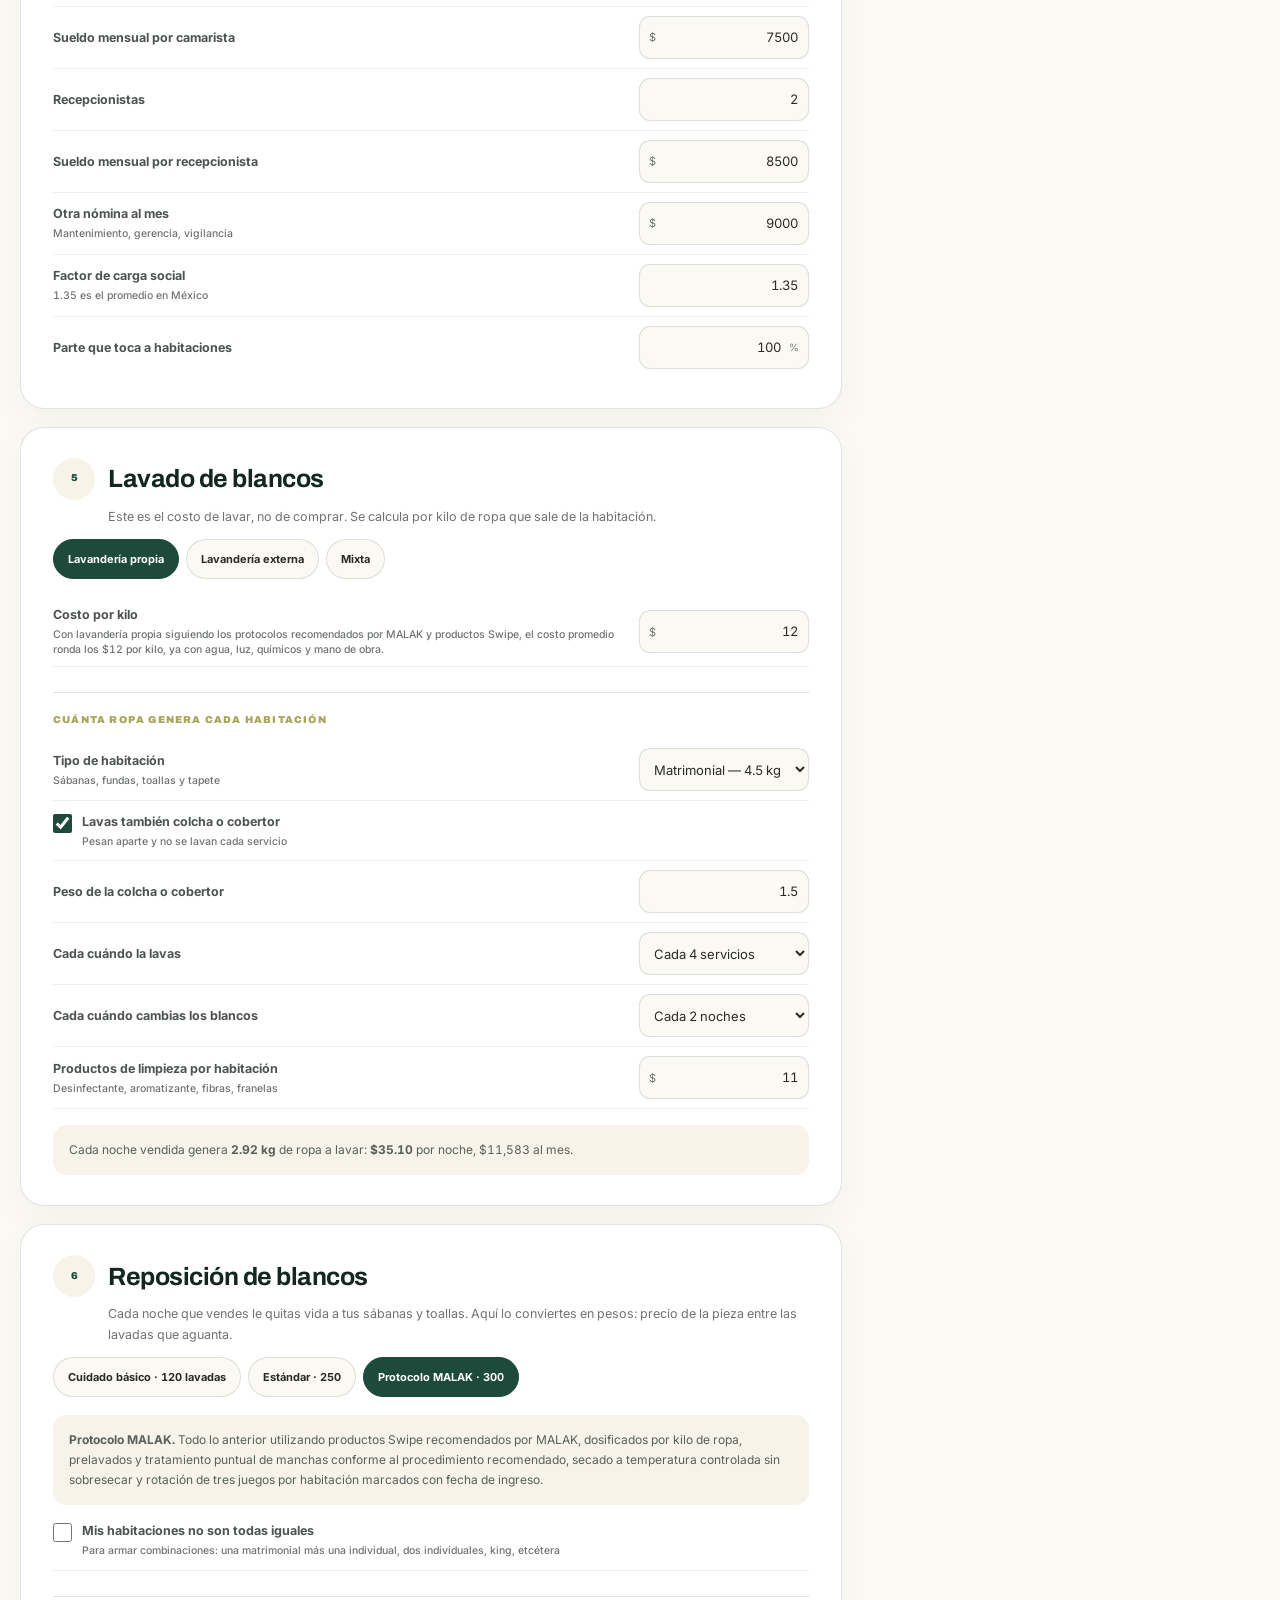
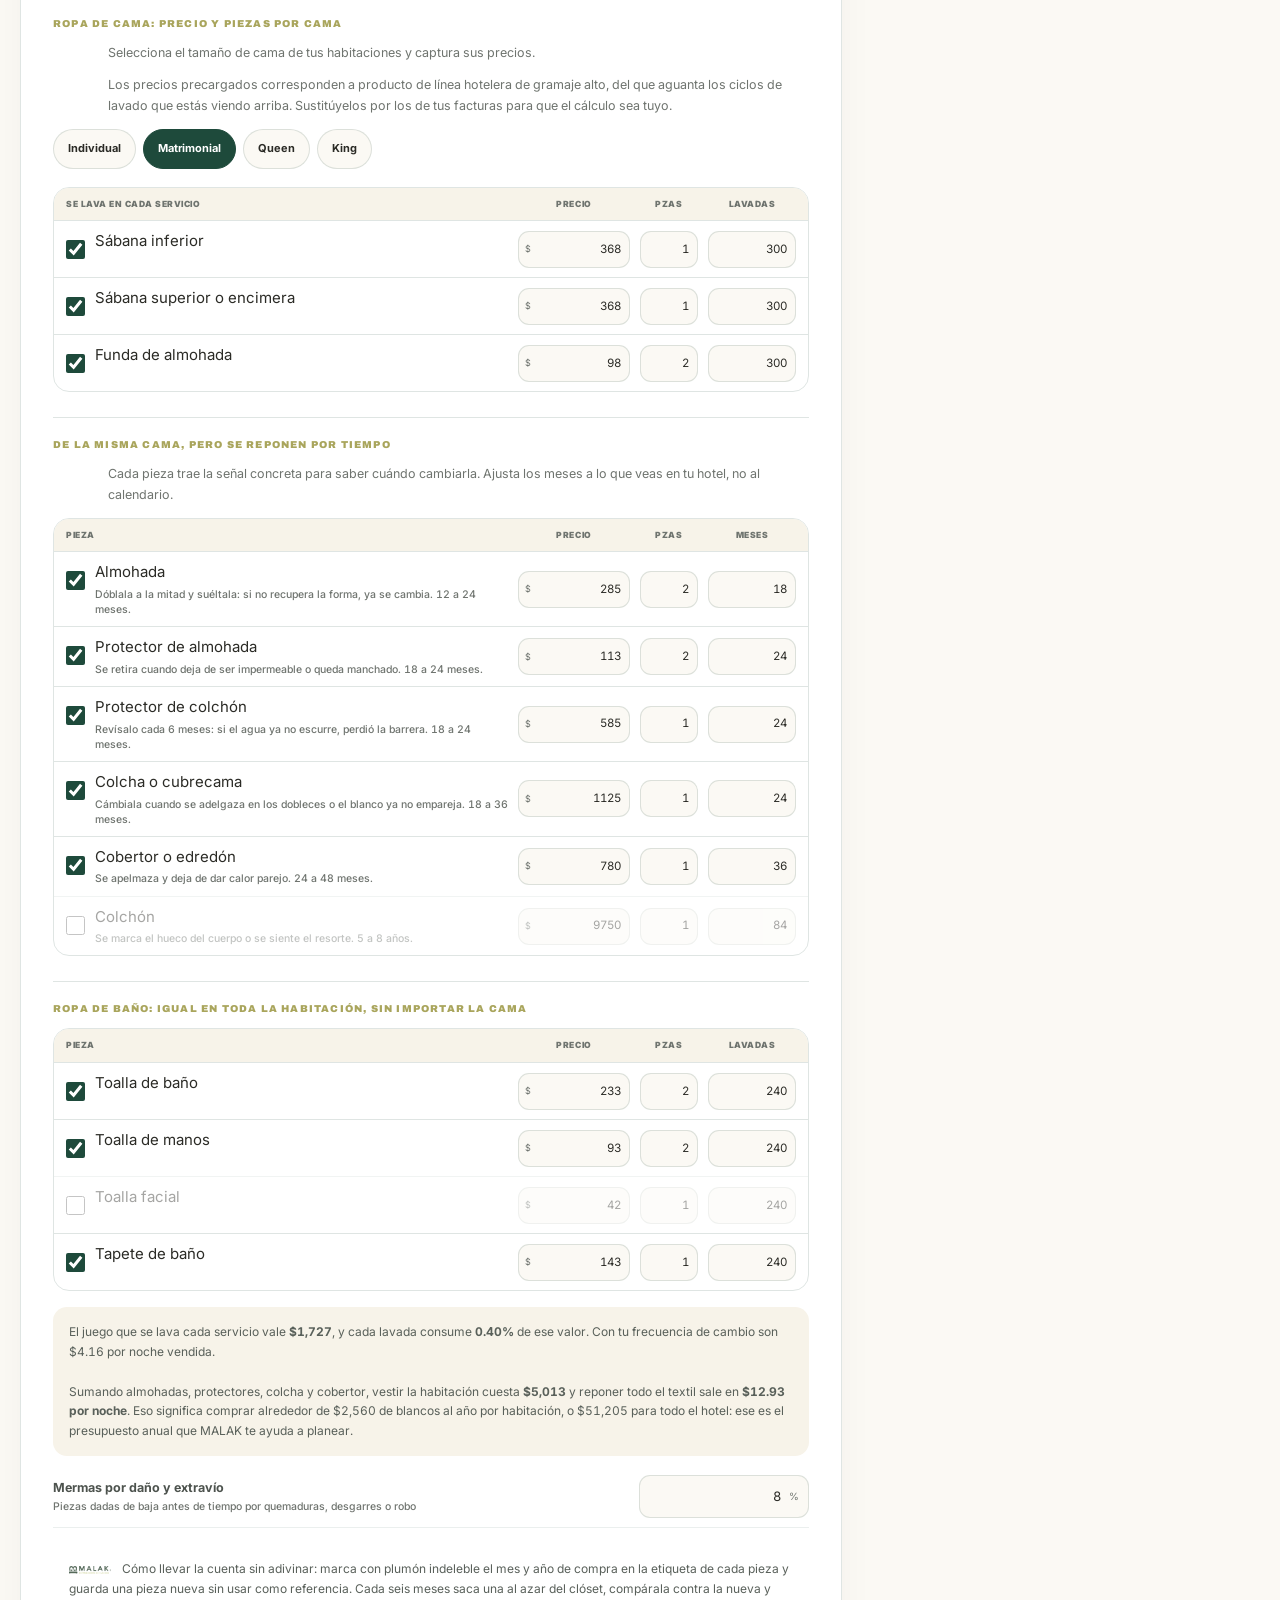
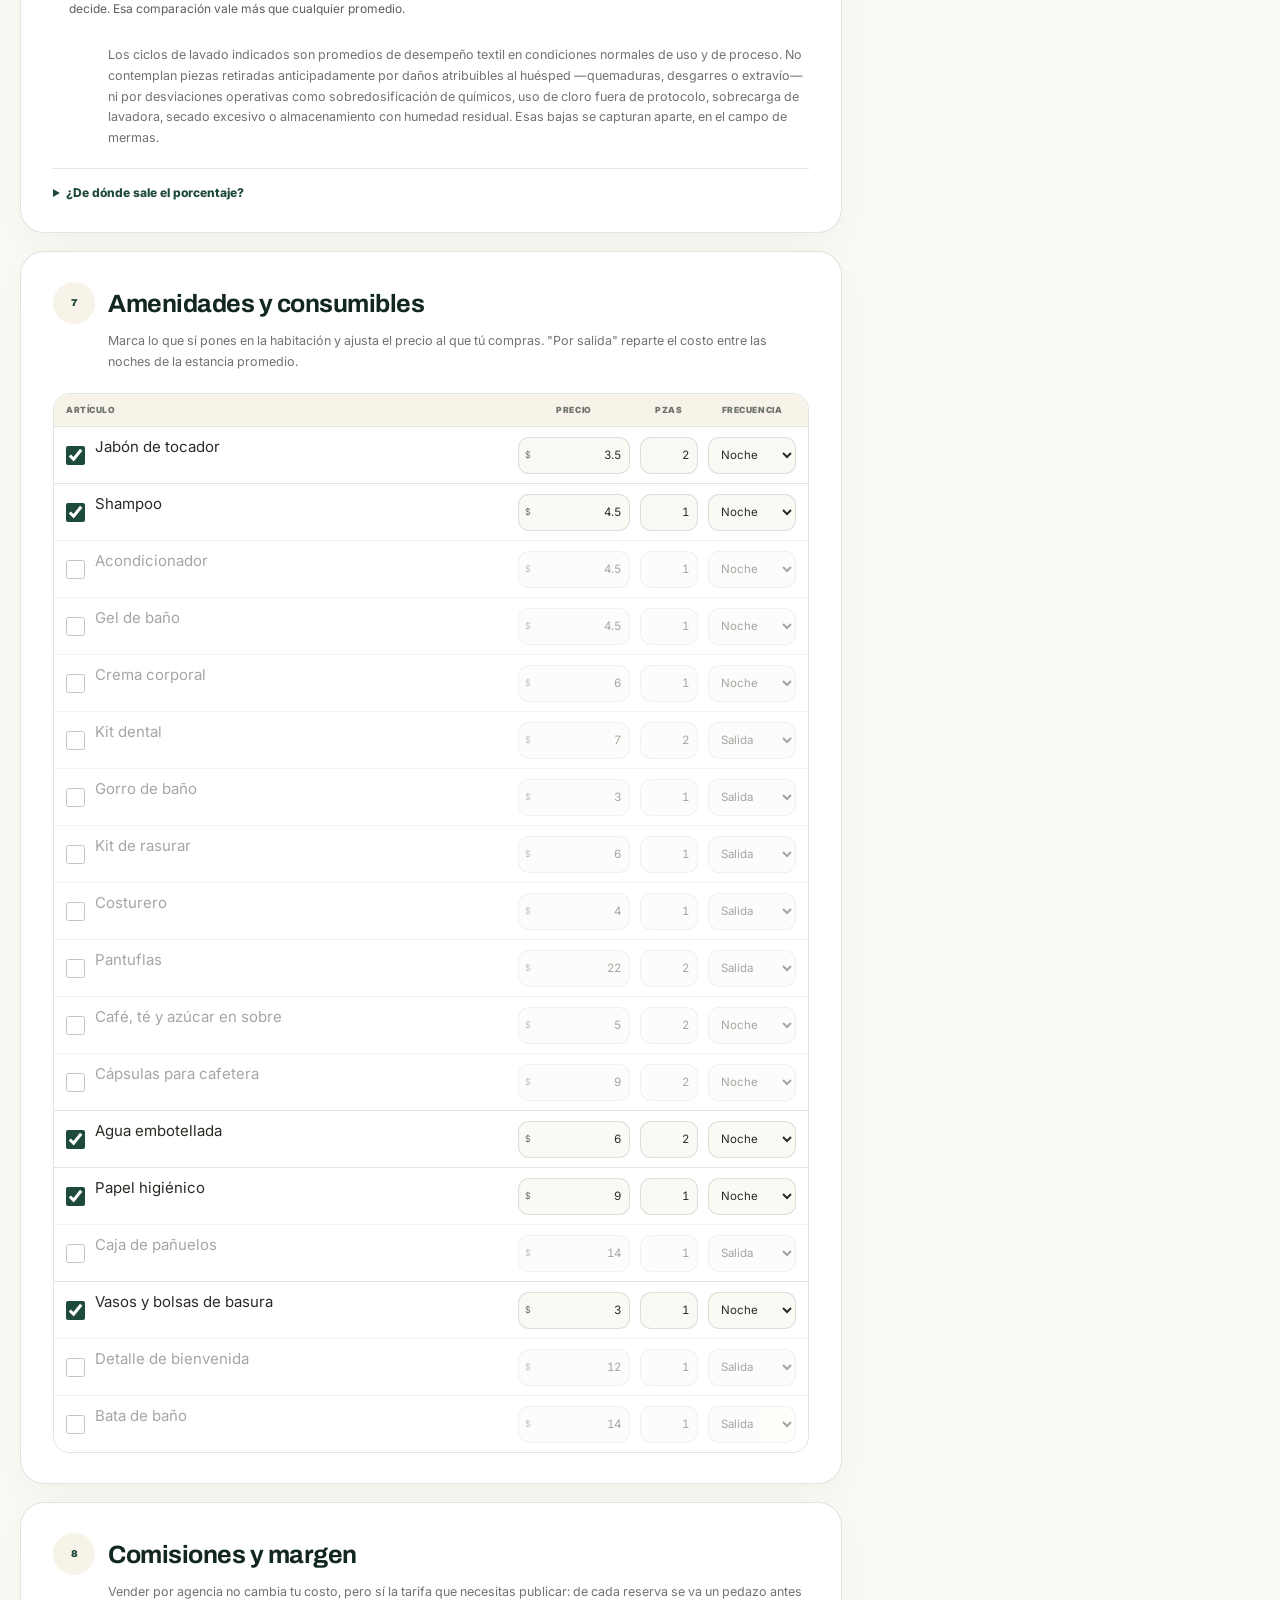
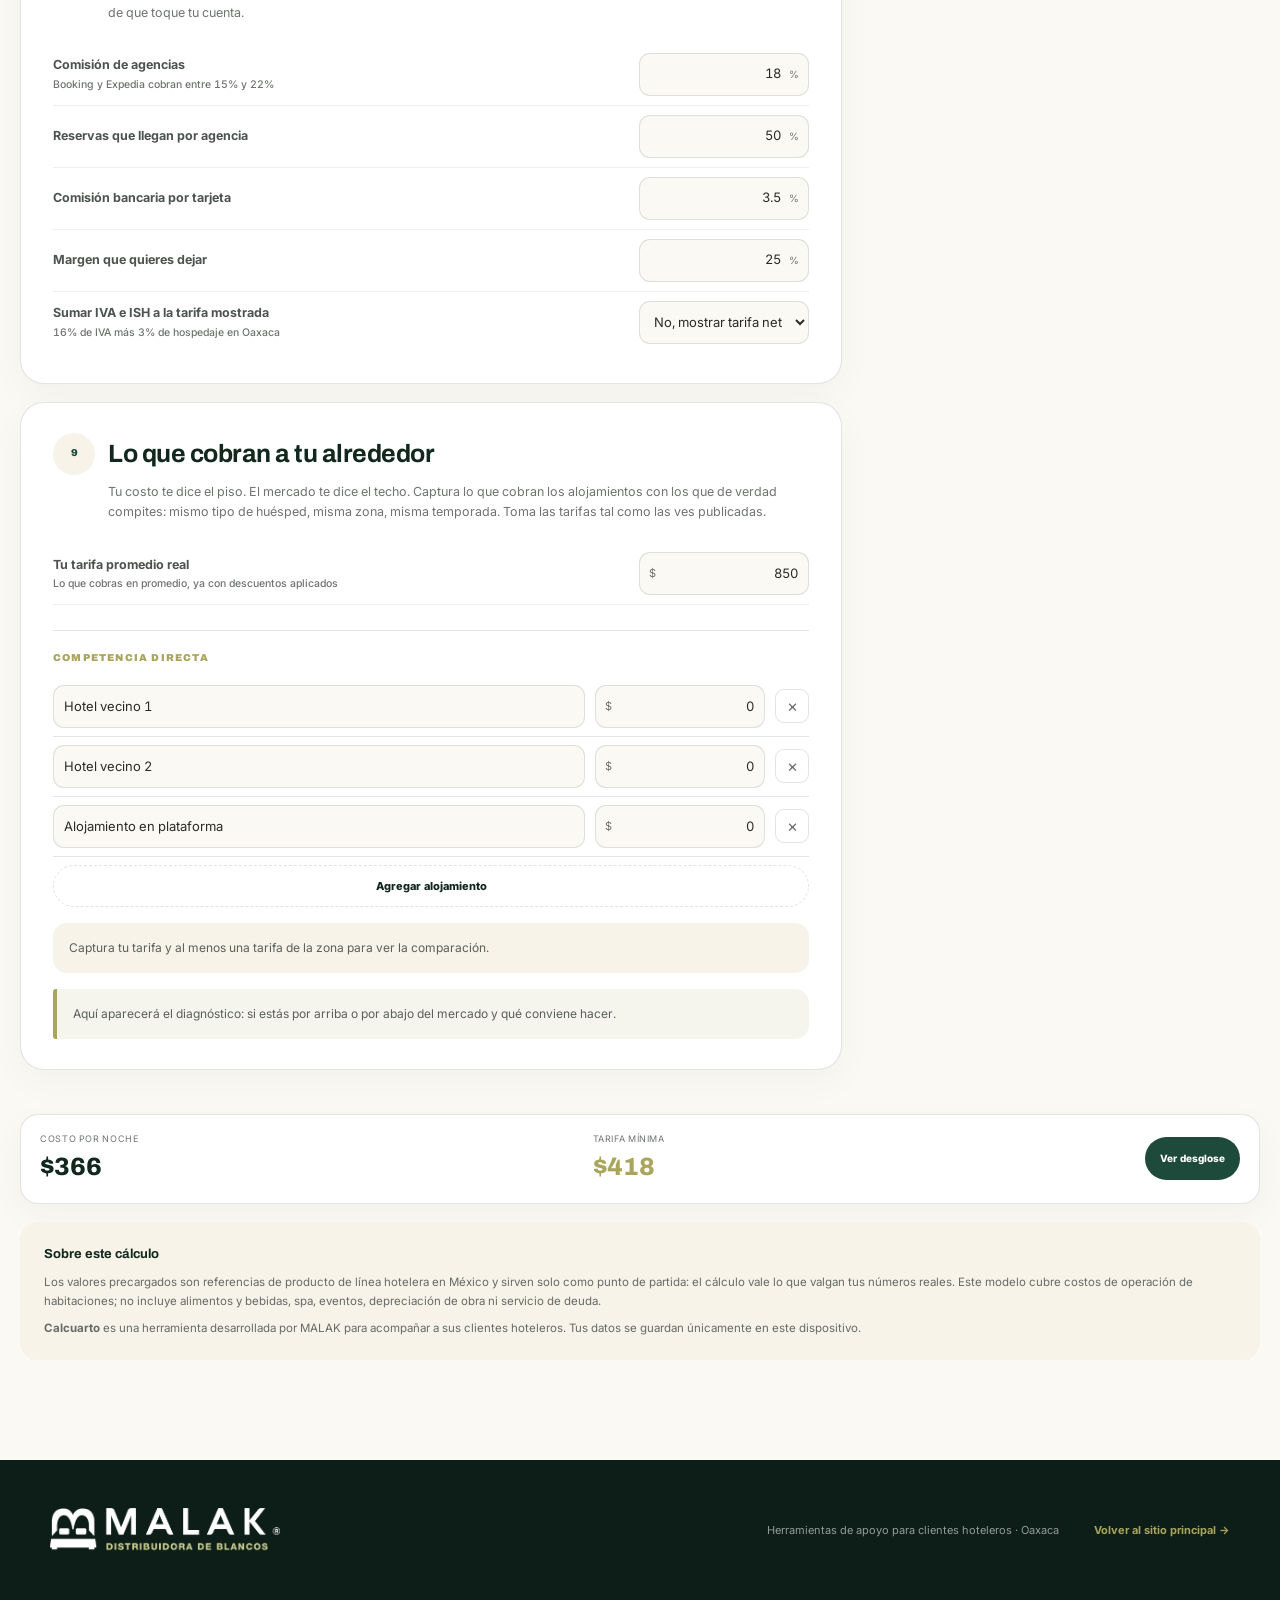
<file: costo-por-habitacion.html>
<!DOCTYPE html>

<html lang="es-MX">
<head>
<meta charset="utf-8"/>
<meta content="width=device-width, initial-scale=1, viewport-fit=cover" name="viewport"/>
<meta content="Calculadora MALAK para conocer el costo real por habitación vendida, la tarifa mínima y el impacto de los blancos en la operación hotelera." name="description"/>
<title>Costo por habitación | MALAK</title>
<link href="https://fonts.googleapis.com" rel="preconnect"/>
<link crossorigin="" href="https://fonts.gstatic.com" rel="preconnect"/>
<link href="https://fonts.googleapis.com/css2?family=Archivo:wght@400;600;700;800;900&amp;family=Inter:wght@400;500;600;700&amp;display=swap" rel="stylesheet"/>
<link href="./css/costo-habitacion.css" rel="stylesheet"/>
</head>
<body>
<header class="site-header">
    <div class="header-inner">
        <a aria-label="Ir al inicio" class="brand" href="./index.html">
            <img alt="MALAK Distribuidora de Blancos" src="./img/logo.png">
        </a>

        <nav class="main-nav" id="mainNav" aria-label="Navegación de recursos">
            <a href="./index.html">Inicio</a>
            <a href="./capacitacion.html#productos">Productos</a>
            <a href="./capacitacion.html#buenas-practicas">Buenas prácticas</a>
            <a href="./calculadora-costos-malak_1.html">Calculadora</a>
        </nav>

        <button aria-expanded="false" aria-label="Abrir menú" class="menu-toggle" type="button">
            <span></span><span></span><span></span>
        </button>
    </div>
</header>
<main>
<section class="hero">
<div class="shell hero-grid">
<div class="hero-copy">
<span class="eyebrow">Calcuarto · Recurso para hotelería</span>
<h1>Conoce cuánto cuesta realmente vender cada habitación.</h1>
<p>
        Captura los datos de tu hotel y calcula el costo por noche vendida considerando
        servicios, estructura, personal, lavandería, reposición de blancos, amenidades,
        comisiones y margen. Después compáralo con tu tarifa y con lo que cobra tu zona.
      </p>
<div class="hero-actions">
<a class="btn btn-primary" href="#calculadora">Comenzar cálculo</a>
<a class="btn btn-secondary" href="#result">Ver mi número</a>
</div>
</div>
<aside aria-label="Resumen de la herramienta" class="hero-card">
<span class="hero-card-label">De costo a decisión</span>
<strong>Un solo cálculo para entender tu habitación.</strong>
<div class="hero-card-flow">
<span>Costo real</span><b>→</b><span>Tarifa mínima</span><b>→</b><span>Margen</span>
</div>
<p>Los resultados se actualizan automáticamente y tus datos se guardan únicamente en este dispositivo.</p>
</aside>
</div>
</section>
<section class="calculator-area" id="calculadora">
<div class="calculator-wrap">
<div class="resource-intro">
<div>
<span class="eyebrow">Calculadora completa</span>
<h2>Captura tus números reales.</h2>
</div>
<p>Los valores precargados son una referencia inicial. Sustitúyelos por los datos de tu hotel para que el resultado represente tu operación.</p>
</div>
<div class="tools">
<button id="btnDemo" type="button">Cargar ejemplo</button>
<button id="btnReset" type="button">Borrar todo</button>
<button id="btnCopy" type="button">Copiar resumen</button>
</div><div class="calculator-layout"><div class="calculator-form"><section class="tool-card">
<h2>
<span class="num">1</span>
                 Tu hotel
            </h2>
<p class="hint">La ocupación es la variable que más mueve el resultado: los costos fijos se reparten entre menos noches cuando bajas de temporada.</p>
<div class="row">
<label for="rooms">Habitaciones totales</label>
<div class="w-sm">
<input id="rooms" inputmode="numeric" min="1" type="number" value="20"/>
</div>
</div>
<div class="row">
<label for="occ">
                    Ocupación promedio anual
                    <span class="note">Noches vendidas ÷ noches disponibles</span>
</label>
<div class="w-sm pct">
<input id="occ" inputmode="decimal" max="100" min="1" type="number" value="55"/>
</div>
</div>
<div class="row">
<label for="los">
                    Estancia promedio
                    <span class="note">Noches por reserva</span>
</label>
<div class="w-sm">
<input id="los" inputmode="decimal" min="1" step="0.1" type="number" value="1.8"/>
</div>
</div>
<div class="row">
<label for="dias">Días del mes para el cálculo</label>
<div class="w-sm">
<input id="dias" inputmode="numeric" max="31" min="28" type="number" value="30"/>
</div>
</div>
<div class="note-box" id="boxNoches">—</div>
</section><section class="tool-card">
<h2>
<span class="num">2</span>
                 Recibos de servicios
            </h2>
<p class="hint">Pon el monto tal como viene en tu último recibo y marca el periodo. El porcentaje es la parte que corresponde a habitaciones, no a lobby, restaurante, alberca u oficinas.</p>
<div class="row">
<label for="luzMonto">Recibo de luz (CFE)</label>
<div class="w-money money">
<input id="luzMonto" inputmode="decimal" min="0" type="number" value="18000"/>
</div>
</div>
<div class="row">
<label for="luzPer">Periodo del recibo</label>
<div class="w-md">
<select id="luzPer">
<option value="1">Mensual</option>
<option selected="" value="2">Bimestral</option>
</select>
</div>
</div>
<div class="row">
<label for="luzPct">Parte que toca a habitaciones</label>
<div class="w-sm pct">
<input id="luzPct" inputmode="decimal" max="100" min="0" type="number" value="65"/>
</div>
</div>
<p class="sub">Agua</p>
<div class="row">
<label for="aguaMonto">Recibo de agua</label>
<div class="w-money money">
<input id="aguaMonto" inputmode="decimal" min="0" type="number" value="3200"/>
</div>
</div>
<div class="row">
<label for="aguaPer">Periodo del recibo</label>
<div class="w-md">
<select id="aguaPer">
<option value="1">Mensual</option>
<option selected="" value="2">Bimestral</option>
<option value="3">Trimestral</option>
</select>
</div>
</div>
<div class="row">
<label for="aguaPct">Parte que toca a habitaciones</label>
<div class="w-sm pct">
<input id="aguaPct" inputmode="decimal" max="100" min="0" type="number" value="70"/>
</div>
</div>
<div class="row">
<label for="pipas">Pipas de agua al mes (si compras)</label>
<div class="w-money money">
<input id="pipas" inputmode="decimal" min="0" type="number" value="0"/>
</div>
</div>
<p class="sub">Gas e internet</p>
<div class="row">
<label for="gasMonto">
                    Gas del mes
                    <span class="note">Boiler y agua caliente</span>
</label>
<div class="w-money money">
<input id="gasMonto" inputmode="decimal" min="0" type="number" value="4500"/>
</div>
</div>
<div class="row">
<label for="gasPct">Parte que toca a habitaciones</label>
<div class="w-sm pct">
<input id="gasPct" inputmode="decimal" max="100" min="0" type="number" value="85"/>
</div>
</div>
<div class="row">
<label for="netMonto">Internet, TV y teléfono al mes</label>
<div class="w-money money">
<input id="netMonto" inputmode="decimal" min="0" type="number" value="1800"/>
</div>
</div>
</section><section class="tool-card">
<h2>
<span class="num">3</span>
                 Estructura y espacio
            </h2>
<p class="hint">Renta o crédito, impuestos y todo lo que pagas aunque el hotel esté vacío. Si el inmueble es propio y no hay crédito, deja la renta en cero.</p>
<div class="row">
<label for="renta">Renta o pago de crédito al mes</label>
<div class="w-money money">
<input id="renta" inputmode="decimal" min="0" type="number" value="0"/>
</div>
</div>
<div class="row">
<label for="predial">Predial al año</label>
<div class="w-money money">
<input id="predial" inputmode="decimal" min="0" type="number" value="9000"/>
</div>
</div>
<div class="row">
<label for="seguro">Seguro al año</label>
<div class="w-money money">
<input id="seguro" inputmode="decimal" min="0" type="number" value="14000"/>
</div>
</div>
<div class="row">
<label for="manten">Mantenimiento y reparaciones al mes</label>
<div class="w-money money">
<input id="manten" inputmode="decimal" min="0" type="number" value="6000"/>
</div>
</div>
<div class="row">
<label for="admin">
                    Administración al mes
                    <span class="note">Contador, PMS, motor de reservas, licencias</span>
</label>
<div class="w-money money">
<input id="admin" inputmode="decimal" min="0" type="number" value="3500"/>
</div>
</div>
<div class="row">
<label for="estrPct">Parte que toca a habitaciones</label>
<div class="w-sm pct">
<input id="estrPct" inputmode="decimal" max="100" min="0" type="number" value="100"/>
</div>
</div>
</section><section class="tool-card">
<h2>
<span class="num">4</span>
                 Personal
            </h2>
<p class="hint">Aunque las camaristas trabajen por turno, se pagan cada quincena, así que entran como costo fijo mensual. El factor de carga cubre IMSS, vacaciones, aguinaldo y prima.</p>
<div class="row">
<label for="camNum">Camaristas</label>
<div class="w-sm">
<input id="camNum" inputmode="numeric" min="0" type="number" value="3"/>
</div>
</div>
<div class="row">
<label for="camSueldo">Sueldo mensual por camarista</label>
<div class="w-money money">
<input id="camSueldo" inputmode="decimal" min="0" type="number" value="7500"/>
</div>
</div>
<div class="row">
<label for="recNum">Recepcionistas</label>
<div class="w-sm">
<input id="recNum" inputmode="numeric" min="0" type="number" value="2"/>
</div>
</div>
<div class="row">
<label for="recSueldo">Sueldo mensual por recepcionista</label>
<div class="w-money money">
<input id="recSueldo" inputmode="decimal" min="0" type="number" value="8500"/>
</div>
</div>
<div class="row">
<label for="otrosN">
                    Otra nómina al mes
                    <span class="note">Mantenimiento, gerencia, vigilancia</span>
</label>
<div class="w-money money">
<input id="otrosN" inputmode="decimal" min="0" type="number" value="9000"/>
</div>
</div>
<div class="row">
<label for="factor">
                    Factor de carga social
                    <span class="note">1.35 es el promedio en México</span>
</label>
<div class="w-sm">
<input id="factor" inputmode="decimal" min="1" step="0.01" type="number" value="1.35"/>
</div>
</div>
<div class="row">
<label for="nomPct">Parte que toca a habitaciones</label>
<div class="w-sm pct">
<input id="nomPct" inputmode="decimal" max="100" min="0" type="number" value="100"/>
</div>
</div>
</section><section class="tool-card">
<h2>
<span class="num">5</span>
                 Lavado de blancos
            </h2>
<p class="hint tight">Este es el costo de lavar, no de comprar. Se calcula por kilo de ropa que sale de la habitación.</p>
<div class="seg" id="segLav">
<button aria-pressed="true" data-v="propia" type="button">Lavandería propia</button>
<button aria-pressed="false" data-v="externa" type="button">Lavandería externa</button>
<button aria-pressed="false" data-v="mixta" type="button">Mixta</button>
</div>
<div class="row">
<label for="precioKg">
                    Costo por kilo
                    <span class="note" id="noteKg">Con lavandería propia siguiendo los protocolos recomendados por MALAK y productos Swipe, el costo promedio ronda los $12 por kilo, ya con agua, luz, químicos y mano de obra.</span>
</label>
<div class="w-money money">
<input id="precioKg" inputmode="decimal" min="0" step="0.5" type="number" value="12"/>
</div>
</div>
<div class="row" id="rowMix" style="display:none">
<label for="pctExterna">Porcentaje que mandas fuera</label>
<div class="w-sm pct">
<input id="pctExterna" inputmode="decimal" max="100" min="0" type="number" value="30"/>
</div>
</div>
<div class="row" id="rowKgExt" style="display:none">
<label for="precioKgExt">Costo por kilo en lavandería externa</label>
<div class="w-money money">
<input id="precioKgExt" inputmode="decimal" min="0" step="0.5" type="number" value="27"/>
</div>
</div>
<p class="sub">Cuánta ropa genera cada habitación</p>
<div class="row" id="rowTipo">
<label for="tipoCama">
                    Tipo de habitación
                    <span class="note">Sábanas, fundas, toallas y tapete</span>
</label>
<div class="w-md">
<select id="tipoCama">
<option value="3.4">Individual — 3.4 kg</option>
<option selected="" value="4.5">Matrimonial — 4.5 kg</option>
<option value="5.0">Queen — 5.0 kg</option>
<option value="5.5">King — 5.5 kg</option>
<option value="5.3">Dos individuales — 5.3 kg</option>
<option value="custom">Yo lo peso</option>
</select>
</div>
</div>
<div class="row" id="rowKgMix" style="display:none">
<label>
                    Peso promedio por habitación
                    <span class="note">Calculado con la mezcla de camas que capturaste en el paso 6</span>
</label>
<div class="w-sm" id="kgMixVal" style="text-align:right;font-weight:600">—</div>
</div>
<div class="row" id="rowKg" style="display:none">
<label for="kgCustom">Kilos por servicio completo</label>
<div class="w-sm">
<input id="kgCustom" inputmode="decimal" min="0" step="0.1" type="number" value="4.5"/>
</div>
</div>
<div class="row">
<label class="chk" for="colchaOn">
<input checked="" id="colchaOn" type="checkbox"/>
<span>
                        Lavas también colcha o cobertor
                        <span class="note">Pesan aparte y no se lavan cada servicio</span>
</span>
</label>
</div>
<div class="row" id="rowColcha">
<label for="colchaKg">Peso de la colcha o cobertor</label>
<div class="w-sm">
<input id="colchaKg" inputmode="decimal" min="0" step="0.1" type="number" value="1.5"/>
</div>
</div>
<div class="row" id="rowColchaF">
<label for="colchaFrec">Cada cuándo la lavas</label>
<div class="w-md">
<select id="colchaFrec">
<option value="1">En cada servicio</option>
<option selected="" value="4">Cada 4 servicios</option>
<option value="8">Cada 8 servicios</option>
<option value="15">Una vez al mes</option>
</select>
</div>
</div>
<div class="row">
<label for="frec">Cada cuándo cambias los blancos</label>
<div class="w-md">
<select id="frec">
<option value="1">Diario</option>
<option selected="" value="0.6">Cada 2 noches</option>
<option value="0.45">Cada 3 noches</option>
<option value="los">Solo en salida</option>
</select>
</div>
</div>
<div class="row">
<label for="quimicos">
                    Productos de limpieza por habitación
                    <span class="note">Desinfectante, aromatizante, fibras, franelas</span>
</label>
<div class="w-money money">
<input id="quimicos" inputmode="decimal" min="0" step="0.5" type="number" value="11"/>
</div>
</div>
<div class="note-box" id="boxLav">—</div>
</section><section class="tool-card">
<h2>
<span class="num">6</span>
                 Reposición de blancos
            </h2>
<p class="hint tight">Cada noche que vendes le quitas vida a tus sábanas y toallas. Aquí lo conviertes en pesos: precio de la pieza entre las lavadas que aguanta.</p>
<div class="seg" id="segVida">
<button aria-pressed="false" data-v="120" type="button">Cuidado básico · 120 lavadas</button>
<button aria-pressed="false" data-v="250" type="button">Estándar · 250</button>
<button aria-pressed="true" data-v="300" type="button">Protocolo MALAK · 300</button>
</div>
<div class="note-box" id="boxCuidado">—</div>
<div class="row" style="margin-top:6px">
<label class="chk" for="mixOn">
<input id="mixOn" type="checkbox"/>
<span>
                        Mis habitaciones no son todas iguales
                        <span class="note">Para armar combinaciones: una matrimonial más una individual, dos individuales, king, etcétera</span>
</span>
</label>
</div>
<div id="mixBox" style="display:none">
<p class="sub" style="border-top:0;padding-top:4px">Tipos de habitación</p>
<p class="hint tight">Arma cada combinación con las camas que lleva y cuántas habitaciones tienes así.</p>
<div id="rtList"></div>
<button class="addBtn" id="btnAddRT" type="button">Agregar tipo de habitación</button>
<p class="hint tight" id="mixWarn">—</p>
</div>
<p class="sub">Ropa de cama: precio y piezas por cama</p>
<p class="hint tight" id="hintSize">Los precios cambian según el tamaño. Captura cada uno por separado.</p>
<p class="hint tight">Los precios precargados corresponden a producto de línea hotelera de gramaje alto, del que aguanta los ciclos de lavado que estás viendo arriba. Sustitúyelos por los de tus facturas para que el cálculo sea tuyo.</p>
<div class="seg" id="segSize">
<button aria-pressed="false" data-v="ind" type="button">Individual</button>
<button aria-pressed="true" data-v="mat" type="button">Matrimonial</button>
<button aria-pressed="false" data-v="qn" type="button">Queen</button>
<button aria-pressed="false" data-v="kng" type="button">King</button>
</div>
<div class="tbl" id="tblRot">
<div class="thead">
<span class="t1">Se lava en cada servicio</span>
<span class="t2">Precio</span>
<span class="t3">Pzas</span>
<span class="t4">Lavadas</span>
</div>
</div>
<p class="sub">De la misma cama, pero se reponen por tiempo</p>
<p class="hint tight">Cada pieza trae la señal concreta para saber cuándo cambiarla. Ajusta los meses a lo que veas en tu hotel, no al calendario.</p>
<div class="tbl" id="tblDur">
<div class="thead">
<span class="t1">Pieza</span>
<span class="t2">Precio</span>
<span class="t3">Pzas</span>
<span class="t4">Meses</span>
</div>
</div>
<p class="sub">Ropa de baño: igual en toda la habitación, sin importar la cama</p>
<div class="tbl" id="tblBano">
<div class="thead">
<span class="t1">Pieza</span>
<span class="t2">Precio</span>
<span class="t3">Pzas</span>
<span class="t4">Lavadas</span>
</div>
</div>
<div class="note-box" id="boxBlancos">—</div>
<div class="row" style="margin-top:10px">
<label for="merma">
                    Mermas por daño y extravío
                    <span class="note">Piezas dadas de baja antes de tiempo por quemaduras, desgarres o robo</span>
</label>
<div class="w-sm pct">
<input id="merma" inputmode="decimal" max="60" min="0" type="number" value="8"/>
</div>
</div>
<div class="note-box" style="background:var(--acento-tint)">
<img alt="" aria-hidden="true" class="markSmall" src="./img/logo.png">
                Cómo llevar la cuenta sin adivinar: marca con plumón indeleble el mes y año de compra en la etiqueta de cada pieza y guarda una pieza nueva sin usar como referencia. Cada seis meses saca una al azar del clóset, compárala contra la nueva y decide. Esa comparación vale más que cualquier promedio.
            </img></div>
<p class="hint" style="margin-top:12px">Los ciclos de lavado indicados son promedios de desempeño textil en condiciones normales de uso y de proceso. No contemplan piezas retiradas anticipadamente por daños atribuibles al huésped —quemaduras, desgarres o extravío— ni por desviaciones operativas como sobredosificación de químicos, uso de cloro fuera de protocolo, sobrecarga de lavadora, secado excesivo o almacenamiento con humedad residual. Esas bajas se capturan aparte, en el campo de mermas.</p>
<details class="ref">
<summary>¿De dónde sale el porcentaje?</summary>
<ul>
<li>La referencia del sector es que un blanco de gramaje hotelero aguanta entre 200 y 300 ciclos de lavado industrial, con reposición cada 12 a 24 meses según la rotación. Con blanqueo a base de cloro y secado agresivo la vida útil cae a la mitad o menos.</li>
<li>Dividir el precio de la pieza entre los ciclos que aguanta da el costo real por uso. No existe un porcentaje fijo de la industria: sale de tus precios y de tu protocolo de lavado.</li>
<li>La dotación recomendada es de 3 juegos por habitación (uno puesto, uno en lavandería, uno de reserva). Tener 3 juegos no encarece el costo por noche: lo que se consume es una lavada, sin importar cuántos juegos tengas en circulación. Lo que sí hace es evitar que laves la misma pieza a diario y se acabe en un tercio del tiempo.</li>
</ul>
</details>
</section><section class="tool-card">
<h2>
<span class="num">7</span>
                 Amenidades y consumibles
            </h2>
<p class="hint">Marca lo que sí pones en la habitación y ajusta el precio al que tú compras. "Por salida" reparte el costo entre las noches de la estancia promedio.</p>
<div class="tbl" id="tblAmen">
<div class="thead">
<span class="t1">Artículo</span>
<span class="t2">Precio</span>
<span class="t3">Pzas</span>
<span class="t4">Frecuencia</span>
</div>
</div>
</section><section class="tool-card">
<h2>
<span class="num">8</span>
                 Comisiones y margen
            </h2>
<p class="hint">Vender por agencia no cambia tu costo, pero sí la tarifa que necesitas publicar: de cada reserva se va un pedazo antes de que toque tu cuenta.</p>
<div class="row">
<label for="comOta">
                    Comisión de agencias
                    <span class="note">Booking y Expedia cobran entre 15% y 22%</span>
</label>
<div class="w-sm pct">
<input id="comOta" inputmode="decimal" max="60" min="0" type="number" value="18"/>
</div>
</div>
<div class="row">
<label for="pctOta">Reservas que llegan por agencia</label>
<div class="w-sm pct">
<input id="pctOta" inputmode="decimal" max="100" min="0" type="number" value="50"/>
</div>
</div>
<div class="row">
<label for="comTdc">Comisión bancaria por tarjeta</label>
<div class="w-sm pct">
<input id="comTdc" inputmode="decimal" max="20" min="0" step="0.1" type="number" value="3.5"/>
</div>
</div>
<div class="row">
<label for="margen">Margen que quieres dejar</label>
<div class="w-sm pct">
<input id="margen" inputmode="decimal" max="80" min="0" type="number" value="25"/>
</div>
</div>
<div class="row">
<label for="impuestos">
                    Sumar IVA e ISH a la tarifa mostrada
                    <span class="note">16% de IVA más 3% de hospedaje en Oaxaca</span>
</label>
<div class="w-md">
<select id="impuestos">
<option selected="" value="0">No, mostrar tarifa neta</option>
<option value="19">Sí, mostrar con impuestos</option>
</select>
</div>
</div>
</section><section class="tool-card">
<h2>
<span class="num">9</span>
                 Lo que cobran a tu alrededor
            </h2>
<p class="hint">Tu costo te dice el piso. El mercado te dice el techo. Captura lo que cobran los alojamientos con los que de verdad compites: mismo tipo de huésped, misma zona, misma temporada. Toma las tarifas tal como las ves publicadas.</p>
<div class="row">
<label for="miTarifa">
                    Tu tarifa promedio real
                    <span class="note">Lo que cobras en promedio, ya con descuentos aplicados</span>
</label>
<div class="w-money money">
<input id="miTarifa" inputmode="decimal" min="0" type="number" value="850"/>
</div>
</div>
<p class="sub">Competencia directa</p>
<div id="compList"></div>
<button class="addBtn" id="btnAddComp" type="button">Agregar alojamiento</button>
<div class="note-box" id="boxZona">—</div>
<div class="flag" id="boxDiag">—</div>
</section></div><aside aria-label="Resultados en tiempo real" class="calculator-sidebar"><div class="calculator-sidebar-sticky"><div class="live-result-label">Resultado en tiempo real</div><section class="result tool-card" id="result">
<img alt="" aria-hidden="true" class="resultMark" src="./img/MALAK3.png"/>
<h2>
<span class="num">10</span>
                 Tu número
            </h2>
<p class="cap">
                Costo por noche vendida 
                <button aria-label="Cómo se calcula" class="qbtn" data-p="qp0" data-q="costo" type="button">?</button>
</p>
<div class="big" id="bigCosto">
                $0
                <small>por habitación</small>
</div>
<p class="cap" id="capEquilibrio">—</p>
<div class="qpanel" hidden="" id="qp0"></div>
<div class="split">
<div class="tile">
<div class="k">
                        Tarifa mínima para no perder 
                        <button aria-label="Cómo se calcula" class="qbtn" data-p="qp1" data-q="tmin" type="button">?</button>
</div>
<div class="v" id="tMin">$0</div>
</div>
<div class="tile">
<div class="k">
                        Tarifa con tu margen 
                        <button aria-label="Cómo se calcula" class="qbtn" data-p="qp1" data-q="trec" type="button">?</button>
</div>
<div class="v" id="tRec">$0</div>
</div>
</div>
<div class="qpanel" hidden="" id="qp1"></div>
<div class="split">
<div class="tile">
<div class="k">
                        Costo mensual de habitaciones 
                        <button aria-label="Cómo se calcula" class="qbtn" data-p="qp2" data-q="tmes" type="button">?</button>
</div>
<div class="v" id="tMes">$0</div>
</div>
<div class="tile">
<div class="k">
                        Noches vendidas al mes 
                        <button aria-label="Cómo se calcula" class="qbtn" data-p="qp2" data-q="tnoches" type="button">?</button>
</div>
<div class="v" id="tNoches">0</div>
</div>
</div>
<div class="qpanel" hidden="" id="qp2"></div>
</section><section class="tool-card">
<h2>A dónde se va cada peso</h2>
<p class="hint tight">Por noche vendida. Los verdes oscuros son costos que pagas aunque el cuarto esté vacío; los claros solo ocurren cuando alguien duerme ahí.</p>
<div class="pieWrap">
<div id="pieSvg"></div>
<div class="leg" id="pieLeg"></div>
</div>
<div class="flag" id="flagBlancos">—</div>
</section>
<section class="tool-card">
<h2>Qué pasa si cambia tu ocupación</h2>
<p class="hint tight">Mismos costos, distinta ocupación. Aquí se ve por qué bajar la tarifa en temporada baja rara vez alcanza para compensar.</p>
<table class="occ" id="tblOcc">
<thead>
<tr>
<th>Ocupación</th>
<th>Noches/mes</th>
<th>Costo por noche</th>
<th>Tarifa mínima</th>
</tr>
</thead>
<tbody></tbody>
</table>
<div class="note-box">Si tu tarifa promedio real está por debajo de la columna de tarifa mínima, cada habitación que vendes te cuesta dinero. No es un problema de descuentos: es un problema de estructura o de ocupación.</div>
</section>
</div></aside></div>

<div class="quick-summary">
<div class="d">
<div class="dk">Costo por noche</div>
<div class="dv" id="dockCosto">$0</div>
</div>
<div class="d">
<div class="dk">Tarifa mínima</div>
<div class="dv g" id="dockTarifa">$0</div>
</div>
<button id="btnVer" type="button">Ver desglose</button>
</div>
<div class="scope-note">
<strong>Sobre este cálculo</strong>
<p>Los valores precargados son referencias de producto de línea hotelera en México y sirven solo como punto de partida: el cálculo vale lo que valgan tus números reales. Este modelo cubre costos de operación de habitaciones; no incluye alimentos y bebidas, spa, eventos, depreciación de obra ni servicio de deuda.</p>
<p><b>Calcuarto</b> es una herramienta desarrollada por MALAK para acompañar a sus clientes hoteleros. Tus datos se guardan únicamente en este dispositivo.</p>
</div>
</div>
</section>
</main>
<footer class="resource-footer">
    <div class="resource-footer-inner">
        <img src="./img/MALAK3.png"
             alt="MALAK Distribuidora de Blancos"
             class="resource-footer-logo">

        <p>Herramientas de apoyo para clientes hoteleros · Oaxaca</p>

        <a href="./index.html">Volver al sitio principal →</a>
    </div>
</footer>
<script src="./js/costo-habitacion.js"></script>
</body>
</html>
</file>
<file: css/styles.css>
:root {
    --green: #1e4a3b;
    --green-dark: #12281f;
    --gold: #a9a55c;
    --cream: #f7f3e9;
    --cream-light: #fbf9f4;
    --charcoal: #2b2b26;
    --white: #ffffff;
    --line: rgba(30, 74, 59, 0.14);
}

* {
    margin: 0;
    padding: 0;
    box-sizing: border-box;
}

html {
    scroll-behavior: smooth;
}

body {
    font-family: "Inter", sans-serif;
    color: var(--charcoal);
    background: var(--cream-light);
    line-height: 1.6;
}

a {
    color: inherit;
    text-decoration: none;
}

/* =========================
   ENCABEZADO
========================= */

header {
    position: sticky;
    top: 0;
    z-index: 50;
    background: rgba(251, 249, 244, 0.95);
    border-bottom: 1px solid var(--line);
    backdrop-filter: blur(8px);
}

.header-inner {
    max-width: 1180px;
    margin: 0 auto;
    padding: 18px 32px;
    display: flex;
    align-items: center;
    justify-content: space-between;
}

.logo {
    display: flex;
    align-items: center;
    gap: 10px;
}

.logo-image {
    display: block;
    width: 250px;
    height: auto;
}

.logo-mark {
    width: 34px;
    height: 26px;
    flex-shrink: 0;
}

.logo-text {
    display: block;
    font-family: "Archivo", sans-serif;
    font-size: 20px;
    font-weight: 900;
    letter-spacing: 0.03em;
    color: var(--green);
}

.logo-sub {
    display: block;
    margin-top: -2px;
    font-family: "Archivo", sans-serif;
    font-size: 8.5px;
    font-weight: 700;
    letter-spacing: 0.14em;
    color: var(--gold);
}

.header-cta {
    display: flex;
    align-items: center;
    gap: 20px;
}

/* Botón del menú móvil */

.mobile-menu-toggle {
    display: none;
    width: 42px;
    height: 42px;
    padding: 9px;

    border: none;
    background: transparent;
    cursor: pointer;

    flex-direction: column;
    align-items: center;
    justify-content: center;
    gap: 5px;
}

.mobile-menu-toggle span {
    display: block;
    width: 22px;
    height: 2px;

    background: var(--green);

    transition:
        transform 0.25s ease,
        opacity 0.25s ease;
}

.mobile-menu-toggle.active span:nth-child(1) {
    transform: translateY(7px) rotate(45deg);
}

.mobile-menu-toggle.active span:nth-child(2) {
    opacity: 0;
}

.mobile-menu-toggle.active span:nth-child(3) {
    transform: translateY(-7px) rotate(-45deg);
}

/* =========================
   MENÚ PRINCIPAL
========================= */

.main-nav {
    position: relative;
    z-index: 40;

    width: 100%;
    min-height: 44px;

    display: flex;
    align-items: center;
    justify-content: center;
    gap: 38px;

    padding: 7px 32px;

    background: var(--cream-light);
}

.nav-link,
.nav-dropdown-toggle {
    position: relative;
    border: none;
    padding: 10px 0;
    font-family: "Archivo", sans-serif;
    font-size: 11px;
    font-weight: 700;
    letter-spacing: 0.07em;
    text-transform: uppercase;
    color: var(--green);
    background: transparent;
    cursor: pointer;
}

.nav-link::after,
.nav-dropdown-toggle::after {
    content: "";
    position: absolute;
    left: 0;
    bottom: 4px;
    width: 0;
    height: 1px;
    background: var(--gold);
    transition: width 0.2s ease;
}

.nav-link:hover::after,
.nav-dropdown:hover .nav-dropdown-toggle::after,
.nav-dropdown:focus-within .nav-dropdown-toggle::after {
    width: 100%;
}

.nav-dropdown {
    position: relative;
}

.nav-dropdown-toggle {
    display: flex;
    align-items: center;
    gap: 7px;
}

.nav-dropdown-toggle span {
    font-size: 14px;
    line-height: 1;
    transition: transform 0.2s ease;
}

.nav-dropdown-menu {
    position: absolute;
    top: calc(100% + 12px);
    left: 50%;

    width: 330px;
    padding: 10px;

    background: var(--cream-light);
    border: 1px solid var(--line);
    box-shadow: 0 18px 45px rgba(18, 40, 31, 0.14);

    opacity: 0;
    visibility: hidden;
    pointer-events: none;

    transform: translate(-50%, 8px);

    transition:
        opacity 0.2s ease,
        visibility 0.2s ease,
        transform 0.2s ease;
}

/* Puente invisible entre Recursos y el menú desplegable */
@media (min-width: 901px) {

    .nav-dropdown-menu::before {
        content: "";
        position: absolute;

        left: 0;
        right: 0;
        top: -12px;

        height: 12px;
    }

}

/* Desplegable con mouse: solo computadora */
@media (min-width: 901px) and (hover: hover) and (pointer: fine) {

    .nav-dropdown:hover .nav-dropdown-menu,
    .nav-dropdown:focus-within .nav-dropdown-menu {
        opacity: 1;
        visibility: visible;
        pointer-events: auto;

        transform: translate(-50%, 0);
    }

    .nav-dropdown:hover .nav-dropdown-toggle span,
    .nav-dropdown:focus-within .nav-dropdown-toggle span {
        transform: rotate(180deg);
    }
}

.nav-dropdown-item {
    display: block;
    padding: 15px 16px;
    transition: background 0.2s ease;
}

.nav-dropdown-item:hover {
    background: rgba(169, 165, 92, 0.1);
}

.nav-dropdown-item strong {
    display: block;
    margin-bottom: 4px;
    font-family: "Archivo", sans-serif;
    font-size: 13px;
    font-weight: 800;
    color: var(--green);
}

.nav-dropdown-item span {
    display: block;
    font-size: 11px;
    line-height: 1.5;
    color: rgba(43, 43, 38, 0.62);
}

.phone-link {
    font-size: 14px;
    font-weight: 600;
    color: var(--green);
}

/* =========================
   BOTONES
========================= */

.btn {
    display: inline-flex;
    align-items: center;
    justify-content: center;
    min-height: 48px;
    padding: 13px 24px;
    border: 1px solid transparent;
    border-radius: 2px;
    font-family: "Archivo", sans-serif;
    font-size: 12px;
    font-weight: 700;
    letter-spacing: 0.05em;
    text-align: center;
    text-transform: uppercase;
    transition:
        transform 0.15s ease,
        background 0.15s ease,
        color 0.15s ease;
}

.btn:hover {
    transform: translateY(-1px);
}

.btn-primary {
    color: var(--white);
    background: var(--green);
}

.btn-primary:hover {
    background: var(--green-dark);
}

.btn-secondary {
    color: var(--green);
    background: transparent;
    border-color: var(--green);
}

.btn-secondary:hover {
    color: var(--white);
    background: var(--green);
}

.btn-header {
    min-height: 42px;
    padding: 10px 18px;
    font-size: 11px;
}

/* =========================
   HERO
========================= */

.hero {
    padding: 65px 32px 90px;
    background: var(--cream-light);
}

.hero-inner {
    max-width: 1020px;
    margin: 0 auto;
    text-align: center;
}

.hero-label {
    display: inline-block;
    margin-bottom: 24px;
    font-family: "Archivo", sans-serif;
    font-size: 12px;
    font-weight: 700;
    letter-spacing: 0.16em;
    text-transform: uppercase;
    color: var(--gold);
}

.hero h1 {
    max-width: 980px;
    margin: 0 auto 28px;
    font-family: "Archivo", sans-serif;
    font-size: clamp(46px, 6vw, 78px);
    font-weight: 900;
    line-height: 1.02;
    letter-spacing: -0.045em;
    color: var(--green);
}

.hero-description {
    max-width: 760px;
    margin: 0 auto 34px;
    font-size: 17px;
    line-height: 1.75;
    color: rgba(43, 43, 38, 0.78);
}

.hero-buttons {
    display: flex;
    justify-content: center;
    flex-wrap: wrap;
    gap: 14px;
}

.hero-origin {
    margin-top: 42px;
    font-family: "Archivo", sans-serif;
    font-size: 12px;
    font-weight: 700;
    letter-spacing: 0.12em;
    text-transform: uppercase;
    color: var(--gold);
}

/* =========================
   ¿POR QUÉ MALAK?
========================= */

.why-malak {
    padding: 110px 32px;
    background: var(--green);
}

.why-inner {
    max-width: 1180px;
    margin: 0 auto;
}

.section-heading {
    max-width: 760px;
    margin-bottom: 58px;
}

.section-label {
    display: inline-block;
    margin-bottom: 18px;
    font-family: "Archivo", sans-serif;
    font-size: 11px;
    font-weight: 700;
    letter-spacing: 0.16em;
    text-transform: uppercase;
    color: var(--gold);
}

.section-heading h2 {
    margin-bottom: 22px;
    font-family: "Archivo", sans-serif;
    font-size: clamp(38px, 5vw, 62px);
    font-weight: 900;
    line-height: 1.05;
    letter-spacing: -0.04em;
    color: var(--white);
}

.section-heading p {
    max-width: 680px;
    font-size: 16px;
    line-height: 1.8;
    color: rgba(255, 255, 255, 0.72);
}

.benefits-grid {
    display: grid;
    grid-template-columns: repeat(3, 1fr);
    border-top: 1px solid rgba(255, 255, 255, 0.18);
    border-bottom: 1px solid rgba(255, 255, 255, 0.18);
}

.benefit-card {
    min-height: 250px;
    padding: 34px 28px;
    border-right: 1px solid rgba(255, 255, 255, 0.18);

    display: flex;
    flex-direction: column;
    justify-content: center;}

.benefit-card:last-child {
    border-right: none;
}

.benefit-card h3 {
    margin-bottom: 16px;
    font-family: "Archivo", sans-serif;
    font-size: 22px;
    font-weight: 800;
    line-height: 1.2;
    color: var(--white);
}

.benefit-card p {
    font-size: 14px;
    line-height: 1.75;
    color: rgba(255, 255, 255, 0.68);
}

/* =========================
   CATÁLOGO PREMIUM
========================= */

.catalog-section {
    padding: 120px 32px;
    background: var(--green-dark);
    overflow: hidden;
}

.catalog-container {
    max-width: 1180px;
    margin: 0 auto;
}

.catalog-heading {
    margin-bottom: 64px;
    display: grid;
    grid-template-columns: 1.35fr 0.65fr;
    align-items: end;
    gap: 70px;
}

.catalog-eyebrow {
    display: block;
    margin-bottom: 18px;
    font-family: "Archivo", sans-serif;
    font-size: 11px;
    font-weight: 700;
    letter-spacing: 0.18em;
    text-transform: uppercase;
    color: var(--gold);
}

.catalog-heading h2 {
    max-width: 760px;
    font-family: "Archivo", sans-serif;
    font-size: clamp(40px, 5vw, 66px);
    font-weight: 900;
    line-height: 1.03;
    letter-spacing: -0.045em;
    color: var(--white);
}

.catalog-heading > p {
    padding-bottom: 8px;
    font-size: 15px;
    line-height: 1.85;
    color: rgba(255, 255, 255, 0.65);
}

.catalog-layout {
    display: grid;
    grid-template-columns: repeat(2, 1fr);
    gap: 24px;
}

.product-card {
    min-width: 0;
    background: var(--cream-light);
    overflow: hidden;
}

.product-card-featured {
    grid-column: 1 / -1;
    display: grid;
    grid-template-columns: 1.4fr 0.6fr;
}

.product-image,
.product-images {
    position: relative;
    overflow: hidden;
    background: #e9e4d7;
}

/* Las infografías se muestran como vista previa, sin verse gigantes. */
.product-image,
.product-images-double {
    height: 460px;
}

.product-image img,
.product-images img {
    width: 100%;
    height: 100%;
    display: block;
    object-fit: contain;
    object-position: center;
    transition: none;
}

.product-card:hover .product-image img,
.product-card:hover .product-images img {
    transform: none;
}

.product-images-double {
    display: grid;
    grid-template-columns: repeat(2, 1fr);
}

.product-images-double img {
    min-width: 0;
}

.product-images-double img:first-child {
    border-right: 1px solid rgba(30, 74, 59, 0.12);
}

.product-badge {
    position: absolute;
    left: 22px;
    bottom: 22px;
    padding: 9px 13px;
    font-family: "Archivo", sans-serif;
    font-size: 9px;
    font-weight: 700;
    letter-spacing: 0.12em;
    text-transform: uppercase;
    color: var(--green);
    background: rgba(247, 243, 233, 0.94);
    backdrop-filter: blur(6px);
}

.product-content {
    padding: 32px;
    display: grid;
    grid-template-columns: 1fr;
    row-gap: 28px;
    align-items: start;
}

.product-card-featured .product-content {
    padding: 42px 38px;
    align-content: center;
}

.product-category {
    display: block;
    margin-bottom: 8px;
    font-family: "Archivo", sans-serif;
    font-size: 10px;
    font-weight: 700;
    letter-spacing: 0.14em;
    text-transform: uppercase;
    color: var(--gold);
}

.product-content h3 {
    margin-bottom: 13px;
    font-family: "Archivo", sans-serif;
    font-size: 27px;
    font-weight: 900;
    line-height: 1.1;
    color: var(--green);
}

.product-card-featured .product-content h3 {
    font-size: 35px;
}

.product-content p {
    font-size: 14px;
    line-height: 1.75;
    color: rgba(43, 43, 38, 0.72);
}

.product-link {
    width: fit-content;
    display: inline-flex;
    align-items: center;
    gap: 12px;
    padding-bottom: 5px;
    border-bottom: 1px solid var(--gold);
    font-family: "Archivo", sans-serif;
    font-size: 10px;
    font-weight: 700;
    letter-spacing: 0.1em;
    text-transform: uppercase;
    color: var(--green);
}

.product-link span {
    font-size: 17px;
    transition: transform 0.2s ease;
}

.product-link:hover span {
    transform: translateX(5px);
}

/* =========================
   HISTORIA Y CONFIANZA
========================= */

.story-section {
    padding: 120px 32px;
    background: var(--cream-light);
}

.story-container {
    max-width: 1180px;
    margin: 0 auto 70px;
    display: grid;
    grid-template-columns: 0.9fr 1.1fr;
    align-items: center;
    gap: 90px;
}

.story-intro {
    max-width: 520px;
}

.story-eyebrow {
    display: block;
    margin-bottom: 18px;
    font-family: "Archivo", sans-serif;
    font-size: 11px;
    font-weight: 700;
    letter-spacing: 0.18em;
    text-transform: uppercase;
    color: var(--gold);
}

.story-intro h2 {
    margin-bottom: 24px;
    font-family: "Archivo", sans-serif;
    font-size: clamp(42px, 5vw, 66px);
    font-weight: 900;
    line-height: 1.03;
    letter-spacing: -0.045em;
    color: var(--green);
}

.story-intro p {
    margin-bottom: 32px;
    font-size: 16px;
    line-height: 1.85;
    color: rgba(43, 43, 38, 0.72);
}

.story-visual {
    min-height: 590px;
    display: grid;
    grid-template-columns: 1.35fr 0.65fr;
    grid-template-rows: 1fr;
    gap: 18px;
}

.story-main-card {
    position: relative;
    padding: 52px 44px;
    display: flex;
    flex-direction: column;
    justify-content: center;
    overflow: hidden;
    color: var(--white);
    background: var(--green);
}

.story-main-card::before,
.story-main-card::after {
    content: "";
    position: absolute;
    border: 1px solid rgba(255, 255, 255, 0.16);
    border-radius: 50%;
}

.story-main-card::before {
    width: 330px;
    height: 330px;
    right: -160px;
    top: -130px;
}

.story-main-card::after {
    width: 230px;
    height: 230px;
    right: -100px;
    top: -80px;
}

.story-card-label {
    position: relative;
    z-index: 1;
    margin-bottom: 38px;
    font-family: "Archivo", sans-serif;
    font-size: 10px;
    font-weight: 700;
    letter-spacing: 0.16em;
    text-transform: uppercase;
    color: var(--gold);
}

.story-main-card strong {
    position: relative;
    z-index: 1;
    display: block;
    font-family: "Archivo", sans-serif;
    font-size: clamp(72px, 8vw, 120px);
    font-weight: 900;
    line-height: 0.78;
    letter-spacing: -0.08em;
    color: var(--white);
}

.story-years {
    position: relative;
    z-index: 1;
    display: block;
    margin: 25px 0 28px;
    font-family: "Archivo", sans-serif;
    font-size: 15px;
    font-weight: 700;
    letter-spacing: 0.08em;
    text-transform: uppercase;
    color: var(--gold);
}

.story-main-card p {
    position: relative;
    z-index: 1;
    max-width: 390px;
    font-size: 14px;
    line-height: 1.8;
    color: rgba(255, 255, 255, 0.72);
}

.story-lines {
    position: absolute;
    right: 32px;
    bottom: 32px;
    display: flex;
    align-items: flex-end;
    gap: 8px;
}

.story-lines span {
    width: 5px;
    background: var(--gold);
}

.story-lines span:nth-child(1) {
    height: 28px;
}

.story-lines span:nth-child(2) {
    height: 48px;
}

.story-lines span:nth-child(3) {
    height: 70px;
}

.story-small-card {
    padding: 32px 28px;
    display: flex;
    flex-direction: column;
    justify-content: flex-end;
}

.story-small-card span {
    margin-bottom: 13px;
    font-family: "Archivo", sans-serif;
    font-size: 9px;
    font-weight: 700;
    letter-spacing: 0.14em;
    text-transform: uppercase;
}

.story-small-card strong {
    font-family: "Archivo", sans-serif;
    font-size: 22px;
    line-height: 1.25;
}

.story-location {
    color: var(--green);
    background: var(--gold);
    justify-content: center;
}

.story-location span {
    color: rgba(30, 74, 59, 0.72);
}

.story-values {
    max-width: 1180px;
    margin: 0 auto;
    display: grid;
    grid-template-columns: repeat(3, 1fr);
    border-top: 1px solid var(--line);
    border-bottom: 1px solid var(--line);
}

.story-values article {
    padding: 34px 32px;
    border-right: 1px solid var(--line);
}

.story-values article:last-child {
    border-right: none;
}

.story-values h3 {
    margin-bottom: 13px;
    font-family: "Archivo", sans-serif;
    font-size: 20px;
    font-weight: 800;
    color: var(--green);
}

.story-values p {
    font-size: 14px;
    line-height: 1.75;
    color: rgba(43, 43, 38, 0.68);
}

/* =========================
   CONTACTO Y SOLICITUD
========================= */

.contact-section {
    padding: 120px 32px;
    color: var(--white);
    background: var(--green-dark);
}

.contact-container {
    max-width: 1180px;
    margin: 0 auto;
    display: grid;
    grid-template-columns: 0.85fr 1.15fr;
    gap: 90px;
    align-items: start;
}

.contact-information {
    position: sticky;
    top: 125px;
}

.contact-eyebrow {
    display: block;
    margin-bottom: 20px;
    font-family: "Archivo", sans-serif;
    font-size: 11px;
    font-weight: 700;
    letter-spacing: 0.18em;
    text-transform: uppercase;
    color: var(--gold);
}

.contact-information h2 {
    margin-bottom: 24px;
    font-family: "Archivo", sans-serif;
    font-size: clamp(40px, 5vw, 62px);
    font-weight: 900;
    line-height: 1.04;
    letter-spacing: -0.045em;
    color: var(--white);
}

.contact-description {
    max-width: 510px;
    margin-bottom: 44px;
    font-size: 16px;
    line-height: 1.85;
    color: rgba(255, 255, 255, 0.68);
}

.contact-benefits {
    border-top: 1px solid rgba(255, 255, 255, 0.14);
}

.contact-benefit {
    padding: 25px 0;
    border-bottom: 1px solid rgba(255, 255, 255, 0.14);
}

.contact-benefit strong {
    display: block;
    margin-bottom: 7px;
    font-family: "Archivo", sans-serif;
    font-size: 16px;
    color: var(--white);
}

.contact-benefit p {
    font-size: 13px;
    line-height: 1.7;
    color: rgba(255, 255, 255, 0.58);
}

.contact-direct {
    margin-top: 42px;
}

.contact-direct > span {
    display: block;
    margin-bottom: 8px;
    font-family: "Archivo", sans-serif;
    font-size: 9px;
    font-weight: 700;
    letter-spacing: 0.14em;
    text-transform: uppercase;
    color: var(--gold);
}

.contact-direct a {
    display: inline-block;
    font-family: "Archivo", sans-serif;
    font-size: 26px;
    font-weight: 800;
    color: var(--white);
}

.contact-direct p {
    margin-top: 7px;
    font-size: 13px;
    color: rgba(255, 255, 255, 0.52);
}

/* Caja del formulario */

.contact-form-wrapper {
    padding: 52px;
    color: var(--charcoal);
    background: var(--cream-light);
}

.form-heading {
    margin-bottom: 38px;
    padding-bottom: 30px;
    border-bottom: 1px solid var(--line);
}

.form-heading > span {
    display: block;
    margin-bottom: 12px;
    font-family: "Archivo", sans-serif;
    font-size: 10px;
    font-weight: 700;
    letter-spacing: 0.16em;
    text-transform: uppercase;
    color: var(--gold);
}

.form-heading h3 {
    margin-bottom: 13px;
    font-family: "Archivo", sans-serif;
    font-size: 34px;
    font-weight: 900;
    line-height: 1.1;
    letter-spacing: -0.03em;
    color: var(--green);
}

.form-heading p {
    max-width: 520px;
    font-size: 14px;
    line-height: 1.75;
    color: rgba(43, 43, 38, 0.68);
}

.contact-form {
    display: flex;
    flex-direction: column;
    gap: 23px;
}

.form-grid {
    display: grid;
    grid-template-columns: repeat(2, 1fr);
    gap: 20px;
}

.form-group {
    min-width: 0;
}

.form-group label {
    display: block;
    margin-bottom: 9px;
    font-family: "Archivo", sans-serif;
    font-size: 10px;
    font-weight: 700;
    letter-spacing: 0.08em;
    text-transform: uppercase;
    color: var(--green);
}

.form-group input,
.form-group select,
.form-group textarea {
    width: 100%;
    padding: 15px 0;
    border: none;
    border-bottom: 1px solid rgba(30, 74, 59, 0.25);
    border-radius: 0;
    outline: none;
    font-family: "Inter", sans-serif;
    font-size: 14px;
    color: var(--charcoal);
    background: transparent;
    transition:
        border-color 0.2s ease,
        background 0.2s ease;
}

.form-group input::placeholder,
.form-group textarea::placeholder {
    color: rgba(43, 43, 38, 0.42);
}

.form-group input:focus,
.form-group select:focus,
.form-group textarea:focus {
    border-bottom-color: var(--gold);
}

.form-group textarea {
    resize: vertical;
    min-height: 120px;
}

.form-submit {
    width: 100%;
    min-height: 58px;
    margin-top: 8px;
    padding: 15px 22px;
    display: flex;
    align-items: center;
    justify-content: space-between;
    border: none;
    cursor: pointer;
    font-family: "Archivo", sans-serif;
    font-size: 11px;
    font-weight: 700;
    letter-spacing: 0.09em;
    text-transform: uppercase;
    color: var(--white);
    background: var(--green);
    transition:
        background 0.2s ease,
        transform 0.2s ease;
}

.form-submit:hover {
    background: var(--green-dark);
    transform: translateY(-2px);
}

.form-submit span:last-child {
    font-size: 20px;
    transition: transform 0.2s ease;
}

.form-submit:hover span:last-child {
    transform: translateX(6px);
}

.form-notice {
    font-size: 11px;
    line-height: 1.6;
    text-align: center;
    color: rgba(43, 43, 38, 0.5);
}

/* =========================
   FOOTER
========================= */

.site-footer {
    padding: 78px 32px 26px;
    color: var(--white);
    background: #0d1d17;
}

.footer-container {
    max-width: 1180px;
    margin: 0 auto 65px;
    display: grid;
    grid-template-columns: 1.4fr repeat(3, 1fr);
    gap: 60px;
}

.footer-brand {
    max-width: 320px;
}

.footer-logo {
    margin-bottom: 23px;
    display: flex;
    align-items: center;
    gap: 12px;
    color: var(--gold);
}

.footer-logo-image {
    display: block;
    width: 290px;
    height: auto;
}

.footer-logo .logo-mark {
    width: 36px;
}

.footer-logo-name {
    display: block;
    font-family: "Archivo", sans-serif;
    font-size: 22px;
    font-weight: 900;
    letter-spacing: 0.04em;
    color: var(--white);
}

.footer-logo-sub {
    display: block;
    margin-top: -2px;
    font-family: "Archivo", sans-serif;
    font-size: 7px;
    font-weight: 700;
    letter-spacing: 0.15em;
    color: var(--gold);
}

.footer-brand > p {
    font-size: 13px;
    line-height: 1.8;
    color: rgba(255, 255, 255, 0.55);
}

.footer-column {
    display: flex;
    flex-direction: column;
    align-items: flex-start;
    gap: 13px;
}

.footer-title {
    margin-bottom: 10px;
    font-family: "Archivo", sans-serif;
    font-size: 9px;
    font-weight: 700;
    letter-spacing: 0.16em;
    text-transform: uppercase;
    color: var(--gold);
}

.footer-column a {
    font-size: 13px;
    color: rgba(255, 255, 255, 0.72);
    transition:
        color 0.2s ease,
        transform 0.2s ease;
}

.footer-column a:hover {
    color: var(--white);
    transform: translateX(3px);
}

.footer-column p {
    font-size: 13px;
    line-height: 1.75;
    color: rgba(255, 255, 255, 0.52);
}

.footer-cta-column {
    padding-left: 24px;
    border-left: 1px solid rgba(255, 255, 255, 0.12);
}

.footer-button {
    width: 100%;
    margin-top: 8px;
    padding: 14px 0;
    display: flex;
    align-items: center;
    justify-content: space-between;
    border-bottom: 1px solid var(--gold);
    font-family: "Archivo", sans-serif;
    font-size: 10px !important;
    font-weight: 700;
    letter-spacing: 0.1em;
    text-transform: uppercase;
    color: var(--white) !important;
}

.footer-button span {
    font-size: 19px;
}

.footer-bottom {
    max-width: 1180px;
    margin: 0 auto;
    padding-top: 24px;
    display: flex;
    justify-content: space-between;
    gap: 25px;
    border-top: 1px solid rgba(255, 255, 255, 0.1);
}

.footer-bottom p {
    font-size: 11px;
    color: rgba(255, 255, 255, 0.38);
}


/* =========================
   TABLET
========================= */

@media (max-width: 900px) {
    .hero { padding-top: 90px; }

    .benefits-grid { grid-template-columns: repeat(3, 1fr); }

    .catalog-heading {
        grid-template-columns: 1fr;
        gap: 24px;
    }

    .product-card-featured { grid-template-columns: 1fr; }
    .product-card-featured .product-content { padding: 34px 32px; }

    .product-image,
    .product-images-double { height: 400px; }

    .story-container {
        grid-template-columns: 1fr;
        gap: 50px;
    }

    .story-intro { max-width: 720px; }
    .story-visual { min-height: 520px; }

    .contact-container {
        grid-template-columns: 1fr;
        gap: 55px;
    }

    .contact-information {
        position: static;
        max-width: 720px;
    }

    .footer-container { grid-template-columns: repeat(2, 1fr); }
    .footer-brand { max-width: none; }

    .footer-cta-column {
        padding-left: 0;
        border-left: none;
    }

    /* Menú móvil / tablet */

    .mobile-menu-toggle {
        display: flex;
        flex-shrink: 0;
    }

    .main-nav {
        display: none;

        position: fixed;
        top: 78px;
        left: 0;
        right: 0;
        z-index: 45;

        width: 100%;
        max-height: calc(100dvh - 78px);
        overflow-y: auto;

        padding: 18px 24px 22px;

        flex-direction: column;
        align-items: stretch;
        gap: 0;

        background: var(--cream-light);
        border-top: 1px solid var(--line);
        border-bottom: 1px solid var(--line);

        box-shadow: 0 18px 35px rgba(18, 40, 31, 0.12);
        -webkit-overflow-scrolling: touch;
        overscroll-behavior: contain;
    }

    .main-nav.mobile-open {
        display: flex;
    }

    .main-nav .nav-link,
    .main-nav .nav-dropdown-toggle {
        width: 100%;
        min-height: 48px;

        display: flex;
        align-items: center;
        justify-content: space-between;

        padding: 13px 0;

        font-size: 12px;
        text-align: left;
    }

    .main-nav .nav-link::after,
    .main-nav .nav-dropdown-toggle::after,
    .main-nav .nav-dropdown:hover .nav-dropdown-toggle::after,
    .main-nav .nav-dropdown:focus-within .nav-dropdown-toggle::after {
        display: none;
        width: 0;
    }

    .main-nav .nav-dropdown {
        position: static;
        width: 100%;
    }

    .main-nav .nav-dropdown-toggle {
        gap: 12px;
    }

    .main-nav .nav-dropdown .nav-dropdown-menu,
    .main-nav .nav-dropdown:hover .nav-dropdown-menu,
    .main-nav .nav-dropdown:focus-within .nav-dropdown-menu {
        position: static;

        top: auto;
        left: auto;

        width: 100%;
        max-height: 0;

        margin: 0;
        padding: 0;

        overflow: hidden;

        opacity: 0;
        visibility: hidden;
        pointer-events: none;

        transform: none;

        border: none;
        box-shadow: none;
        background: transparent;

        transition:
            max-height 0.3s ease,
            opacity 0.2s ease,
            padding 0.3s ease;
    }

    .main-nav .nav-dropdown.mobile-submenu-open .nav-dropdown-menu,
    .main-nav .nav-dropdown.mobile-submenu-open:hover .nav-dropdown-menu,
    .main-nav .nav-dropdown.mobile-submenu-open:focus-within .nav-dropdown-menu {
        max-height: 280px;

        padding: 4px 0 8px 18px;

        opacity: 1;
        visibility: visible;
        pointer-events: auto;

        transform: none;
    }

    .main-nav .nav-dropdown .nav-dropdown-toggle span,
    .main-nav .nav-dropdown:hover .nav-dropdown-toggle span,
    .main-nav .nav-dropdown:focus-within .nav-dropdown-toggle span {
        transform: none;
    }

    .main-nav .nav-dropdown.mobile-submenu-open .nav-dropdown-toggle span,
    .main-nav .nav-dropdown.mobile-submenu-open:hover .nav-dropdown-toggle span,
    .main-nav .nav-dropdown.mobile-submenu-open:focus-within .nav-dropdown-toggle span {
        transform: rotate(180deg);
    }

    .main-nav .nav-dropdown-item {
        width: 100%;
        display: block;

        padding: 11px 0;

        text-align: left;
    }

    .main-nav .nav-dropdown-item:hover {
        background: transparent;
    }

    .main-nav .nav-dropdown-item strong {
        display: block;
        margin-bottom: 3px;

        font-family: "Archivo", sans-serif;
        font-size: 12px;
        font-weight: 800;

        color: var(--green);
    }

    .main-nav .nav-dropdown-item span {
        display: block;

        font-size: 10.5px;
        line-height: 1.5;

        color: rgba(43, 43, 38, 0.6);
    }
}

/* =========================
   CELULARES
========================= */

@media (max-width: 700px) {
    .header-inner { padding: 14px 18px; }
    .phone-link { display: none; }
    .btn-header {
        display: none;
    }
    .logo-text { font-size: 18px; }
    .logo-sub { font-size: 7px; }

    .hero { padding: 72px 18px 62px; }
    .hero-label {
        margin-bottom: 18px;
        font-size: 10px;
    }
    .hero h1 {
        font-size: 42px;
        line-height: 1.05;
    }
    .hero-description { font-size: 15px; }
    .hero-buttons { flex-direction: column; }
    .hero-buttons .btn { width: 100%; }
    .hero-origin { margin-top: 32px; }

    .why-malak { padding: 76px 18px; }
    .section-heading { margin-bottom: 38px; }
    .section-heading h2 { font-size: 38px; }
    .benefits-grid { grid-template-columns: 1fr; }
    .benefit-card {
        min-height: auto;
        padding: 28px 4px;
        border-right: none;
        border-bottom: 1px solid rgba(255, 255, 255, 0.18);
    }
    .benefit-card:last-child { border-bottom: none; }

    .catalog-section { padding: 78px 18px; }
    .catalog-heading { margin-bottom: 40px; }
    .catalog-heading h2 { font-size: 38px; }
    .catalog-layout {
        grid-template-columns: 1fr;
        gap: 18px;
    }
    .product-card-featured { grid-column: auto; }
    .product-images-double { grid-template-columns: 1fr 1fr; }
    .product-image,
    .product-images-double { height: 340px; }
    .product-content,
    .product-card-featured .product-content { padding: 26px 22px; }
    .product-content h3,
    .product-card-featured .product-content h3 { font-size: 25px; }

    .story-section { padding: 78px 18px; }
    .story-container {
        margin-bottom: 48px;
        gap: 38px;
    }
    .story-intro h2 { font-size: 38px; }
    .story-visual {
        min-height: auto;
        grid-template-columns: 1fr;
        grid-template-rows: auto;
        gap: 12px;
    }
    .story-main-card {
        grid-column: auto;
        grid-row: auto;
        min-height: 470px;
        padding: 38px 28px;
    }
    .story-main-card strong { font-size: 120px; }
    .story-small-card {
        min-height: 170px;
        padding: 24px 20px;
    }
    .story-small-card strong { font-size: 18px; }
    .story-values { grid-template-columns: 1fr; }
    .story-values article {
        padding: 28px 4px;
        border-right: none;
        border-bottom: 1px solid var(--line);
    }
    .story-values article:last-child { border-bottom: none; }

    .contact-section { padding: 78px 18px; }
    .contact-container { gap: 40px; }
    .contact-information h2 { font-size: 38px; }
    .contact-description { margin-bottom: 32px; }
    .contact-form-wrapper { padding: 34px 22px; }
    .form-heading { margin-bottom: 30px; }
    .form-heading h3 { font-size: 28px; }
    .form-grid {
        grid-template-columns: 1fr;
        gap: 23px;
    }
    .contact-direct a { font-size: 23px; }

    .site-footer { padding: 60px 18px 24px; }
    .footer-container {
        margin-bottom: 45px;
        grid-template-columns: 1fr;
        gap: 38px;
    }
    .footer-brand { max-width: 360px; }
    .footer-cta-column {
        padding-top: 28px;
        border-top: 1px solid rgba(255, 255, 255, 0.12);
    }
    .footer-bottom {
        flex-direction: column;
        gap: 8px;
    }
}
@media (max-width: 430px) {
    .logo-image {
        width: 170px;
    }

    .footer-logo-image {
        width: 220px;
    }

    .hero h1 {
        font-size: 35px;
    }
}

/* =========================
   ANIMACIONES Y TRANSICIONES
========================= */

/* Sombra del encabezado al desplazarse */

header {
    transition:
        background 0.3s ease,
        box-shadow 0.3s ease,
        border-color 0.3s ease;
}

header.header-scrolled {
    background: rgba(251, 249, 244, 0.98);
    border-bottom-color: transparent;
    box-shadow: 0 10px 30px rgba(18, 40, 31, 0.1);
}

/* Aparición de elementos al hacer scroll */

.reveal {
    opacity: 0;
    transform: translateY(32px);
    transition:
        opacity 0.75s ease,
        transform 0.75s ease;
}

.reveal.reveal-visible {
    opacity: 1;
    transform: translateY(0);
}

/* Retrasos ligeros para grupos de tarjetas */

.reveal-delay-1 {
    transition-delay: 0.08s;
}

.reveal-delay-2 {
    transition-delay: 0.16s;
}

.reveal-delay-3 {
    transition-delay: 0.24s;
}

/* Tarjetas de beneficios */

.benefit-card {
    transition:
        background 0.3s ease,
        transform 0.3s ease;
}

.benefit-card:hover {
    background: rgba(255, 255, 255, 0.05);
    transform: translateY(-5px);
}

/* Tarjetas del catálogo */

.product-card {
    transition:
        transform 0.35s ease,
        box-shadow 0.35s ease;
}

.product-card:hover {
    transform: translateY(-7px);
    box-shadow: 0 22px 50px rgba(0, 0, 0, 0.2);
}

/* Tarjetas de historia */

.story-main-card,
.story-small-card {
    transition:
        transform 0.35s ease,
        box-shadow 0.35s ease;
}

.story-main-card:hover,
.story-small-card:hover {
    transform: translateY(-6px);
    box-shadow: 0 20px 45px rgba(18, 40, 31, 0.14);
}

/* Valores de la empresa */

.story-values article {
    transition:
        background 0.3s ease,
        transform 0.3s ease;
}

.story-values article:hover {
    background: rgba(169, 165, 92, 0.08);
    transform: translateY(-4px);
}

/* Enlaces del teléfono */

.phone-link,
.contact-direct a {
    transition:
        color 0.2s ease,
        opacity 0.2s ease;
}

.phone-link:hover {
    color: var(--gold);
}

.contact-direct a:hover {
    color: var(--gold);
}

/* Accesibilidad: desactiva las animaciones cuando el usuario lo solicita */

@media (prefers-reduced-motion: reduce) {
    html {
        scroll-behavior: auto;
    }

    *,
    *::before,
    *::after {
        animation-duration: 0.01ms !important;
        animation-iteration-count: 1 !important;
        transition-duration: 0.01ms !important;
    }

    .reveal {
        opacity: 1;
        transform: none;
    }
}

/* En celulares evitamos movimientos innecesarios al tocar */

@media (max-width: 700px) {
    .benefit-card:hover,
    .product-card:hover,
    .story-main-card:hover,
    .story-small-card:hover,
    .story-values article:hover {
        transform: none;
    }
}

/* ==========================
   VISOR DE IMÁGENES
========================== */

.image-modal{

    position:fixed;
    inset:0;

    background:rgba(0,0,0,.88);

    display:flex;
    align-items:center;
    justify-content:center;

    opacity:0;
    visibility:hidden;

    transition:.3s;

    z-index:9999;

    padding:30px;

}

.image-modal.active{

    opacity:1;
    visibility:visible;

}

.image-modal-content{

    max-width:92%;
    max-height:92%;

    border-radius:16px;

    box-shadow:0 25px 60px rgba(0,0,0,.45);

    animation:zoomImage .25s ease;

}

.image-modal-close{

    position:absolute;

    top:20px;
    right:30px;

    color:white;

    font-size:45px;

    cursor:pointer;

    user-select:none;

}

.product-image img,
.product-images img{

    cursor:zoom-in;

}

@keyframes zoomImage{

    from{

        transform:scale(.85);
        opacity:0;

    }

    to{

        transform:scale(1);
        opacity:1;

    }

}

.coverage-note{

    margin-top:12px;

    font-size:.85rem;

    color:#777;

    font-style:italic;

}
</file>
<file: css/calculadora.css>
:root {
    --green: #1e4a3b;
    --green-dark: #12281f;
    --gold: #a9a55c;
    --cream: #f7f3e9;
    --cream-light: #fbf9f4;
    --charcoal: #2b2b26;
    --white: #ffffff;
    --line: rgba(30, 74, 59, 0.14);
    --shadow: 0 24px 60px rgba(18, 40, 31, 0.08);
}

* {
    margin: 0;
    padding: 0;
    box-sizing: border-box;
}

html {
    scroll-behavior: smooth;
    scroll-padding-top: 100px;
}

body {
    font-family: "Inter", sans-serif;
    color: var(--charcoal);
    background: var(--cream-light);
    line-height: 1.6;
    -webkit-font-smoothing: antialiased;
}

a {
    color: inherit;
    text-decoration: none;
}

button,
input,
select {
    font: inherit;
}

/* ==================================================
   HEADER COMPARTIDO · RECURSOS MALAK
================================================== */

.site-header{
    position:sticky;
    top:0;
    z-index:100;
    background:rgba(251,249,244,.96);
    backdrop-filter:blur(16px);
    -webkit-backdrop-filter:blur(16px);
    border-bottom:1px solid var(--line);
}

.header-inner{
    width:min(1180px,calc(100% - 40px));
    min-height:82px;
    margin:0 auto;
    display:flex;
    align-items:center;
    justify-content:space-between;
    gap:28px;
}

.brand{
    display:flex;
    align-items:center;
    flex-shrink:0;
}

.brand img{
    display:block;
    width:235px;
    height:auto;
}

.main-nav{
    display:flex;
    align-items:center;
    gap:25px;
}

.main-nav a{
    font-family:"Inter",sans-serif;
    font-size:12px;
    font-weight:800;
    line-height:1.2;
    letter-spacing:0;
    text-transform:none;
    color:var(--green-dark);
}

.main-nav a:hover{
    color:var(--gold);
}

.menu-toggle{
    display:none;
    width:44px;
    height:44px;
    padding:0;
    border:0;
    background:transparent;
    cursor:pointer;
    flex-direction:column;
    align-items:center;
    justify-content:center;
    gap:5px;
}

.menu-toggle span{
    display:block;
    width:24px;
    height:2px;
    border-radius:50px;
    background:var(--green-dark);
}

@media(max-width:700px){

    .header-inner{
        width:min(100% - 28px,1180px);
        min-height:72px;
    }

    .brand img{
        width:190px;
    }

    .menu-toggle{
        display:flex;
    }

    .main-nav{
        display:none;
        position:absolute;
        top:72px;
        left:14px;
        right:14px;
        padding:12px;
        flex-direction:column;
        align-items:stretch;
        gap:0;
        background:#fff;
        border:1px solid var(--line);
        border-radius:16px;
        box-shadow:var(--shadow);
    }

    .main-nav.mobile-open{
        display:flex;
    }

    .main-nav a{
        padding:13px 11px;
        border-bottom:1px solid var(--line);
    }

    .main-nav a:last-child{
        border-bottom:0;
    }
}

/* ==================================================
   FOOTER COMPARTIDO · RECURSOS MALAK
================================================== */

.resource-footer{
    padding:48px 0;
    color:var(--white);
    background:#0d1d17;
}

.resource-footer-inner{
    width:min(1180px,calc(100% - 40px));
    margin:0 auto;
    display:grid;
    grid-template-columns:1fr auto auto;
    gap:35px;
    align-items:center;
}

.resource-footer-logo{
    display:block;
    width:230px;
    height:auto;
    justify-self:start;
}

.resource-footer p,
.resource-footer a{
    margin:0;
    font-family:"Inter",sans-serif;
    font-size:11px;
    line-height:1.5;
    color:rgba(255,255,255,.56);
}

.resource-footer a{
    font-weight:700;
    color:var(--gold);
    white-space:nowrap;
}

.resource-footer a:hover{
    color:var(--white);
}

@media(max-width:820px){
    .resource-footer-inner{
        grid-template-columns:1fr;
        gap:18px;
    }
}

@media(max-width:600px){
    .resource-footer-inner{
        width:min(100% - 32px,1180px);
    }

    .resource-footer-logo{
        width:200px;
    }
}

/* GLOBAL */

.calculator-shell {
    width: min(1180px, calc(100% - 64px));
    margin: 0 auto;
}

.calculator-eyebrow,
.calculator-panel-label,
.panel-kicker,
.summary-kicker {
    font-family: "Archivo", sans-serif;
    font-size: 10px;
    font-weight: 700;
    letter-spacing: 0.17em;
    text-transform: uppercase;
    color: var(--gold);
}

/* HERO */

.calculator-hero {
    position: relative;
    overflow: hidden;
    padding: 88px 0 78px;

    background:
        radial-gradient(circle at 88% 12%, rgba(169, 165, 92, 0.18), transparent 26%),
        var(--cream-light);
}

.calculator-hero::after {
    content: "";
    position: absolute;

    width: 420px;
    height: 420px;
    right: -210px;
    bottom: -280px;

    border: 1px solid rgba(30, 74, 59, 0.12);
    border-radius: 50%;
}

.calculator-hero-grid {
    position: relative;
    z-index: 1;

    display: grid;
    grid-template-columns: minmax(0, 1.15fr) minmax(340px, 0.85fr);
    gap: 80px;
    align-items: center;
}

.calculator-hero-copy h1 {
    max-width: 790px;
    margin: 18px 0 25px;

    font-family: "Archivo", sans-serif;
    font-size: clamp(48px, 6vw, 76px);
    font-weight: 900;
    line-height: 0.98;
    letter-spacing: -0.05em;

    color: var(--green);
}

.calculator-hero-lead {
    max-width: 680px;

    font-size: 17px;
    line-height: 1.8;

    color: rgba(43, 43, 38, 0.72);
}

.calculator-hero-tags {
    margin-top: 34px;

    display: flex;
    flex-wrap: wrap;
    gap: 8px;
}

.calculator-hero-tags span {
    padding: 7px 10px;

    border: 1px solid var(--line);

    font-family: "Archivo", sans-serif;
    font-size: 9px;
    font-weight: 700;
    letter-spacing: 0.08em;
    text-transform: uppercase;

    color: rgba(30, 74, 59, 0.75);
}

.calculator-hero-card {
    padding: 38px;

    color: var(--white);
    background: var(--green);

    box-shadow: 0 28px 70px rgba(18, 40, 31, 0.14);
}

.calculator-panel-label {
    display: block;
    margin-bottom: 30px;
}

.calculator-route-step {
    display: grid;
    grid-template-columns: 54px 1fr;
    gap: 18px;
    align-items: start;
}

.calculator-route-step > strong {
    font-family: "Archivo", sans-serif;
    font-size: 30px;
    line-height: 1;

    color: var(--gold);
}

.calculator-route-step div > span {
    display: block;
    margin-bottom: 5px;

    font-family: "Archivo", sans-serif;
    font-size: 18px;
    font-weight: 800;
}

.calculator-route-step p {
    font-size: 12px;
    line-height: 1.65;

    color: rgba(255, 255, 255, 0.62);
}

.calculator-route-line {
    width: 1px;
    height: 36px;
    margin: 12px 0 12px 26px;

    background: rgba(255, 255, 255, 0.18);
}

/* CALCULATOR LAYOUT */

.calculator-section {
    padding: 88px 0 100px;
    background: var(--cream);
}

.calculator-layout {
    display: grid;
    grid-template-columns: minmax(0, 1fr) 340px;
    gap: 28px;
    align-items: start;
}

.calculator-main {
    min-width: 0;
}

.calculator-panel {
    margin-bottom: 22px;
    padding: 34px;

    border: 1px solid var(--line);
    background: var(--cream-light);
}

.panel-heading {
    display: flex;
    align-items: flex-start;
    justify-content: space-between;
    gap: 30px;
}

.panel-heading h2 {
    margin: 8px 0 8px;

    font-family: "Archivo", sans-serif;
    font-size: 27px;
    font-weight: 900;
    line-height: 1.1;

    color: var(--green);
}

.panel-heading p {
    max-width: 610px;

    font-size: 12px;
    line-height: 1.7;

    color: rgba(43, 43, 38, 0.62);
}

/* KILOS */

.calculator-kilos-panel {
    padding: 30px 34px;
}

.kg-stepper {
    min-width: 250px;

    display: flex;
    align-items: center;
    justify-content: flex-end;
    gap: 12px;
}

.kg-stepper button {
    width: 42px;
    height: 42px;
    flex-shrink: 0;

    border: 1px solid rgba(30, 74, 59, 0.25);
    border-radius: 50%;

    font-family: "Archivo", sans-serif;
    font-size: 20px;
    font-weight: 700;

    color: var(--green);
    background: var(--white);

    cursor: pointer;

    transition: background 0.2s ease, color 0.2s ease, transform 0.12s ease;
}

.kg-stepper button:hover {
    color: var(--white);
    background: var(--green);
}

.kg-stepper button:active {
    transform: scale(0.94);
}

.kg-input-wrap {
    min-width: 118px;

    display: flex;
    align-items: baseline;
    justify-content: center;
    gap: 6px;
}

#kgInput {
    width: 80px;

    border: none;
    outline: none;

    text-align: right;

    font-family: "Archivo", sans-serif;
    font-size: 31px;
    font-weight: 900;
    line-height: 1;

    color: var(--green);
    background: transparent;

    -moz-appearance: textfield;
}

#kgInput::-webkit-outer-spin-button,
#kgInput::-webkit-inner-spin-button {
    -webkit-appearance: none;
    margin: 0;
}

.kg-input-wrap span {
    font-family: "Archivo", sans-serif;
    font-size: 13px;
    font-weight: 700;

    color: rgba(30, 74, 59, 0.55);
}

/* PRESENTATIONS */

.size-grid {
    margin-top: 26px;

    display: grid;
    grid-template-columns: repeat(2, minmax(0, 1fr));
    gap: 12px;
}

.size-card {
    padding: 17px 18px;

    border: 1px solid var(--line);
    background: var(--white);
}

.size-card .pname {
    margin-bottom: 8px;

    font-family: "Archivo", sans-serif;
    font-size: 12px;
    font-weight: 800;

    color: var(--green);
}

.size-card select {
    width: 100%;
    padding: 10px 11px;

    border: 1px solid rgba(30, 74, 59, 0.18);
    border-radius: 0;
    outline: none;

    font-family: "Inter", sans-serif;
    font-size: 11px;

    color: var(--charcoal);
    background: var(--cream-light);
}

.size-card select:focus {
    border-color: var(--gold);
}

.size-card select:disabled {
    opacity: 0.72;
}

/* PRESETS */

.reset-button {
    flex-shrink: 0;
    padding: 9px 13px;

    border: 1px solid var(--line);

    font-family: "Archivo", sans-serif;
    font-size: 9px;
    font-weight: 700;
    letter-spacing: 0.08em;
    text-transform: uppercase;

    color: var(--green);
    background: transparent;

    cursor: pointer;
}

.preset-grid {
    margin-top: 26px;

    display: grid;
    grid-template-columns: repeat(2, minmax(0, 1fr));
    gap: 10px;
}

.preset-card {
    min-height: 72px;
    padding: 15px 16px;

    display: flex;
    align-items: center;
    justify-content: space-between;
    gap: 16px;

    border: 1px solid var(--line);

    text-align: left;

    color: var(--green);
    background: var(--white);

    cursor: pointer;

    transition: border-color 0.2s ease, background 0.2s ease, transform 0.2s ease;
}

.preset-card:hover {
    transform: translateY(-2px);
    border-color: rgba(169, 165, 92, 0.65);
}

.preset-card.active {
    border-color: var(--green);
    color: var(--white);
    background: var(--green);
}

.preset-card strong {
    display: block;

    font-family: "Archivo", sans-serif;
    font-size: 12px;
    font-weight: 800;
    line-height: 1.3;
}

.preset-card span {
    flex-shrink: 0;

    font-family: "Archivo", sans-serif;
    font-size: 16px;

    color: var(--gold);
}

/* PROCESS */

.calculator-process-panel {
    padding-bottom: 22px;
}

.process-group {
    margin-top: 26px;
    border-top: 1px solid var(--line);
}

.process-group-heading {
    padding: 22px 0 15px;

    display: grid;
    grid-template-columns: 32px 1fr;
    gap: 13px;
    align-items: start;
}

.process-group-heading > span {
    font-family: "Archivo", sans-serif;
    font-size: 10px;
    font-weight: 800;

    color: var(--gold);
}

.process-group-heading strong {
    display: block;

    font-family: "Archivo", sans-serif;
    font-size: 14px;

    color: var(--green);
}

.process-group-heading p {
    margin-top: 3px;

    font-size: 10.5px;
    line-height: 1.6;

    color: rgba(43, 43, 38, 0.52);
}

.process-list {
    display: grid;
    gap: 9px;
}

.process-row {
    padding: 15px 16px;

    display: grid;
    grid-template-columns: 28px minmax(0, 1fr) auto auto;
    gap: 14px;
    align-items: center;

    border: 1px solid var(--line);
    background: var(--white);

    cursor: pointer;

    transition: border-color 0.2s ease, background 0.2s ease;
}

.process-row.on {
    border-color: rgba(30, 74, 59, 0.4);
    background: rgba(169, 165, 92, 0.08);
}

.process-check {
    width: 24px;
    height: 24px;

    display: flex;
    align-items: center;
    justify-content: center;

    border: 1.5px solid rgba(30, 74, 59, 0.35);

    color: var(--white);
    background: var(--white);
}

.process-check svg {
    width: 13px;
    height: 13px;
    opacity: 0;
}

.process-row.on .process-check {
    border-color: var(--green);
    background: var(--green);
}

.process-row.on .process-check svg {
    opacity: 1;
}

.process-info {
    min-width: 0;
}

.process-info .name {
    font-family: "Archivo", sans-serif;
    font-size: 12px;
    font-weight: 800;

    color: var(--green);
}

.process-info .rate {
    margin-top: 2px;

    font-size: 10.5px;

    color: rgba(43, 43, 38, 0.48);
}

.process-info .hint {
    margin-top: 3px;

    font-size: 9.5px;
    font-style: italic;

    color: rgba(43, 43, 38, 0.46);
}

.process-count {
    display: flex;
    align-items: center;
    gap: 5px;

    opacity: 0.34;
    pointer-events: none;

    transition: opacity 0.2s ease;
}

.process-row.on .process-count {
    opacity: 1;
    pointer-events: auto;
}

.process-count button {
    width: 26px;
    height: 26px;

    border: 1px solid var(--line);
    border-radius: 50%;

    color: var(--green);
    background: var(--cream-light);

    cursor: pointer;
}

.process-count input {
    width: 34px;

    border: none;
    outline: none;

    text-align: center;

    font-family: "Archivo", sans-serif;
    font-size: 11px;
    font-weight: 700;

    color: var(--green);
    background: transparent;
}

.process-subtotal {
    min-width: 70px;

    text-align: right;

    font-family: "Archivo", sans-serif;
    font-size: 13px;
    font-weight: 800;

    color: rgba(43, 43, 38, 0.48);
}

.process-row.on .process-subtotal {
    color: var(--green);
}

/* NOTE */

.calculator-note {
    padding: 24px 26px;

    display: grid;
    grid-template-columns: 42px 1fr;
    gap: 15px;
    align-items: start;

    border: 1px solid rgba(169, 165, 92, 0.44);
    background: rgba(169, 165, 92, 0.1);
}

.calculator-note-icon {
    width: 36px;
    height: 36px;

    display: flex;
    align-items: center;
    justify-content: center;

    border-radius: 50%;

    font-family: "Archivo", sans-serif;
    font-weight: 900;

    color: var(--green-dark);
    background: var(--gold);
}

.calculator-note strong {
    display: block;
    margin-bottom: 4px;

    font-family: "Archivo", sans-serif;
    font-size: 12px;

    color: var(--green);
}

.calculator-note p {
    font-size: 11px;
    line-height: 1.7;

    color: rgba(43, 43, 38, 0.62);
}

/* SUMMARY */

.calculator-summary {
    position: sticky;
    top: 108px;
}

.summary-card {
    padding: 30px;

    color: var(--white);
    background: var(--green);

    box-shadow: 0 22px 54px rgba(18, 40, 31, 0.12);
}

.summary-main {
    margin-top: 28px;
}

.summary-main span {
    display: block;
    margin-bottom: 8px;

    font-size: 11px;

    color: rgba(255, 255, 255, 0.58);
}

.summary-main strong {
    display: block;

    font-family: "Archivo", sans-serif;
    font-size: 42px;
    font-weight: 900;
    line-height: 1;
    letter-spacing: -0.04em;

    color: var(--gold);
}

.summary-divider {
    height: 1px;
    margin: 28px 0;

    background: rgba(255, 255, 255, 0.16);
}

.summary-stats {
    display: grid;
    gap: 18px;
}

.summary-stats div {
    display: flex;
    align-items: baseline;
    justify-content: space-between;
    gap: 18px;
}

.summary-stats span {
    font-size: 10px;

    color: rgba(255, 255, 255, 0.5);
}

.summary-stats strong {
    font-family: "Archivo", sans-serif;
    font-size: 12px;

    color: var(--white);
}

.summary-help {
    margin-top: 28px;
    padding-top: 24px;

    border-top: 1px solid rgba(255, 255, 255, 0.16);
}

.summary-help strong {
    display: block;
    margin-bottom: 7px;

    font-family: "Archivo", sans-serif;
    font-size: 11px;
}

.summary-help p {
    font-size: 10.5px;
    line-height: 1.65;

    color: rgba(255, 255, 255, 0.55);
}

.summary-link {
    margin-top: 25px;
    padding-top: 15px;

    display: flex;
    align-items: center;
    justify-content: space-between;

    border-top: 1px solid rgba(255, 255, 255, 0.14);

    font-family: "Archivo", sans-serif;
    font-size: 10px;
    font-weight: 700;
    letter-spacing: 0.05em;
    text-transform: uppercase;

    color: var(--gold);
}

/* DISCLAIMER */

.calculator-disclaimer {
    padding: 26px 0;

    border-top: 1px solid var(--line);
    background: var(--cream-light);
}

.calculator-disclaimer p {
    max-width: 920px;
    margin: 0 auto;

    text-align: center;

    font-size: 10.5px;
    line-height: 1.7;

    color: rgba(43, 43, 38, 0.48);
}
/* RESPONSIVE */

@media (max-width: 980px) {
    .calculator-hero-grid {
        grid-template-columns: 1fr;
        gap: 44px;
    }

    .calculator-hero-card {
        max-width: 720px;
    }

    .calculator-layout {
        grid-template-columns: 1fr;
    }

    .calculator-summary {
        position: static;
    }
}

@media (max-width: 820px) {
.calculator-shell {
        width: min(100% - 40px, 1180px);
    }

    .calculator-hero {
        padding: 66px 0 62px;
    }

    .calculator-hero-copy h1 {
        font-size: clamp(42px, 10vw, 64px);
    }

    .calculator-section {
        padding: 68px 0 80px;
    }

    .panel-heading {
        flex-direction: column;
    }

    .kg-stepper {
        width: 100%;
        min-width: 0;
        justify-content: flex-start;
    }

    .size-grid,
    .preset-grid {
        grid-template-columns: 1fr;
    }

}

@media (max-width: 600px) {
    .calculator-shell {
        width: min(100% - 32px, 1180px);
    }
.calculator-hero {
        padding-top: 54px;
    }

    .calculator-hero-copy h1 {
        font-size: 39px;
        line-height: 1.02;
    }

    .calculator-hero-lead {
        font-size: 14px;
    }

    .calculator-hero-card {
        padding: 28px 24px;
    }

    .calculator-route-step {
        grid-template-columns: 44px 1fr;
    }

    .calculator-route-step > strong {
        font-size: 25px;
    }

    .calculator-route-line {
        margin-left: 21px;
    }

    .calculator-panel {
        padding: 26px 20px;
    }

    .panel-heading h2 {
        font-size: 24px;
    }

    .process-row {
        grid-template-columns: 26px minmax(0, 1fr) auto;
    }

    .process-count {
        grid-column: 2 / 3;
        justify-self: start;
    }

    .process-subtotal {
        grid-column: 3 / 4;
        grid-row: 1 / 2;
    }

    .summary-main strong {
        font-size: 38px;
    }

    .calculator-note {
        grid-template-columns: 36px 1fr;
        padding: 20px;
    }

}


/* HEADER MÓVIL · MISMO FORMATO QUE COSTO POR HABITACIÓN */
@media(max-width:700px){

.main-nav.mobile-open{
        display:flex;
    }

.main-nav a:last-child{
        border-bottom:0;
    }
}

@media (prefers-reduced-motion: reduce) {
    html {
        scroll-behavior: auto;
    }

    *,
    *::before,
    *::after {
        transition-duration: 0.01ms !important;
        animation-duration: 0.01ms !important;
        animation-iteration-count: 1 !important;
    }
}
</file>
<file: css/capacitacion.css>
:root {
    --green: #1e4a3b;
    --green-dark: #12281f;
    --gold: #a9a55c;
    --cream: #f7f3e9;
    --cream-light: #fbf9f4;
    --charcoal: #2b2b26;
    --white: #ffffff;
    --line: rgba(30, 74, 59, 0.14);
    --shadow: 0 24px 60px rgba(18, 40, 31, 0.08);
}

* {
    margin: 0;
    padding: 0;
    box-sizing: border-box;
}

html {
    scroll-behavior: smooth;
    scroll-padding-top: 130px;
}

body {
    font-family: "Inter", sans-serif;
    color: var(--charcoal);
    background: var(--cream-light);
    line-height: 1.6;
    -webkit-font-smoothing: antialiased;
}

a {
    color: inherit;
    text-decoration: none;
}

button {
    font: inherit;
}

/* ==================================================
   HEADER COMPARTIDO · RECURSOS MALAK
================================================== */

.site-header{
    position:sticky;
    top:0;
    z-index:100;
    background:rgba(251,249,244,.96);
    backdrop-filter:blur(16px);
    -webkit-backdrop-filter:blur(16px);
    border-bottom:1px solid var(--line);
}

.header-inner{
    width:min(1180px,calc(100% - 40px));
    min-height:82px;
    margin:0 auto;
    display:flex;
    align-items:center;
    justify-content:space-between;
    gap:28px;
}

.brand{
    display:flex;
    align-items:center;
    flex-shrink:0;
}

.brand img{
    display:block;
    width:235px;
    height:auto;
}

.main-nav{
    display:flex;
    align-items:center;
    gap:25px;
}

.main-nav a{
    font-family:"Inter",sans-serif;
    font-size:12px;
    font-weight:800;
    line-height:1.2;
    letter-spacing:0;
    text-transform:none;
    color:var(--green-dark);
}

.main-nav a:hover{
    color:var(--gold);
}

.menu-toggle{
    display:none;
    width:44px;
    height:44px;
    padding:0;
    border:0;
    background:transparent;
    cursor:pointer;
    flex-direction:column;
    align-items:center;
    justify-content:center;
    gap:5px;
}

.menu-toggle span{
    display:block;
    width:24px;
    height:2px;
    border-radius:50px;
    background:var(--green-dark);
}

@media(max-width:700px){

    .header-inner{
        width:min(100% - 28px,1180px);
        min-height:72px;
    }

    .brand img{
        width:190px;
    }

    .menu-toggle{
        display:flex;
    }

    .main-nav{
        display:none;
        position:absolute;
        top:72px;
        left:14px;
        right:14px;
        padding:12px;
        flex-direction:column;
        align-items:stretch;
        gap:0;
        background:#fff;
        border:1px solid var(--line);
        border-radius:16px;
        box-shadow:var(--shadow);
    }

    .main-nav.mobile-open{
        display:flex;
    }

    .main-nav a{
        padding:13px 11px;
        border-bottom:1px solid var(--line);
    }

    .main-nav a:last-child{
        border-bottom:0;
    }
}

/* ==================================================
   FOOTER COMPARTIDO · RECURSOS MALAK
================================================== */

.resource-footer{
    padding:48px 0;
    color:var(--white);
    background:#0d1d17;
}

.resource-footer-inner{
    width:min(1180px,calc(100% - 40px));
    margin:0 auto;
    display:grid;
    grid-template-columns:1fr auto auto;
    gap:35px;
    align-items:center;
}

.resource-footer-logo{
    display:block;
    width:230px;
    height:auto;
    justify-self:start;
}

.resource-footer p,
.resource-footer a{
    margin:0;
    font-family:"Inter",sans-serif;
    font-size:11px;
    line-height:1.5;
    color:rgba(255,255,255,.56);
}

.resource-footer a{
    font-weight:700;
    color:var(--gold);
    white-space:nowrap;
}

.resource-footer a:hover{
    color:var(--white);
}

@media(max-width:820px){
    .resource-footer-inner{
        grid-template-columns:1fr;
        gap:18px;
    }
}

@media(max-width:600px){
    .resource-footer-inner{
        width:min(100% - 32px,1180px);
    }

    .resource-footer-logo{
        width:200px;
    }
}

/* GLOBAL */

.training-shell {
    width: min(1180px, calc(100% - 64px));
    margin: 0 auto;
}

.training-eyebrow,
.training-kicker,
.training-panel-label,
.training-product-type,
.training-alert-label,
.process-summary-label {
    font-family: "Archivo", sans-serif;
    font-size: 10px;
    font-weight: 700;
    letter-spacing: 0.17em;
    text-transform: uppercase;
    color: var(--gold);
}

.training-btn {
    min-height: 50px;
    padding: 13px 22px;

    display: inline-flex;
    align-items: center;
    justify-content: center;

    border: 1px solid transparent;

    font-family: "Archivo", sans-serif;
    font-size: 11px;
    font-weight: 700;
    letter-spacing: 0.06em;
    text-transform: uppercase;

    transition:
        transform 0.2s ease,
        background 0.2s ease,
        color 0.2s ease;
}

.training-btn:hover {
    transform: translateY(-2px);
}

.training-btn-primary {
    color: var(--white);
    background: var(--green);
}

.training-btn-secondary {
    color: var(--green);
    border-color: var(--green);
}

.training-btn-light {
    color: var(--green);
    background: var(--cream-light);
}

.training-btn-gold {
    color: var(--green-dark);
    background: var(--gold);
}

/* HERO */

.training-hero {
    position: relative;
    overflow: hidden;
    padding: 92px 0 86px;
    background:
        radial-gradient(circle at 88% 12%, rgba(169, 165, 92, 0.18), transparent 25%),
        var(--cream-light);
}

.training-hero::after {
    content: "";
    position: absolute;
    width: 430px;
    height: 430px;
    right: -210px;
    bottom: -280px;
    border: 1px solid rgba(30, 74, 59, 0.12);
    border-radius: 50%;
}

.training-hero-grid {
    position: relative;
    z-index: 1;

    display: grid;
    grid-template-columns: 1fr;
    gap: 85px;
    align-items: center;
}

.training-hero-copy h1 {
    max-width: 790px;
    margin: 18px 0 25px;

    font-family: "Archivo", sans-serif;
    font-size: clamp(48px, 6vw, 76px);
    font-weight: 900;
    line-height: 0.98;
    letter-spacing: -0.05em;

    color: var(--green);
}

.training-hero-lead {
    max-width: 680px;
    font-size: 17px;
    line-height: 1.8;
    color: rgba(43, 43, 38, 0.72);
}

.training-hero-actions {
    margin-top: 34px;
    display: flex;
    flex-wrap: wrap;
    gap: 12px;
}

.training-hero-meta {
    margin-top: 40px;
    display: flex;
    flex-wrap: wrap;
    gap: 8px;
}

.training-hero-meta span {
    padding: 7px 10px;
    border: 1px solid var(--line);

    font-family: "Archivo", sans-serif;
    font-size: 9px;
    font-weight: 700;
    letter-spacing: 0.08em;
    text-transform: uppercase;

    color: rgba(30, 74, 59, 0.75);
}

.training-hero-panel {
    display: none;
    padding: 38px;
    color: var(--white);
    background: var(--green);
    box-shadow: 0 28px 70px rgba(18, 40, 31, 0.14);
}

.training-panel-label {
    display: block;
    margin-bottom: 30px;
}

.training-route-step {
    display: grid;
    grid-template-columns: 54px 1fr;
    gap: 18px;
    align-items: start;
}

.training-route-step > strong {
    font-family: "Archivo", sans-serif;
    font-size: 30px;
    line-height: 1;
    color: var(--gold);
}

.training-route-step div > span {
    display: block;
    margin-bottom: 5px;

    font-family: "Archivo", sans-serif;
    font-size: 18px;
    font-weight: 800;
}

.training-route-step p {
    font-size: 12px;
    line-height: 1.65;
    color: rgba(255, 255, 255, 0.62);
}

.training-route-line {
    width: 1px;
    height: 36px;
    margin: 12px 0 12px 26px;
    background: rgba(255, 255, 255, 0.18);
}

/* SECTION NAV */

.training-section-nav {
    position: sticky;
    top:82px;
    z-index: 90;

    background: rgba(251, 249, 244, 0.96);
    border-top: 1px solid var(--line);
    border-bottom: 1px solid var(--line);
    backdrop-filter: blur(10px);
}

.training-section-nav-inner {
    min-height: 52px;

    display: flex;
    align-items: center;
    justify-content: center;
    gap: 40px;

    overflow-x: auto;
    scrollbar-width: none;
}

.training-section-nav-inner::-webkit-scrollbar {
    display: none;
}

.training-section-nav a {
    flex: 0 0 auto;

    font-family: "Archivo", sans-serif;
    font-size: 10px;
    font-weight: 700;
    letter-spacing: 0.08em;
    text-transform: uppercase;

    color: rgba(30, 74, 59, 0.66);

    transition: color 0.2s ease;
}

.training-section-nav a:hover,
.training-section-nav a.active {
    color: var(--green);
}

/* HEADINGS */

.training-intro,
.training-section {
    padding: 105px 0;
}

.training-section-heading {
    max-width: 800px;
    margin-bottom: 54px;
}

.training-section-heading h2 {
    margin: 14px 0 20px;

    font-family: "Archivo", sans-serif;
    font-size: clamp(38px, 5vw, 62px);
    font-weight: 900;
    line-height: 1.03;
    letter-spacing: -0.045em;

    color: var(--green);
}

.training-section-heading p {
    max-width: 700px;
    font-size: 16px;
    line-height: 1.8;
    color: rgba(43, 43, 38, 0.68);
}

.training-section-heading-light h2 {
    color: var(--white);
}

.training-section-heading-light p {
    color: rgba(255, 255, 255, 0.64);
}

/* INTRO */

.training-pillars {
    display: grid;
    grid-template-columns: repeat(3, 1fr);
    border-top: 1px solid var(--line);
    border-bottom: 1px solid var(--line);
}

.training-pillars article {
    padding: 34px 32px;
    border-right: 1px solid var(--line);
}

.training-pillars article:last-child {
    border-right: none;
}

.training-pillars article > span {
    font-family: "Archivo", sans-serif;
    font-size: 11px;
    font-weight: 800;
    color: var(--gold);
}

.training-pillars h3 {
    margin: 10px 0 8px;
    font-family: "Archivo", sans-serif;
    font-size: 20px;
    color: var(--green);
}

.training-pillars p {
    font-size: 13px;
    line-height: 1.7;
    color: rgba(43, 43, 38, 0.62);
}

/* STAINS */

.training-section-dark {
    color: var(--white);
    background: var(--green-dark);
}

.stain-grid {
    display: grid;
    grid-template-columns: repeat(4, 1fr);
    border-top: 1px solid rgba(255, 255, 255, 0.15);
    border-bottom: 1px solid rgba(255, 255, 255, 0.15);
}

.stain-card {
    min-width: 0;
    padding: 32px 26px;
    border-right: 1px solid rgba(255, 255, 255, 0.15);
}

.stain-card:last-child {
    border-right: none;
}

.stain-number {
    display: block;
    margin-bottom: 22px;

    font-family: "Archivo", sans-serif;
    font-size: 11px;
    font-weight: 800;
    color: var(--gold);
}

.stain-card h3 {
    margin-bottom: 18px;
    font-family: "Archivo", sans-serif;
    font-size: 23px;
}

.stain-card ul {
    list-style: none;
    margin-bottom: 25px;
}

.stain-card li {
    padding: 5px 0;
    font-size: 13px;
    color: rgba(255, 255, 255, 0.68);
}

.stain-card p {
    font-size: 12px;
    line-height: 1.7;
    color: rgba(255, 255, 255, 0.64);
}

.stain-card p strong {
    color: var(--white);
}

.training-alert {
    margin-top: 36px;
    padding: 30px 34px;

    display: grid;
    grid-template-columns: 58px 1fr;
    gap: 22px;

    color: var(--green-dark);
    background: var(--gold);
}

.training-alert-icon {
    width: 52px;
    height: 52px;

    display: flex;
    align-items: center;
    justify-content: center;

    border: 1px solid rgba(18, 40, 31, 0.36);
    border-radius: 50%;

    font-family: "Archivo", sans-serif;
    font-size: 22px;
    font-weight: 900;
}

.training-alert .training-alert-label {
    color: rgba(18, 40, 31, 0.62);
}

.training-alert h3 {
    margin: 5px 0 8px;
    font-family: "Archivo", sans-serif;
    font-size: 21px;
}

.training-alert p {
    max-width: 900px;
    font-size: 13px;
    line-height: 1.7;
}

.training-note {
    margin-top: 22px;
    padding: 19px 22px;

    border: 1px solid rgba(255, 255, 255, 0.14);

    font-size: 12px;
    line-height: 1.7;
    color: rgba(255, 255, 255, 0.62);
}

.training-note strong {
    color: var(--white);
}

/* =========================
   DIAGRAMA DE PRELAVADO
========================= */

.prewash-advice {
    max-width: 920px;
    margin: 0 auto 26px;
    padding: 20px 24px;
    display: grid;
    grid-template-columns: 42px 1fr;
    gap: 16px;
    align-items: start;
    border: 1px solid rgba(169, 165, 92, 0.45);
    background: rgba(169, 165, 92, 0.10);
}

.prewash-advice-mark {
    width: 36px;
    height: 36px;
    display: flex;
    align-items: center;
    justify-content: center;
    border-radius: 50%;
    font-family: "Archivo", sans-serif;
    font-size: 14px;
    font-weight: 900;
    color: var(--green-dark);
    background: var(--gold);
}

.prewash-advice strong {
    display: block;
    margin-bottom: 3px;
    font-family: "Archivo", sans-serif;
    font-size: 12px;
    color: var(--green);
}

.prewash-advice p {
    font-size: 12px;
    line-height: 1.7;
    color: rgba(43, 43, 38, 0.65);
}

.prewash-flow {
    max-width: 920px;
    margin: 0 auto 70px;
    padding: 52px 54px;
    border: 1px solid var(--line);
    background:
        linear-gradient(rgba(30, 74, 59, 0.035) 1px, transparent 1px),
        linear-gradient(90deg, rgba(30, 74, 59, 0.035) 1px, transparent 1px),
        var(--cream);
    background-size: 28px 28px;
}

.flow-stage {
    text-align: center;
}

.flow-stage-label,
.flow-question-kicker,
.flow-final-kicker {
    display: block;
    margin-bottom: 8px;
    font-family: "Archivo", sans-serif;
    font-size: 9px;
    font-weight: 700;
    letter-spacing: 0.15em;
    text-transform: uppercase;
    color: var(--gold);
}

.flow-start-card {
    max-width: 420px;
    margin: 0 auto;
    padding: 20px 28px;
    color: var(--white);
    background: var(--green);
    box-shadow: 0 14px 34px rgba(18, 40, 31, 0.12);
}

.flow-start-card strong {
    display: block;
    font-family: "Archivo", sans-serif;
    font-size: 18px;
    font-weight: 800;
}

.flow-start-card span {
    display: block;
    margin-top: 2px;
    font-size: 11px;
    color: rgba(255, 255, 255, 0.62);
}

.flow-down {
    position: relative;
    width: 28px;
    height: 48px;
    margin: 0 auto;
}

.flow-down span::before {
    content: "";
    position: absolute;
    top: 0;
    left: 50%;
    width: 1px;
    height: 36px;
    background: var(--gold);
    transform: translateX(-50%);
}

.flow-down span::after {
    content: "";
    position: absolute;
    left: 50%;
    bottom: 2px;
    width: 8px;
    height: 8px;
    border-right: 1px solid var(--gold);
    border-bottom: 1px solid var(--gold);
    transform: translateX(-50%) rotate(45deg);
}

.flow-question-card {
    position: relative;
    max-width: 580px;
    margin: 0 auto;
    padding: 25px 30px 25px 58px;
    border: 1px solid rgba(30, 74, 59, 0.22);
    background: var(--cream-light);
    box-shadow: 0 10px 28px rgba(18, 40, 31, 0.06);
}

.flow-question-icon {
    position: absolute;
    left: -20px;
    top: 50%;
    width: 40px;
    height: 40px;
    display: flex;
    align-items: center;
    justify-content: center;
    border-radius: 50%;
    font-family: "Archivo", sans-serif;
    font-size: 16px;
    font-weight: 900;
    color: var(--green-dark);
    background: var(--gold);
    transform: translateY(-50%);
}

.flow-question-card h3 {
    font-family: "Archivo", sans-serif;
    font-size: 19px;
    font-weight: 800;
    line-height: 1.35;
    color: var(--green);
}

.flow-branch-grid {
    position: relative;
    margin-top: 42px;
    display: grid;
    grid-template-columns: repeat(2, minmax(0, 1fr));
    gap: 34px;
}

.flow-branch-grid::before {
    content: "";
    position: absolute;
    top: -24px;
    left: 25%;
    right: 25%;
    height: 1px;
    background: var(--gold);
}

.flow-branch {
    position: relative;
    padding-top: 12px;
}

.flow-branch::before {
    content: "";
    position: absolute;
    left: 50%;
    top: -24px;
    width: 1px;
    height: 24px;
    background: var(--gold);
    transform: translateX(-50%);
}

.flow-branch-label {
    display: table;
    margin: 0 auto 10px;
    padding: 5px 10px;
    border: 1px solid rgba(169, 165, 92, 0.55);
    background: var(--cream);
    font-family: "Archivo", sans-serif;
    font-size: 9px;
    font-weight: 800;
    letter-spacing: 0.10em;
    text-transform: uppercase;
    color: var(--green);
}

.flow-action-card,
.flow-result-card {
    min-height: 132px;
    padding: 22px;
    display: grid;
    grid-template-columns: 36px 1fr;
    gap: 14px;
    border: 1px solid var(--line);
    background: var(--cream-light);
}

.flow-action-card-highlight {
    border-color: rgba(169, 165, 92, 0.48);
    background: rgba(169, 165, 92, 0.10);
}

.flow-action-card-muted {
    background: rgba(255, 255, 255, 0.52);
}

.flow-card-number {
    width: 32px;
    height: 32px;
    display: flex;
    align-items: center;
    justify-content: center;
    border-radius: 50%;
    font-family: "Archivo", sans-serif;
    font-size: 10px;
    font-weight: 800;
    color: var(--white);
    background: var(--green);
}

.flow-action-card h4,
.flow-result-card h4 {
    margin-bottom: 6px;
    font-family: "Archivo", sans-serif;
    font-size: 14px;
    font-weight: 800;
    line-height: 1.35;
    color: var(--green);
}

.flow-action-card p,
.flow-result-card p {
    font-size: 11px;
    line-height: 1.65;
    color: rgba(43, 43, 38, 0.62);
}

.flow-result-card p strong {
    color: var(--green);
}

.flow-merge {
    position: relative;
    margin: 31px auto 0;
    text-align: center;
}

.flow-merge::before {
    content: "";
    display: block;
    width: 1px;
    height: 22px;
    margin: 0 auto 9px;
    background: var(--gold);
}

.flow-merge span {
    display: inline-block;
    padding: 5px 9px;
    font-family: "Archivo", sans-serif;
    font-size: 8px;
    font-weight: 700;
    letter-spacing: 0.10em;
    text-transform: uppercase;
    color: rgba(30, 74, 59, 0.65);
    background: var(--cream);
}

.flow-down-final {
    margin-top: 8px;
}

.flow-final-card {
    max-width: 580px;
    margin: 0 auto;
    padding: 23px 30px;
    text-align: center;
    color: var(--white);
    background: var(--green);
    box-shadow: 0 15px 36px rgba(18, 40, 31, 0.12);
}

.flow-final-card .flow-final-kicker {
    color: var(--gold);
}

.flow-final-card strong {
    display: block;
    font-family: "Archivo", sans-serif;
    font-size: 17px;
    font-weight: 800;
    letter-spacing: 0.01em;
}

.method-grid {
    display: grid;
    grid-template-columns: repeat(2, 1fr);
    gap: 24px;
}

.method-card {
    padding: 38px;
    border: 1px solid var(--line);
    background: var(--white);
}

.method-card-accent {
    background: var(--cream);
}

.method-tag {
    display: inline-block;
    margin-bottom: 13px;

    font-family: "Archivo", sans-serif;
    font-size: 9px;
    font-weight: 700;
    letter-spacing: 0.13em;
    text-transform: uppercase;
    color: var(--gold);
}

.method-card h3 {
    margin-bottom: 13px;

    font-family: "Archivo", sans-serif;
    font-size: 28px;
    line-height: 1.1;

    color: var(--green);
}

.method-card > p {
    margin-bottom: 28px;

    font-size: 13px;
    line-height: 1.7;
    color: rgba(43, 43, 38, 0.65);
}

.method-steps {
    list-style: none;
    counter-reset: training-step;
}

.method-steps li {
    position: relative;

    min-height: 62px;
    padding: 0 0 20px 45px;

    counter-increment: training-step;
}

.method-steps li:last-child {
    padding-bottom: 0;
}

.method-steps li::before {
    content: counter(training-step);

    position: absolute;
    left: 0;
    top: -2px;

    width: 29px;
    height: 29px;

    display: flex;
    align-items: center;
    justify-content: center;

    border-radius: 50%;

    font-family: "Archivo", sans-serif;
    font-size: 10px;
    font-weight: 800;

    color: var(--white);
    background: var(--green);
}

.method-steps li::after {
    content: "";

    position: absolute;
    left: 14px;
    top: 30px;
    bottom: 0;

    width: 1px;
    background: var(--line);
}

.method-steps li:last-child::after {
    display: none;
}

.method-steps strong {
    display: block;
    margin-bottom: 3px;

    font-family: "Archivo", sans-serif;
    font-size: 13px;

    color: var(--green);
}

.method-steps span {
    display: block;

    font-size: 11px;
    line-height: 1.6;

    color: rgba(43, 43, 38, 0.58);
}

.fabric-rules {
    margin-top: 24px;

    display: grid;
    grid-template-columns: repeat(3, 1fr);

    border-top: 1px solid var(--line);
    border-bottom: 1px solid var(--line);
}

.fabric-rules article {
    padding: 25px 24px;
    border-right: 1px solid var(--line);
}

.fabric-rules article:last-child {
    border-right: none;
}

.fabric-rules article > span {
    font-family: "Archivo", sans-serif;
    font-size: 10px;
    font-weight: 800;
    color: var(--gold);
}

.fabric-rules strong {
    display: block;
    margin: 8px 0 5px;

    font-family: "Archivo", sans-serif;
    font-size: 15px;

    color: var(--green);
}

.fabric-rules p {
    font-size: 11px;
    line-height: 1.65;
    color: rgba(43, 43, 38, 0.58);
}

/* PRODUCTS */

.training-products {
    background: var(--cream);
}

.product-training-grid {
    display: grid;
    grid-template-columns: repeat(2, 1fr);
    gap: 24px;
}

.training-product-card {
    padding: 34px;
    background: var(--cream-light);
    border: 1px solid var(--line);

    transition:
        transform 0.25s ease,
        box-shadow 0.25s ease;
}

.training-product-card:hover {
    transform: translateY(-4px);
    box-shadow: 0 20px 45px rgba(18, 40, 31, 0.09);
}

.training-product-card-wide {
    grid-column: 1 / -1;
}

.training-product-top {
    margin-bottom: 22px;

    display: flex;
    align-items: center;
    justify-content: space-between;
    gap: 20px;
}

.training-product-index {
    font-family: "Archivo", sans-serif;
    font-size: 11px;
    font-weight: 800;
    color: var(--gold);
}

.training-product-card h3 {
    margin-bottom: 5px;

    font-family: "Archivo", sans-serif;
    font-size: 33px;
    font-weight: 900;
    letter-spacing: -0.025em;

    color: var(--green);
}

.training-product-subtitle {
    margin-bottom: 18px;

    font-family: "Archivo", sans-serif;
    font-size: 10px !important;
    font-weight: 700;
    letter-spacing: 0.08em;
    text-transform: uppercase;

    color: var(--gold) !important;
}

.training-product-card > p {
    max-width: 610px;

    font-size: 13px;
    line-height: 1.7;
    color: rgba(43, 43, 38, 0.64);
}

.training-product-use {
    margin-top: 24px;
    padding: 18px;

    background: rgba(169, 165, 92, 0.11);
}

.training-product-use strong {
    display: block;
    margin-bottom: 4px;

    font-family: "Archivo", sans-serif;
    font-size: 10px;
    text-transform: uppercase;

    color: var(--green);
}

.training-product-use p {
    font-size: 11px;
    line-height: 1.6;
    color: rgba(43, 43, 38, 0.62);
}

.training-price-list {
    margin-top: 24px;
    border-top: 1px solid var(--line);
}

.training-price-list > div {
    min-height: 39px;

    display: flex;
    align-items: center;
    justify-content: space-between;
    gap: 18px;

    border-bottom: 1px solid var(--line);

    font-size: 11px;
}

.training-price-list span {
    color: rgba(43, 43, 38, 0.58);
}

.training-price-list strong {
    font-family: "Archivo", sans-serif;
    font-size: 11px;
    color: var(--green);
}

.brite-grid {
    margin-top: 30px;

    display: grid;
    grid-template-columns: repeat(2, 1fr);
    gap: 36px;
}

.brite-grid > div {
    padding-top: 24px;
    border-top: 1px solid var(--line);
}

.brite-grid h4 {
    margin-bottom: 9px;

    font-family: "Archivo", sans-serif;
    font-size: 18px;

    color: var(--green);
}

.brite-grid p {
    font-size: 12px;
    line-height: 1.7;
    color: rgba(43, 43, 38, 0.62);
}

/* FINAL */

.training-final {
    color: var(--white);
    background: var(--green);
}

.best-practices-grid {
    display: grid;
    grid-template-columns: repeat(3, 1fr);
    border-top: 1px solid rgba(255, 255, 255, 0.16);
    border-bottom: 1px solid rgba(255, 255, 255, 0.16);
}

.best-practices-grid article {
    padding: 32px 28px;
    border-right: 1px solid rgba(255, 255, 255, 0.16);
    border-bottom: 1px solid rgba(255, 255, 255, 0.16);
}

.best-practices-grid article:nth-child(3n) {
    border-right: none;
}

.best-practices-grid article:nth-last-child(-n + 3) {
    border-bottom: none;
}

.best-practices-grid article > span {
    font-family: "Archivo", sans-serif;
    font-size: 10px;
    font-weight: 800;
    color: var(--gold);
}

.best-practices-grid h3 {
    margin: 11px 0 7px;

    font-family: "Archivo", sans-serif;
    font-size: 17px;
}

.best-practices-grid p {
    font-size: 11px;
    line-height: 1.65;
    color: rgba(255, 255, 255, 0.61);
}

.process-summary {
    margin-top: 40px;
    padding: 34px;

    color: var(--green-dark);
    background: var(--gold);
}

.process-summary-label {
    display: block;
    margin-bottom: 24px;
    color: rgba(18, 40, 31, 0.6);
}

.process-summary-steps {
    display: flex;
    align-items: center;
    justify-content: space-between;
    gap: 12px;
}

.process-summary-steps div {
    min-width: 0;
    display: flex;
    align-items: center;
    gap: 10px;
}

.process-summary-steps strong {
    width: 32px;
    height: 32px;
    flex-shrink: 0;

    display: flex;
    align-items: center;
    justify-content: center;

    border: 1px solid rgba(18, 40, 31, 0.35);
    border-radius: 50%;

    font-family: "Archivo", sans-serif;
    font-size: 11px;
}

.process-summary-steps span {
    font-family: "Archivo", sans-serif;
    font-size: 11px;
    font-weight: 800;
}

.process-summary-steps i {
    font-style: normal;
    color: rgba(18, 40, 31, 0.45);
}

.training-end-actions {
    margin-top: 30px;

    display: flex;
    justify-content: space-between;
    flex-wrap: wrap;
    gap: 12px;
}
/* RESPONSIVE */

@media (max-width: 960px) {
    .training-hero-grid {
        grid-template-columns: 1fr;
        gap: 45px;
    }

    .training-hero-copy {
        max-width: 780px;
    }

    .training-hero-panel {
        max-width: 720px;
    }

    .stain-grid {
        grid-template-columns: repeat(2, 1fr);
    }

    .stain-card:nth-child(2) {
        border-right: none;
    }

    .stain-card:nth-child(-n + 2) {
        border-bottom: 1px solid rgba(255, 255, 255, 0.15);
    }

    .best-practices-grid {
        grid-template-columns: repeat(2, 1fr);
    }

    .best-practices-grid article:nth-child(3n) {
        border-right: 1px solid rgba(255, 255, 255, 0.16);
    }

    .best-practices-grid article:nth-child(2n) {
        border-right: none;
    }

    .best-practices-grid article:nth-last-child(-n + 3) {
        border-bottom: 1px solid rgba(255, 255, 255, 0.16);
    }

    .best-practices-grid article:nth-last-child(-n + 2) {
        border-bottom: none;
    }

    .process-summary-steps {
        align-items: stretch;
        flex-direction: column;
    }

    .process-summary-steps i {
        padding-left: 15px;
        transform: rotate(90deg);
        width: fit-content;
    }
}

@media (max-width: 820px) {
    .training-section-nav-inner {
        width: 100%;
        justify-content: flex-start;
        gap: 28px;
        padding: 0 20px;
    }

    .training-shell {
        width: min(100% - 40px, 1180px);
    }

    .training-hero {
        padding: 68px 0 64px;
    }

    .training-hero-copy h1 {
        font-size: clamp(42px, 10vw, 64px);
    }

    .training-intro,
    .training-section {
        padding: 78px 0;
    }

    .training-pillars,
    .method-grid,
    .product-training-grid,
    .brite-grid {
        grid-template-columns: 1fr;
    }

    .training-pillars article {
        border-right: none;
        border-bottom: 1px solid var(--line);
    }

    .training-pillars article:last-child {
        border-bottom: none;
    }

    .training-product-card-wide {
        grid-column: auto;
    }
.fabric-rules {
        grid-template-columns: 1fr;
    }

    .fabric-rules article {
        border-right: none;
        border-bottom: 1px solid var(--line);
    }

    .fabric-rules article:last-child {
        border-bottom: none;
    }

}

@media (max-width: 600px) {
    .training-shell {
        width: min(100% - 32px, 1180px);
    }
.training-hero {
        padding-top: 54px;
    }

    .training-hero-copy h1 {
        font-size: 40px;
        line-height: 1.02;
    }

    .training-hero-lead {
        font-size: 14px;
    }

    .training-hero-actions {
        flex-direction: column;
    }

    .training-btn {
        width: 100%;
    }

    .training-hero-panel {
        padding: 28px 24px;
    }

    .training-route-step {
        grid-template-columns: 44px 1fr;
    }

    .training-route-step > strong {
        font-size: 25px;
    }

    .training-route-line {
        margin-left: 21px;
    }

    .training-section-heading {
        margin-bottom: 38px;
    }

    .training-section-heading h2 {
        font-size: 37px;
    }

    .stain-grid {
        grid-template-columns: 1fr;
    }

    .stain-card {
        border-right: none;
        border-bottom: 1px solid rgba(255, 255, 255, 0.15);
    }

    .stain-card:nth-child(2) {
        border-right: none;
    }

    .stain-card:last-child {
        border-bottom: none;
    }

    .training-alert {
        padding: 24px 20px;
        grid-template-columns: 1fr;
    }

    .training-alert-icon {
        width: 42px;
        height: 42px;
    }


    .prewash-advice {
        grid-template-columns: 36px 1fr;
        padding: 18px;
    }

    .prewash-advice-mark {
        width: 32px;
        height: 32px;
    }

    .prewash-flow {
        padding: 32px 18px;
        background-size: 24px 24px;
    }

    .flow-question-card {
        padding: 22px 18px 22px 42px;
    }

    .flow-question-icon {
        left: -10px;
        width: 34px;
        height: 34px;
        font-size: 14px;
    }

    .flow-question-card h3 {
        font-size: 16px;
    }

    .flow-branch-grid {
        margin-top: 28px;
        grid-template-columns: 1fr;
        gap: 18px;
    }

    .flow-branch-grid::before,
    .flow-branch::before {
        display: none;
    }

    .flow-branch {
        padding-top: 0;
    }

    .flow-branch-label {
        margin-left: 0;
    }

    .flow-action-card,
    .flow-result-card {
        min-height: 0;
    }

    .flow-merge {
        margin-top: 22px;
    }

    .flow-start-card,
    .flow-final-card {
        width: 100%;
    }

    .method-card,
    .training-product-card {
        padding: 28px 22px;
    }

    .best-practices-grid {
        grid-template-columns: 1fr;
    }

    .best-practices-grid article,
    .best-practices-grid article:nth-child(2n),
    .best-practices-grid article:nth-child(3n),
    .best-practices-grid article:nth-last-child(-n + 3),
    .best-practices-grid article:nth-last-child(-n + 2) {
        border-right: none;
        border-bottom: 1px solid rgba(255, 255, 255, 0.16);
    }

    .best-practices-grid article:last-child {
        border-bottom: none;
    }

    .process-summary {
        padding: 26px 22px;
    }

    .training-end-actions {
        flex-direction: column;
    }

}

@media (prefers-reduced-motion: reduce) {
    html {
        scroll-behavior: auto;
    }

    *,
    *::before,
    *::after {
        transition-duration: 0.01ms !important;
        animation-duration: 0.01ms !important;
        animation-iteration-count: 1 !important;
    }
}

/* Hero sin recuadro de ruta de aprendizaje */
.training-hero-grid {
    grid-template-columns: 1fr !important;
    gap: 0 !important;
}

.training-hero-panel {
    display: none !important;
}

.training-hero-copy {
    width: 100%;
    max-width: 900px;
}

/* Nuevo acomodo del inicio de Capacitación */
.training-hero-copy {
    width: 100%;
    max-width: 1000px;
    margin: 0 auto;
    text-align: center;
}

.training-hero-copy h1 {
    max-width: none;
    margin-left: auto;
    margin-right: auto;
}

.training-hero-lead {
    max-width: 780px;
    margin-left: auto;
    margin-right: auto;
}

.training-hero-actions {
    justify-content: center;
}

.training-hero-meta {
    justify-content: center;
}

.training-hero-meta {
    display: none !important;
}

@media(max-width:700px){

    html{
        scroll-padding-top:115px;
    }

.main-nav.mobile-open{
        display:flex;
    }

.main-nav a:last-child{
        border-bottom:0;
    }

    .training-section-nav{
        top:72px;
    }
}

@media(max-width:700px){
    .training-section-nav{ top:72px; }
}
</file>
<file: css/catalogo-home.css>
:root{
    --green:#1e4a3b;
    --green-dark:#12281f;
    --green-soft:#315c4d;
    --gold:#a9a55c;
    --cream:#f7f3e9;
    --cream-light:#fbf9f4;
    --charcoal:#2b2b26;
    --muted:#6e706a;
    --white:#fff;
    --line:rgba(30,74,59,.14);
    --line-light:rgba(255,255,255,.13);
  }
  
  *{box-sizing:border-box}
  
  html{scroll-behavior:smooth}
  
  body{
    margin:0;
    font-family:"Inter",sans-serif;
    color:var(--charcoal);
    background:var(--cream-light);
  }
  
  a{color:inherit;text-decoration:none}
  
  img{display:block;max-width:100%}
  
  button,input,textarea,select{font:inherit}
  
  .catalog-shell{
    width:min(1180px,calc(100% - 40px));
    margin:0 auto;
  }
  
  /* HEADER */
  
  .catalog-header{
    position:sticky;
    top:0;
    z-index:50;
    background:rgba(251,249,244,.94);
    backdrop-filter:blur(16px);
    border-bottom:1px solid var(--line);
  }
  
  .catalog-header-inner{
    width:min(1180px,calc(100% - 40px));
    min-height:82px;
    margin:0 auto;
    display:flex;
    align-items:center;
    justify-content:space-between;
    gap:28px;
  }
  
  .catalog-logo{
    width:235px;
    height:auto;
  }
  
  .catalog-nav{
    display:flex;
    align-items:center;
    gap:28px;
  }
  
  .catalog-nav a{
    position:relative;
    padding:9px 0;
    font-size:12px;
    font-weight:800;
    letter-spacing:.025em;
    color:var(--green-dark);
  }
  
  .catalog-nav a::after{
    content:"";
    position:absolute;
    left:0;
    right:100%;
    bottom:2px;
    height:1px;
    background:var(--gold);
    transition:right .2s ease;
  }
  
  .catalog-nav a:hover::after{
    right:0;
  }
  
  .catalog-menu-toggle{
    display:none;
    width:44px;
    height:44px;
    padding:0;
    border:0;
    background:transparent;
    flex-direction:column;
    align-items:center;
    justify-content:center;
    gap:5px;
  }
  
  .catalog-menu-toggle span{
    width:24px;
    height:2px;
    background:var(--green-dark);
    border-radius:999px;
    transition:.2s ease;
  }
  
  /* HERO */
  
  .catalog-hero{
    position:relative;
    overflow:hidden;
    padding:112px 0 94px;
    background:
      radial-gradient(circle at 85% 15%,rgba(169,165,92,.17),transparent 29%),
      radial-gradient(circle at 8% 82%,rgba(30,74,59,.08),transparent 32%),
      linear-gradient(135deg,#fbf9f4 0%,#f4f0e3 100%);
  }
  
  .catalog-hero::after{
    content:"";
    position:absolute;
    width:340px;
    height:340px;
    border:1px solid rgba(30,74,59,.08);
    border-radius:50%;
    right:-120px;
    top:-140px;
  }
  
  .catalog-hero-inner{
    position:relative;
    z-index:2;
    max-width:920px;
    text-align:center;
  }
  
  .eyebrow{
    display:inline-block;
    margin-bottom:18px;
    font-family:"Archivo",sans-serif;
    font-size:10px;
    font-weight:800;
    letter-spacing:.2em;
    text-transform:uppercase;
    color:var(--gold);
  }
  
  .catalog-hero h1,
  .section-heading h2,
  .mega-copy h3,
  .help-card h2{
    margin:0;
    font-family:"Archivo",sans-serif;
    color:var(--green-dark);
  }
  
  .catalog-hero h1{
    max-width:880px;
    margin:0 auto 24px;
    font-size:clamp(48px,6.5vw,84px);
    line-height:.96;
    letter-spacing:-.05em;
  }
  
  .catalog-hero p{
    max-width:700px;
    margin:0 auto;
    font-size:17px;
    line-height:1.75;
    color:#60625d;
  }
  
  .hero-arrow{
    width:max-content;
    margin:34px auto 0;
    display:flex;
    align-items:center;
    gap:12px;
    font-size:11px;
    font-weight:800;
    letter-spacing:.08em;
    text-transform:uppercase;
    color:var(--green);
  }
  
  .hero-arrow strong{
    width:34px;
    height:34px;
    display:grid;
    place-items:center;
    border:1px solid var(--line);
    border-radius:50%;
    font-size:16px;
  }
  
  /* CATEGORIES */
  
  .catalog-categories{
    padding:92px 0 100px;
  }
  
  .section-heading{
    max-width:680px;
    margin-bottom:38px;
  }
  
  .section-heading h2{
    margin-bottom:12px;
    font-size:clamp(38px,5vw,58px);
    line-height:1.02;
    letter-spacing:-.035em;
  }
  
  .section-heading p{
    margin:0;
    font-size:15px;
    color:var(--muted);
  }
  
  /* BIG CARDS */
  
  .mega-category{
    position:relative;
    overflow:hidden;
    border-radius:30px;
    margin-bottom:22px;
  }
  
  .mega-category-top{
    position:relative;
    min-height:235px;
    padding:38px 42px;
    display:grid;
    grid-template-columns:1fr auto;
    align-items:end;
    gap:30px;
  }
  
  .mega-number{
    position:absolute;
    right:30px;
    top:8px;
    font-family:"Archivo",sans-serif;
    font-size:130px;
    font-weight:900;
    line-height:1;
    letter-spacing:-.08em;
    opacity:.055;
    pointer-events:none;
  }
  
  .category-kicker{
    display:block;
    margin-bottom:10px;
    font-size:10px;
    font-weight:800;
    letter-spacing:.17em;
    text-transform:uppercase;
  }
  
  .mega-copy{
    max-width:660px;
  }
  
  .mega-copy h3{
    margin-bottom:10px;
    font-size:60px;
    line-height:.98;
    letter-spacing:-.045em;
  }
  
  .mega-copy p{
    max-width:620px;
    margin:0;
    font-size:15px;
    line-height:1.72;
  }
  
  .mega-badge{
    min-width:112px;
    padding:16px 18px;
    border-radius:18px;
    text-align:center;
  }
  
  .mega-badge span{
    display:block;
    font-family:"Archivo",sans-serif;
    font-size:31px;
    font-weight:900;
    line-height:1;
  }
  
  .mega-badge small{
    display:block;
    margin-top:5px;
    font-size:9px;
    font-weight:800;
    letter-spacing:.08em;
    text-transform:uppercase;
  }
  
  /* HOTEL */
  
  .mega-category-hotel{
    color:#fff;
    background:
      radial-gradient(circle at 92% 10%,rgba(169,165,92,.18),transparent 27%),
      linear-gradient(135deg,#17392e 0%,#1e4a3b 58%,#285847 100%);
  }
  
  .mega-category-hotel .mega-copy h3{
    color:#fff;
  }
  
  .mega-category-hotel .category-kicker{
    color:#c8c587;
  }
  
  .mega-category-hotel .mega-copy p{
    color:rgba(255,255,255,.72);
  }
  
  .mega-category-hotel .mega-badge{
    border:1px solid var(--line-light);
    background:rgba(255,255,255,.07);
  }
  
  .mega-category-hotel .mega-badge small{
    color:rgba(255,255,255,.56);
  }
  
  .hotel-products{
    display:grid;
    grid-template-columns:repeat(2,minmax(0,1fr));
    border-top:1px solid var(--line-light);
  }
  
  .hotel-item{
    min-height:86px;
    padding:18px 26px;
    display:flex;
    align-items:center;
    justify-content:space-between;
    gap:18px;
    border-right:1px solid var(--line-light);
    border-bottom:1px solid var(--line-light);
    transition:background .2s ease;
  }
  
  .hotel-item:nth-child(even){
    border-right:0;
  }
  
  .hotel-item:nth-last-child(-n+2){
    border-bottom:0;
  }
  
  .hotel-item:last-child:nth-child(odd){
    border-right:0;
  }
  
  .hotel-item > div{
    min-width:0;
    display:flex;
    align-items:center;
    gap:14px;
  }
  
  .item-index{
    flex:0 0 auto;
    font-family:"Archivo",sans-serif;
    font-size:10px;
    font-weight:800;
    letter-spacing:.08em;
    opacity:.48;
  }
  
  .hotel-item strong{
    font-family:"Archivo",sans-serif;
    font-size:15px;
    line-height:1.25;
  }
  
  .hotel-item small{
    flex:0 0 auto;
    padding:7px 9px;
    border:1px solid rgba(255,255,255,.15);
    border-radius:999px;
    font-size:8px;
    font-weight:800;
    letter-spacing:.08em;
    text-transform:uppercase;
    color:rgba(255,255,255,.53);
  }
  
  .hotel-item:hover{
    background:rgba(255,255,255,.04);
  }
  
  /* HOME */
  
  .mega-category-home{
    border:1px solid var(--line);
    background:
      radial-gradient(circle at 95% 0%,rgba(169,165,92,.16),transparent 25%),
      #fff;
  }
  
  .mega-category-home .category-kicker{
    color:var(--gold);
  }
  
  .mega-category-home .mega-copy p{
    color:var(--muted);
  }
  
  .mega-category-home .mega-badge{
    color:var(--green);
    border:1px solid var(--line);
    background:var(--cream-light);
  }
  
  .mega-category-home .mega-badge small{
    color:#7d7f79;
  }
  
  .home-product-link{
    min-height:104px;
    padding:20px 28px;
    display:flex;
    align-items:center;
    justify-content:space-between;
    gap:22px;
    color:var(--green-dark);
    border-top:1px solid var(--line);
    background:var(--cream-light);
    transition:background .2s ease,padding .2s ease;
  }
  
  .home-product-link > div{
    display:flex;
    align-items:center;
    gap:18px;
  }
  
  .home-product-link strong{
    display:block;
    margin-bottom:4px;
    font-family:"Archivo",sans-serif;
    font-size:22px;
  }
  
  .home-product-link small{
    display:block;
    font-size:12px;
    color:#777972;
  }
  
  .home-arrow{
    flex:0 0 auto;
    width:48px;
    height:48px;
    display:grid;
    place-items:center;
    border-radius:50%;
    background:var(--green);
    color:#fff;
    font-size:22px;
    transition:transform .2s ease,background .2s ease;
  }
  
  .home-product-link:hover{
    background:#f4f0e5;
    padding-left:34px;
  }
  
  .home-product-link:hover .home-arrow{
    transform:translateX(3px);
    background:var(--green-dark);
  }
  
  /* HELP */
  
  .catalog-help{
    padding:0 0 96px;
  }
  
  .help-card{
    padding:48px 52px;
    display:flex;
    align-items:center;
    justify-content:space-between;
    gap:42px;
    border-radius:28px;
    background:var(--cream);
  }
  
  .help-card h2{
    margin-bottom:10px;
    font-size:38px;
    letter-spacing:-.035em;
  }
  
  .help-card p{
    max-width:690px;
    margin:0;
    font-size:14px;
    line-height:1.72;
    color:var(--muted);
  }
  
  .whatsapp-button{
    min-height:50px;
    padding:15px 20px;
    flex:0 0 auto;
    display:inline-flex;
    align-items:center;
    justify-content:center;
    gap:16px;
    border-radius:999px;
    background:var(--green);
    color:#fff;
    font-size:11px;
    font-weight:800;
    letter-spacing:.05em;
    text-transform:uppercase;
    transition:background .2s ease,transform .2s ease;
  }
  
  .whatsapp-button:hover{
    background:var(--green-dark);
    transform:translateY(-1px);
  }
  
  /* FOOTER */
  
  .catalog-footer{
    padding:44px 0;
    background:var(--green-dark);
    color:#fff;
  }
  
  .catalog-footer-inner{
    display:flex;
    align-items:center;
    justify-content:space-between;
    gap:28px;
  }
  
  .catalog-footer-logo{
    width:220px;
  }
  
  .catalog-footer p{
    margin:0;
    font-size:11px;
    color:rgba(255,255,255,.56);
  }
  
  .catalog-footer a{
    font-size:11px;
    font-weight:800;
  }
  
  /* RESPONSIVE */
  
  @media(max-width:900px){
    .catalog-menu-toggle{
      display:flex;
    }
  
    .catalog-nav{
      display:none;
      position:absolute;
      top:82px;
      left:0;
      right:0;
      padding:16px 20px 22px;
      flex-direction:column;
      align-items:stretch;
      gap:0;
      background:var(--cream-light);
      border-bottom:1px solid var(--line);
    }
  
    .catalog-nav.mobile-open{
      display:flex;
    }
  
    .catalog-nav a{
      padding:15px 0;
      border-bottom:1px solid var(--line);
    }
  
    .catalog-nav a:last-child{
      border-bottom:0;
    }
  
    .mega-category-top{
      grid-template-columns:1fr;
      align-items:start;
    }
  
    .mega-badge{
      width:max-content;
    }
  
    .help-card{
      align-items:flex-start;
      flex-direction:column;
    }
  
    .catalog-footer-inner{
      flex-direction:column;
      align-items:flex-start;
    }
  }
  
  @media(max-width:650px){
    .catalog-shell,
    .catalog-header-inner{
      width:min(100% - 32px,1180px);
    }
  
    .catalog-header-inner{
      min-height:72px;
    }
  
    .catalog-logo{
      width:175px;
    }
  
    .catalog-nav{
      top:72px;
    }
  
    .catalog-hero{
      padding:78px 0 68px;
    }
  
    .catalog-hero h1{
      font-size:42px;
      line-height:1;
    }
  
    .catalog-hero p{
      font-size:15px;
    }
  
    .catalog-categories{
      padding:72px 0 78px;
    }
  
    .section-heading{
      margin-bottom:28px;
    }
  
    .mega-category{
      border-radius:22px;
    }
  
    .mega-category-top{
      min-height:auto;
      padding:30px 22px 27px;
      gap:23px;
    }
  
    .mega-number{
      right:16px;
      top:12px;
      font-size:84px;
    }
  
    .mega-copy h3{
      font-size:42px;
    }
  
    .mega-copy p{
      font-size:14px;
    }
  
    .mega-badge{
      padding:12px 14px;
      border-radius:14px;
    }
  
    .mega-badge span{
      font-size:26px;
    }
  
    .hotel-products{
      grid-template-columns:1fr;
    }
  
    .hotel-item{
      min-height:76px;
      padding:16px 18px;
      border-right:0;
    }
  
    .hotel-item:nth-last-child(-n+2){
      border-bottom:1px solid var(--line-light);
    }
  
    .hotel-item:last-child{
      border-bottom:0;
    }
  
    .hotel-item strong{
      font-size:14px;
    }
  
    .hotel-item small{
      font-size:7px;
    }
  
    .home-product-link{
      min-height:96px;
      padding:18px;
    }
  
    .home-product-link > div{
      gap:12px;
    }
  
    .home-product-link strong{
      font-size:19px;
    }
  
    .home-product-link small{
      font-size:11px;
    }
  
    .home-arrow{
      width:42px;
      height:42px;
    }
  
    .catalog-help{
      padding-bottom:72px;
    }
  
    .help-card{
      padding:34px 24px;
      border-radius:22px;
    }
  
    .help-card h2{
      font-size:30px;
    }
  
    .whatsapp-button{
      width:100%;
    }
  }
  
  @media(max-width:390px){
    .catalog-hero h1{
      font-size:37px;
    }
  
    .hotel-item{
      align-items:flex-start;
      flex-direction:column;
      gap:10px;
    }
  
    .hotel-item small{
      margin-left:24px;
    }
  }

  /* Botón redondo de categorías de Hotelería */

.hotel-arrow {
  flex: 0 0 auto;
  width: 46px;
  height: 46px;

  display: grid;
  place-items: center;

  border-radius: 50%;
  background: #ffffff;
  color: var(--green-dark);

  font-size: 20px;
  font-weight: 700;

  transition: transform .2s ease,
              background .2s ease,
              color .2s ease;
}

.hotel-item-active:hover .hotel-arrow {
  transform: translateX(3px);
  background: var(--gold);
  color: var(--green-dark);
}

/* Los que todavía no tienen catálogo */
.hotel-arrow-disabled {
  opacity: .28;
}

.hotel-item-active {
  cursor: pointer;
}

.hotel-item-active{
  color:inherit;
  text-decoration:none;
  cursor:pointer;
  background:rgba(255,255,255,.035);
}

.hotel-item-active small{
  color:#d7d38b;
  border-color:rgba(215,211,139,.30);
}

.hotel-item-active:hover{
  background:rgba(255,255,255,.09);
}

.hotel-item-active:hover small{
  color:#fff;
  border-color:rgba(255,255,255,.35);
}
</file>
<file: css/costo-habitacion.css>
:root{
  --green:#1e4a3b;
  --green-dark:#12281f;
  --gold:#a9a55c;
  --cream:#f7f3e9;
  --cream-light:#fbf9f4;
  --white:#fff;
  --charcoal:#2b2b26;
  --muted:#6f746f;
  --line:rgba(30,74,59,.14);
  --line-strong:rgba(30,74,59,.23);
  --soft:rgba(30,74,59,.055);
  --shadow:0 24px 60px rgba(18,40,31,.08);
}

*{
  box-sizing:border-box;
}

html{
  scroll-behavior:smooth;
  -webkit-text-size-adjust:100%;
}

body{
  margin:0;
  background:var(--cream-light);
  color:var(--charcoal);
  font-family:"Inter",sans-serif;
  font-size:15px;
  line-height:1.5;
  font-variant-numeric:tabular-nums;
}

a{
  color:inherit;
  text-decoration:none;
}

button,
input,
select{
  font:inherit;
}

button{
  cursor:pointer;
}

img{
  display:block;
  max-width:100%;
}

.shell{
  width:min(1180px,calc(100% - 40px));
  margin:0 auto;
}


/* ==================================================
   HEADER COMPARTIDO · RECURSOS MALAK
================================================== */

.site-header{
    position:sticky;
    top:0;
    z-index:100;
    background:rgba(251,249,244,.96);
    backdrop-filter:blur(16px);
    -webkit-backdrop-filter:blur(16px);
    border-bottom:1px solid var(--line);
}

.header-inner{
    width:min(1180px,calc(100% - 40px));
    min-height:82px;
    margin:0 auto;
    display:flex;
    align-items:center;
    justify-content:space-between;
    gap:28px;
}

.brand{
    display:flex;
    align-items:center;
    flex-shrink:0;
}

.brand img{
    display:block;
    width:235px;
    height:auto;
}

.main-nav{
    display:flex;
    align-items:center;
    gap:25px;
}

.main-nav a{
    font-family:"Inter",sans-serif;
    font-size:12px;
    font-weight:800;
    line-height:1.2;
    letter-spacing:0;
    text-transform:none;
    color:var(--green-dark);
}

.main-nav a:hover{
    color:var(--gold);
}

.menu-toggle{
    display:none;
    width:44px;
    height:44px;
    padding:0;
    border:0;
    background:transparent;
    cursor:pointer;
    flex-direction:column;
    align-items:center;
    justify-content:center;
    gap:5px;
}

.menu-toggle span{
    display:block;
    width:24px;
    height:2px;
    border-radius:50px;
    background:var(--green-dark);
}

@media(max-width:700px){

    .header-inner{
        width:min(100% - 28px,1180px);
        min-height:72px;
    }

    .brand img{
        width:190px;
    }

    .menu-toggle{
        display:flex;
    }

    .main-nav{
        display:none;
        position:absolute;
        top:72px;
        left:14px;
        right:14px;
        padding:12px;
        flex-direction:column;
        align-items:stretch;
        gap:0;
        background:#fff;
        border:1px solid var(--line);
        border-radius:16px;
        box-shadow:var(--shadow);
    }

    .main-nav.mobile-open{
        display:flex;
    }

    .main-nav a{
        padding:13px 11px;
        border-bottom:1px solid var(--line);
    }

    .main-nav a:last-child{
        border-bottom:0;
    }
}

/* ==================================================
   FOOTER COMPARTIDO · RECURSOS MALAK
================================================== */

.resource-footer{
    padding:48px 0;
    color:var(--white);
    background:#0d1d17;
}

.resource-footer-inner{
    width:min(1180px,calc(100% - 40px));
    margin:0 auto;
    display:grid;
    grid-template-columns:1fr auto auto;
    gap:35px;
    align-items:center;
}

.resource-footer-logo{
    display:block;
    width:230px;
    height:auto;
    justify-self:start;
}

.resource-footer p,
.resource-footer a{
    margin:0;
    font-family:"Inter",sans-serif;
    font-size:11px;
    line-height:1.5;
    color:rgba(255,255,255,.56);
}

.resource-footer a{
    font-weight:700;
    color:var(--gold);
    white-space:nowrap;
}

.resource-footer a:hover{
    color:var(--white);
}

@media(max-width:820px){
    .resource-footer-inner{
        grid-template-columns:1fr;
        gap:18px;
    }
}

@media(max-width:600px){
    .resource-footer-inner{
        width:min(100% - 32px,1180px);
    }

    .resource-footer-logo{
        width:200px;
    }
}

/* ==================================================
   HERO
================================================== */

.hero{
  padding:92px 0 84px;
  background:
    radial-gradient(
      circle at 88% 18%,
      rgba(169,165,92,.16),
      transparent 28%
    ),
    linear-gradient(
      135deg,
      var(--cream-light),
      var(--cream)
    );
}

.hero-grid{
  display:grid;
  grid-template-columns:minmax(0,1.18fr) minmax(300px,.82fr);
  gap:72px;
  align-items:center;
}

.eyebrow{
  display:inline-block;
  margin-bottom:17px;
  font-family:"Archivo",sans-serif;
  font-size:10px;
  font-weight:800;
  letter-spacing:.18em;
  text-transform:uppercase;
  color:var(--gold);
}

.hero h1{
  max-width:850px;
  margin:0 0 23px;
  font-family:"Archivo",sans-serif;
  font-size:clamp(48px,5.7vw,76px);
  line-height:.97;
  letter-spacing:-.05em;
  color:var(--green-dark);
}

.hero-copy > p{
  max-width:760px;
  margin:0;
  font-size:16px;
  line-height:1.75;
  color:#61645e;
}

.hero-actions{
  display:flex;
  gap:11px;
  flex-wrap:wrap;
  margin-top:30px;
}

.btn{
  min-height:48px;
  padding:14px 21px;
  border-radius:999px;
  display:inline-flex;
  align-items:center;
  justify-content:center;
  font-size:11px;
  font-weight:800;
}

.btn-primary{
  background:var(--green);
  color:#fff;
}

.btn-secondary{
  border:1px solid var(--green);
  color:var(--green);
}

.hero-card{
  padding:30px;
  border-radius:28px;
  background:
    linear-gradient(
      145deg,
      var(--green-dark),
      var(--green)
    );
  color:#fff;
  box-shadow:var(--shadow);
}

.hero-card-label{
  display:block;
  margin-bottom:10px;
  font-size:9px;
  font-weight:800;
  text-transform:uppercase;
  letter-spacing:.15em;
  color:#cbc88d;
}

.hero-card strong{
  display:block;
  font-family:"Archivo",sans-serif;
  font-size:29px;
  line-height:1.08;
}

.hero-card-flow{
  display:flex;
  align-items:center;
  gap:8px;
  flex-wrap:wrap;
  margin:22px 0;
}

.hero-card-flow span{
  padding:8px 10px;
  border:1px solid rgba(255,255,255,.16);
  border-radius:999px;
  font-size:10px;
  font-weight:700;
}

.hero-card-flow b{
  color:var(--gold);
}

.hero-card p{
  margin:0;
  font-size:12.5px;
  line-height:1.65;
  color:rgba(255,255,255,.68);
}


/* ==================================================
   ÁREA DE CALCULADORA
================================================== */

.calculator-area{
  padding:54px 0 100px;
}

.calculator-wrap{
  width:min(1240px,calc(100% - 40px));
  margin:0 auto;
}

.resource-intro{
  display:grid;
  grid-template-columns:minmax(0,.8fr) minmax(0,1.2fr);
  gap:34px;
  align-items:end;
  margin-bottom:28px;
}

.resource-intro .eyebrow{
  margin-bottom:8px;
}

.resource-intro h2{
  margin:0;
  font-family:"Archivo",sans-serif;
  font-size:34px;
  letter-spacing:-.035em;
  color:var(--green-dark);
}

.resource-intro p{
  margin:0;
  font-size:13px;
  line-height:1.7;
  color:var(--muted);
}


/* ==================================================
   DOS COLUMNAS
================================================== */

.calculator-layout{
  display:grid;
  grid-template-columns:minmax(0,1fr) 390px;
  gap:28px;
  align-items:start;
}

.calculator-form{
  min-width:0;
}

.calculator-sidebar{
  min-width:0;
  align-self:start;
}

.calculator-sidebar-sticky{
  position:sticky;
  top:96px;
}

.live-result-label{
  display:flex;
  align-items:center;
  gap:8px;
  margin:0 0 10px;
  font-family:"Archivo",sans-serif;
  font-size:9px;
  font-weight:900;
  letter-spacing:.13em;
  text-transform:uppercase;
  color:var(--green);
}

.live-result-label::before{
  content:"";
  width:7px;
  height:7px;
  border-radius:50%;
  background:var(--gold);
  box-shadow:
    0 0 0 4px rgba(169,165,92,.13);
}


/* ==================================================
   BOTONES SUPERIORES
================================================== */

.tools{
  display:flex;
  gap:9px;
  flex-wrap:wrap;
  margin:0 0 18px;
}

.tools button,
.addBtn{
  min-height:42px;
  padding:10px 15px;
  border:1px solid var(--line);
  border-radius:999px;
  background:#fff;
  color:var(--green-dark);
  font-size:11px;
  font-weight:800;
  transition:.2s ease;
}

.tools button:hover,
.addBtn:hover{
  border-color:var(--green);
  transform:translateY(-1px);
}

.addBtn{
  width:100%;
  border-style:dashed;
  margin-top:8px;
}


/* ==================================================
   TARJETAS
================================================== */

.tool-card{
  position:relative;
  margin:0 0 18px;
  padding:30px 32px;
  background:#fff;
  border:1px solid var(--line);
  border-radius:24px;
  box-shadow:
    0 12px 38px rgba(18,40,31,.035);
}

.tool-card > h2{
  margin:0 0 7px;
  display:flex;
  align-items:center;
  gap:13px;
  font-family:"Archivo",sans-serif;
  font-size:25px;
  line-height:1.08;
  color:var(--green-dark);
  letter-spacing:-.02em;
}

.num{
  flex:0 0 auto;
  width:42px;
  height:42px;
  display:inline-grid;
  place-items:center;
  border-radius:50%;
  background:var(--cream);
  font-family:"Archivo",sans-serif;
  font-size:10px;
  font-weight:900;
  color:var(--green);
}

.hint{
  margin:0 0 20px;
  padding-left:55px;
  font-size:12.5px;
  line-height:1.65;
  color:var(--muted);
}

.hint.tight{
  margin-bottom:12px;
}

.sub{
  margin:25px 0 12px;
  padding-top:19px;
  border-top:1px solid var(--line);
  font-family:"Archivo",sans-serif;
  font-size:10px;
  font-weight:900;
  letter-spacing:.12em;
  text-transform:uppercase;
  color:var(--gold);
}

.sub:first-of-type{
  margin-top:16px;
}


/* ==================================================
   CAMPOS
================================================== */

.row{
  display:flex;
  align-items:center;
  gap:18px;
  min-height:60px;
  padding:9px 0;
  border-bottom:
    1px solid rgba(30,74,59,.085);
}

.row:last-child{
  border-bottom:0;
}

.row > label,
.row > .chk{
  flex:1;
  min-width:0;
  font-size:12.5px;
  font-weight:700;
  color:#4d534e;
  line-height:1.4;
}

.note{
  display:block;
  margin-top:3px;
  font-size:10.5px;
  font-weight:500;
  line-height:1.45;
  color:var(--muted);
}

input[type=number],
input[type=text],
select{
  width:100%;
  min-height:43px;
  padding:9px 10px;
  border:1px solid var(--line);
  border-radius:11px;
  background:var(--cream-light);
  color:var(--charcoal);
  outline:none;
  font-size:13px;
}

input[type=number]{
  -moz-appearance:textfield;
  text-align:right;
}

input::-webkit-outer-spin-button,
input::-webkit-inner-spin-button{
  -webkit-appearance:none;
  margin:0;
}

input:focus,
select:focus{
  border-color:var(--green);
  box-shadow:
    0 0 0 3px rgba(30,74,59,.08);
}

.w-money{
  width:128px;
  flex:0 0 128px;
}

.w-sm{
  width:82px;
  flex:0 0 82px;
}

.w-md{
  width:170px;
  flex:0 0 170px;
}

.money,
.pct{
  position:relative;
}

.money input{
  padding-left:24px;
}

.money::before{
  content:"$";
  position:absolute;
  z-index:1;
  left:10px;
  top:50%;
  transform:translateY(-50%);
  font-size:11px;
  color:var(--muted);
}

.pct input{
  padding-right:27px;
}

.pct::after{
  content:"%";
  position:absolute;
  right:10px;
  top:50%;
  transform:translateY(-50%);
  font-size:10px;
  color:var(--muted);
}

.chk{
  display:flex !important;
  align-items:flex-start;
  gap:10px;
  cursor:pointer;
}

.chk input{
  width:19px;
  height:19px;
  min-height:0;
  flex:0 0 auto;
  margin:1px 0 0;
  accent-color:var(--green);
}

.chk > span{
  min-width:0;
}

.off{
  opacity:.42;
}


/* ==================================================
   SELECTORES
================================================== */

.seg{
  display:flex;
  gap:7px;
  flex-wrap:wrap;
  margin:6px 0 18px;
}

.seg button{
  min-height:40px;
  padding:9px 14px;
  border:1px solid var(--line);
  border-radius:999px;
  background:var(--cream-light);
  color:var(--charcoal);
  font-size:11px;
  font-weight:700;
}

.seg button[aria-pressed="true"]{
  background:var(--green);
  border-color:var(--green);
  color:#fff;
}


/* ==================================================
   AYUDAS
================================================== */

.note-box,
.flag{
  margin-top:16px;
  padding:15px 16px;
  border-radius:14px;
  background:var(--cream);
  font-size:12px;
  line-height:1.65;
  color:#59605a;
}

.flag{
  border-left:4px solid var(--gold);
  border-radius:3px 14px 14px 3px;
  background:rgba(169,165,92,.11);
}

.flag b{
  color:var(--green-dark);
}

.markSmall{
  display:inline-block;
  width:42px;
  max-height:18px;
  object-fit:contain;
  vertical-align:middle;
  margin-right:8px;
}

details.ref{
  margin-top:16px;
  padding-top:15px;
  border-top:1px solid var(--line);
  font-size:12px;
  color:var(--muted);
}

details.ref summary{
  cursor:pointer;
  font-weight:800;
  color:var(--green);
}

details.ref ul{
  padding-left:20px;
  margin:10px 0 0;
}

details.ref li{
  margin-bottom:7px;
  line-height:1.55;
}


/* ==================================================
   TABLAS
================================================== */

.tbl{
  margin-top:6px;
  overflow:hidden;
  border:1px solid var(--line);
  border-radius:16px;
}

.thead,
.trow{
  display:flex;
  gap:8px;
  align-items:center;
}

.thead{
  padding:10px 12px;
  background:var(--cream);
  font-size:8.5px;
  font-weight:900;
  text-transform:uppercase;
  letter-spacing:.06em;
  color:var(--muted);
}

.trow{
  padding:9px 12px;
  border-top:1px solid var(--line);
}

.trow .t1,
.thead .t1{
  flex:1;
  min-width:0;
}

.thead .t2,
.trow .t2{
  width:112px;
  flex:0 0 112px;
}

.thead .t3,
.trow .t3{
  width:58px;
  flex:0 0 58px;
}

.thead .t4,
.trow .t4{
  width:88px;
  flex:0 0 88px;
}

.thead .t2,
.thead .t3,
.thead .t4{
  text-align:right;
}

.trow .t1{
  font-size:11.5px;
  line-height:1.35;
}

.trow input,
.trow select{
  min-height:37px;
  padding:7px 8px;
  font-size:11.5px;
}

.trow .money input{
  padding-left:18px;
}

.trow .money::before{
  left:7px;
  font-size:9px;
}


/* ==================================================
   TIPOS DE HABITACIÓN
================================================== */

.rtCard{
  margin:10px 0;
  padding:15px;
  border:1px solid var(--line);
  border-radius:15px;
  background:var(--cream-light);
}

.rtTop{
  display:flex;
  gap:8px;
  align-items:center;
  margin-bottom:10px;
}

.rtTop input{
  flex:1;
}

.rtDel,
.cmpDel{
  flex:0 0 auto;
  width:34px;
  height:34px;
  border:1px solid var(--line);
  border-radius:9px;
  background:#fff;
  color:var(--muted);
  font-size:17px;
}

.rtBeds{
  display:flex;
  gap:8px;
  flex-wrap:wrap;
}

.rtBeds label{
  flex:1;
  min-width:100px;
  font-size:9.5px;
  font-weight:700;
  color:var(--muted);
}

.rtBeds input{
  margin-top:4px;
  text-align:center;
}

.rtFoot{
  display:flex;
  align-items:center;
  gap:12px;
  margin-top:11px;
  padding-top:11px;
  border-top:1px solid var(--line);
  font-size:11px;
  font-weight:700;
  color:#4d534e;
}

.rtFoot span{
  flex:1;
}

.rtFoot input{
  width:86px;
  flex:0 0 86px;
}


/* ==================================================
   COMPETENCIA
================================================== */

.cmpRow{
  display:flex;
  gap:8px;
  align-items:center;
  padding:8px 0;
  border-bottom:1px solid var(--line);
}

.cmpRow .cmpName{
  flex:1;
  min-width:0;
}

.cmpRow .money{
  width:120px;
  flex:0 0 120px;
}


/* ==================================================
   RESULTADO EN TIEMPO REAL
================================================== */

.result{
  overflow:hidden;
  color:#fff;
  border:0;
  background:
    radial-gradient(
      circle at 90% 10%,
      rgba(169,165,92,.24),
      transparent 30%
    ),
    linear-gradient(
      145deg,
      var(--green-dark),
      var(--green)
    );
  box-shadow:var(--shadow);
}

.result > h2{
  color:#fff;
}

.result .num{
  background:rgba(255,255,255,.12);
  color:#fff;
}

.resultMark{
  position:absolute;
  right:-28px;
  bottom:-24px;
  width:200px;
  opacity:.055;
  pointer-events:none;
}

.result .cap{
  margin:18px 0 0;
  padding:0;
  font-size:11px;
  color:rgba(255,255,255,.7);
}

.big{
  margin:8px 0 8px;
  font-family:"Archivo",sans-serif;
  font-size:clamp(44px,7vw,70px);
  line-height:.95;
  font-weight:900;
  letter-spacing:-.05em;
}

.big small{
  display:block;
  margin-top:7px;
  font-family:"Inter",sans-serif;
  font-size:11px;
  font-weight:600;
  letter-spacing:0;
  color:rgba(255,255,255,.62);
}

.split{
  display:grid;
  grid-template-columns:repeat(2,minmax(0,1fr));
  gap:10px;
  margin-top:16px;
}

.tile{
  padding:15px;
  border:1px solid rgba(255,255,255,.11);
  border-radius:15px;
  background:rgba(255,255,255,.07);
}

.tile .k{
  font-size:9px;
  line-height:1.4;
  color:rgba(255,255,255,.66);
}

.tile .v{
  margin-top:5px;
  font-family:"Archivo",sans-serif;
  font-size:24px;
  font-weight:800;
  line-height:1.1;
}

.qbtn{
  width:20px;
  height:20px;
  margin-left:4px;
  padding:0;
  border:1px solid rgba(255,255,255,.35);
  border-radius:50%;
  background:rgba(255,255,255,.1);
  color:#fff;
  font-size:10px;
  font-weight:800;
  vertical-align:1px;
}

.qbtn[aria-expanded="true"]{
  background:#fff;
  color:var(--green-dark);
}

.qpanel{
  margin-top:12px;
  padding:15px;
  border-radius:14px;
  background:rgba(255,255,255,.1);
  font-size:11.5px;
  line-height:1.65;
  color:rgba(255,255,255,.88);
}

.qpanel h4{
  margin:0 0 8px;
  font-family:"Archivo",sans-serif;
  font-size:13px;
  color:#fff;
}

.qpanel .fx{
  display:block;
  margin-top:9px;
  padding:9px 10px;
  border-radius:9px;
  background:rgba(0,0,0,.15);
  color:#fff;
}

.qpanel .paso{
  margin-top:8px;
}


/* ==================================================
   RESULTADO LATERAL
================================================== */

.calculator-sidebar .tool-card{
  margin-bottom:16px;
  padding:24px;
  border-radius:22px;
}

.calculator-sidebar .result .big{
  font-size:clamp(42px,4.6vw,60px);
}

.calculator-sidebar .result .tile .v{
  font-size:20px;
}

.calculator-sidebar .flag{
  font-size:10.5px;
  line-height:1.55;
}


/* ==================================================
   GRÁFICA DE PASTEL
================================================== */

.pieWrap{
  display:grid;
  grid-template-columns:220px minmax(0,1fr);
  gap:34px;
  align-items:center;
  margin-top:18px;
}

#pieSvg{
  width:220px;
  position:relative;
  margin:0 auto;
}

#pieSvg svg{
  display:block;
  width:220px;
  height:220px;
  filter:
    drop-shadow(
      0 12px 24px rgba(18,40,31,.08)
    );
}

.pieMid{
  font-family:"Archivo",sans-serif;
  fill:var(--green-dark);
  font-weight:800;
}

.pieCap{
  fill:var(--muted);
  font-family:"Inter",sans-serif;
}

.leg{
  min-width:0;
}

.legRow{
  display:grid;
  grid-template-columns:
    12px minmax(0,1fr) auto 42px;
  gap:9px;
  align-items:center;
  padding:8px 0;
  border-bottom:1px solid var(--line);
  font-size:11.5px;
}

.legRow:last-child{
  border-bottom:0;
}

.chip{
  width:11px;
  height:11px;
  border-radius:3px;
}

.lv{
  text-align:right;
  font-weight:700;
  color:var(--green-dark);
}

.lp{
  text-align:right;
  color:var(--muted);
  font-size:10px;
}


/* PASTEL EN COLUMNA DERECHA */

.calculator-sidebar .pieWrap{
  grid-template-columns:1fr;
  gap:18px;
  margin-top:14px;
}

.calculator-sidebar #pieSvg,
.calculator-sidebar #pieSvg svg{
  width:190px;
  height:190px;
}

.calculator-sidebar .legRow{
  grid-template-columns:
    11px minmax(0,1fr) auto 38px;
  gap:7px;
  padding:7px 0;
  font-size:10.5px;
}


/* ==================================================
   TABLA DE OCUPACIÓN
================================================== */

table.occ{
  width:100%;
  border-collapse:collapse;
  margin-top:10px;
  font-size:11.5px;
}

table.occ th,
table.occ td{
  padding:11px 8px;
  border-bottom:1px solid var(--line);
  text-align:right;
}

table.occ th{
  font-size:9px;
  text-transform:uppercase;
  letter-spacing:.05em;
  color:var(--muted);
}

table.occ th:first-child,
table.occ td:first-child{
  text-align:left;
}

table.occ tr.now td{
  background:var(--cream);
  font-weight:800;
  color:var(--green-dark);
}


/* ==================================================
   RESUMEN
================================================== */

.quick-summary{
  display:grid;
  grid-template-columns:1fr 1fr auto;
  gap:12px;
  align-items:center;
  margin:26px 0 18px;
  padding:17px 19px;
  border:1px solid var(--line);
  border-radius:18px;
  background:#fff;
  box-shadow:
    0 12px 35px rgba(18,40,31,.04);
}

.quick-summary .d{
  min-width:0;
}

.quick-summary .dk{
  font-size:9px;
  text-transform:uppercase;
  letter-spacing:.07em;
  color:var(--muted);
}

.quick-summary .dv{
  margin-top:3px;
  font-family:"Archivo",sans-serif;
  font-size:25px;
  font-weight:800;
  color:var(--green-dark);
}

.quick-summary .dv.g{
  color:var(--gold);
}

.quick-summary button{
  min-height:43px;
  padding:10px 15px;
  border:0;
  border-radius:999px;
  background:var(--green);
  color:#fff;
  font-size:10px;
  font-weight:800;
}

.scope-note{
  padding:22px 24px;
  border-radius:18px;
  background:var(--cream);
  font-size:11.5px;
  line-height:1.65;
  color:#666b66;
}

.scope-note strong{
  font-family:"Archivo",sans-serif;
  font-size:13px;
  color:var(--green-dark);
}

.scope-note p{
  margin:8px 0 0;
}


/* ==================================================
   TABLET
================================================== */

@media(max-width:1000px){

  .calculator-wrap{
    width:min(940px,calc(100% - 40px));
  }

  .calculator-layout{
    grid-template-columns:1fr;
  }

  .calculator-sidebar-sticky{
    position:static;
  }

  .live-result-label{
    margin-top:4px;
  }

  .calculator-sidebar .pieWrap{
    grid-template-columns:
      220px minmax(0,1fr);
    gap:28px;
  }

  .calculator-sidebar #pieSvg,
  .calculator-sidebar #pieSvg svg{
    width:210px;
    height:210px;
  }
}


@media(max-width:900px){

  .hero-grid{
    grid-template-columns:1fr;
    gap:34px;
  }

  .hero-card{
    max-width:600px;
  }

  .resource-intro{
    grid-template-columns:1fr;
    gap:10px;
  }
}


/* ==================================================
   MÓVIL
================================================== */

@media(max-width:700px){

  .shell,
  .header-inner,
  .calculator-wrap{
    width:min(100% - 28px,1180px);
  }

.main-nav.mobile-open{
    display:flex;
  }

.main-nav a:last-child{
    border-bottom:0;
  }

  .hero{
    padding:66px 0 58px;
  }

  .hero h1{
    font-size:clamp(42px,13vw,58px);
  }

  .hero-copy > p{
    font-size:14px;
  }

  .calculator-area{
    padding:38px 0 70px;
  }

  .calculator-layout{
    gap:8px;
  }

  .tool-card{
    padding:23px 18px;
    border-radius:20px;
  }

  .tool-card > h2{
    font-size:22px;
  }

  .num{
    width:38px;
    height:38px;
  }

  .hint{
    padding-left:51px;
  }

  .row{
    gap:12px;
  }

  .w-money{
    width:112px;
    flex-basis:112px;
  }

  .w-sm{
    width:76px;
    flex-basis:76px;
  }

  .w-md{
    width:142px;
    flex-basis:142px;
  }

  .thead,
  .trow{
    gap:6px;
    padding-left:9px;
    padding-right:9px;
  }

  .thead .t2,
  .trow .t2{
    width:88px;
    flex-basis:88px;
  }

  .thead .t3,
  .trow .t3{
    width:48px;
    flex-basis:48px;
  }

  .thead .t4,
  .trow .t4{
    width:72px;
    flex-basis:72px;
  }

  .trow .t1{
    font-size:10.5px;
  }

  .trow input,
  .trow select{
    font-size:10.5px;
    padding:6px;
  }

  .split{
    grid-template-columns:1fr;
  }

  .pieWrap{
    grid-template-columns:1fr;
    gap:18px;
  }

  #pieSvg,
  #pieSvg svg{
    width:190px;
    height:190px;
  }

  .calculator-sidebar .tool-card{
    padding:24px 20px;
  }

  .calculator-sidebar .pieWrap{
    grid-template-columns:1fr;
    gap:18px;
  }

  .calculator-sidebar #pieSvg,
  .calculator-sidebar #pieSvg svg{
    width:190px;
    height:190px;
  }

  .quick-summary{
    grid-template-columns:1fr 1fr;
  }

  .quick-summary button{
    grid-column:1/-1;
  }

}


/* ==================================================
   CELULARES PEQUEÑOS
================================================== */

@media(max-width:480px){

  .hero-actions{
    display:grid;
  }

  .btn{
    width:100%;
  }

  .tool-card{
    padding:21px 15px;
  }

  .tool-card > h2{
    align-items:center;
  }

  .hint{
    padding-left:0;
    margin-top:12px;
  }

  .row{
    align-items:flex-start;
    flex-wrap:wrap;
  }

  .row > label,
  .row > .chk{
    flex:1 1 calc(100% - 130px);
  }

  .w-money,
  .w-sm,
  .w-md{
    margin-left:auto;
  }

  .seg{
    gap:6px;
  }

  .seg button{
    font-size:10px;
    padding:8px 10px;
  }

  .tbl{
    overflow-x:auto;
  }

  .thead,
  .trow{
    min-width:520px;
  }

  .cmpRow{
    flex-wrap:wrap;
  }

  .cmpRow .cmpName{
    flex:1 1 180px;
  }

  .cmpRow .money{
    width:105px;
    flex-basis:105px;
  }

  .legRow{
    grid-template-columns:
      11px minmax(0,1fr) auto 36px;
    font-size:10.5px;
  }

  table.occ{
    font-size:10px;
  }

  table.occ th,
  table.occ td{
    padding:9px 4px;
  }

  .quick-summary{
    grid-template-columns:1fr;
  }

  .quick-summary button{
    grid-column:auto;
  }
}


/* ==================================================
   ACCESIBILIDAD
================================================== */

@media(prefers-reduced-motion:reduce){

  *{
    scroll-behavior:auto !important;
    transition:none !important;
  }
}

/* ==================================================
   PANEL DERECHO · SEGUIMIENTO AUTOMÁTICO DEL SCROLL
   Mantiene los tamaños originales.
   El contenido derecho avanza de Resultado → Pastel → Tabla
   conforme se recorren las secciones de la izquierda.
================================================== */

@media (min-width:1001px){

  .calculator-sidebar{
    min-width:0;
    align-self:stretch;
    position:relative;
  }

  .calculator-sidebar-sticky{
    position:sticky;
    top:96px;
    height:calc(100vh - 116px);
    overflow:hidden;
  }

  .calculator-sidebar-track{
    width:100%;
    will-change:transform;
    transform:translate3d(0,0,0);
  }
}

@media (max-width:1000px){

  .calculator-sidebar{
    align-self:start;
  }

  .calculator-sidebar-sticky{
    position:static;
    top:auto;
    height:auto;
    overflow:visible;
  }

  .calculator-sidebar-track{
    transform:none !important;
  }
}

/* ==================================================
   ALINEACIÓN GENERAL DE CAMPOS EDITABLES
================================================== */

:root{
  --edit-width:170px;
}


/* --------------------------------
   CAMPOS NORMALES
-------------------------------- */

.tool-card .row{
  display:grid;
  grid-template-columns:minmax(0,1fr) var(--edit-width);
  gap:24px;
  align-items:center;
}

.tool-card .row > label{
  min-width:0;
}

.tool-card .row .w-sm,
.tool-card .row .w-md,
.tool-card .row .w-money{
  width:var(--edit-width);
  min-width:var(--edit-width);
  max-width:var(--edit-width);
  margin:0;
}

.tool-card .row .w-sm input,
.tool-card .row .w-md input,
.tool-card .row .w-money input,
.tool-card .row .w-sm select,
.tool-card .row .w-md select,
.tool-card .row .w-money select{
  width:100%;
}


/* Valores calculados que aparecen donde normalmente hay un campo */
.tool-card .row #kgMixVal{
  width:var(--edit-width) !important;
  min-width:var(--edit-width);
  max-width:var(--edit-width);
  text-align:right !important;
}


/* --------------------------------
   CHECKBOX QUE OCUPA TODA LA FILA
-------------------------------- */

.tool-card .row > .chk:only-child{
  grid-column:1 / -1;
}


/* --------------------------------
   TABLAS DE BLANCOS Y AMENIDADES
-------------------------------- */

.tbl{
  width:100%;
}

.thead,
.trow{
  display:grid;
  grid-template-columns:
    minmax(180px,1fr)
    112px
    58px
    88px;
  gap:10px;
  align-items:center;
}

.thead .t1,
.trow .t1,
.thead .t2,
.trow .t2,
.thead .t3,
.trow .t3,
.thead .t4,
.trow .t4{
  width:auto;
  min-width:0;
}

.thead .t2,
.thead .t3,
.thead .t4{
  text-align:center;
}

.trow .t2 input,
.trow .t3 input,
.trow .t4 input,
.trow .t4 select{
  width:100%;
}


/* --------------------------------
   TIPOS DE HABITACIÓN
-------------------------------- */

.rtTop{
  display:grid;
  grid-template-columns:minmax(0,1fr) auto;
  gap:10px;
  align-items:center;
}

.rtTop .rtName{
  width:100%;
}

.rtBeds{
  display:grid;
  grid-template-columns:repeat(4,minmax(0,1fr));
  gap:10px;
}

.rtBeds label{
  min-width:0;
}

.rtBeds input{
  width:100%;
  text-align:center;
}

.rtFoot{
  display:grid;
  grid-template-columns:minmax(0,1fr) var(--edit-width);
  gap:24px;
  align-items:center;
}

.rtFoot .rtN{
  width:var(--edit-width);
  max-width:var(--edit-width);
  text-align:right;
}


/* --------------------------------
   COMPETENCIA
-------------------------------- */

.cmpRow{
  display:grid;
  grid-template-columns:
    minmax(0,1fr)
    var(--edit-width)
    34px;
  gap:10px;
  align-items:center;
}

.cmpRow .cmpName{
  width:100%;
  min-width:0;
}

.cmpRow .money{
  width:var(--edit-width);
  min-width:var(--edit-width);
}

.cmpRow .cmpT{
  width:100%;
}


/* Cuando no aparece botón eliminar */
.cmpRow:last-child{
  align-items:center;
}


/* --------------------------------
   MÓVIL
-------------------------------- */

@media(max-width:600px){

  :root{
    --edit-width:125px;
  }

  .tool-card .row{
    grid-template-columns:minmax(0,1fr) var(--edit-width);
    gap:12px;
  }

  .rtFoot{
    grid-template-columns:minmax(0,1fr) var(--edit-width);
    gap:12px;
  }

  .rtBeds{
    grid-template-columns:repeat(2,minmax(0,1fr));
  }

  .cmpRow{
    grid-template-columns:minmax(0,1fr) 105px 34px;
    gap:7px;
  }

  .cmpRow .money{
    width:105px;
    min-width:105px;
  }

  .tbl{
    overflow-x:auto;
  }

  .thead,
  .trow{
    min-width:520px;
    grid-template-columns:
      minmax(180px,1fr)
      112px
      58px
      88px;
  }
}
</file>
